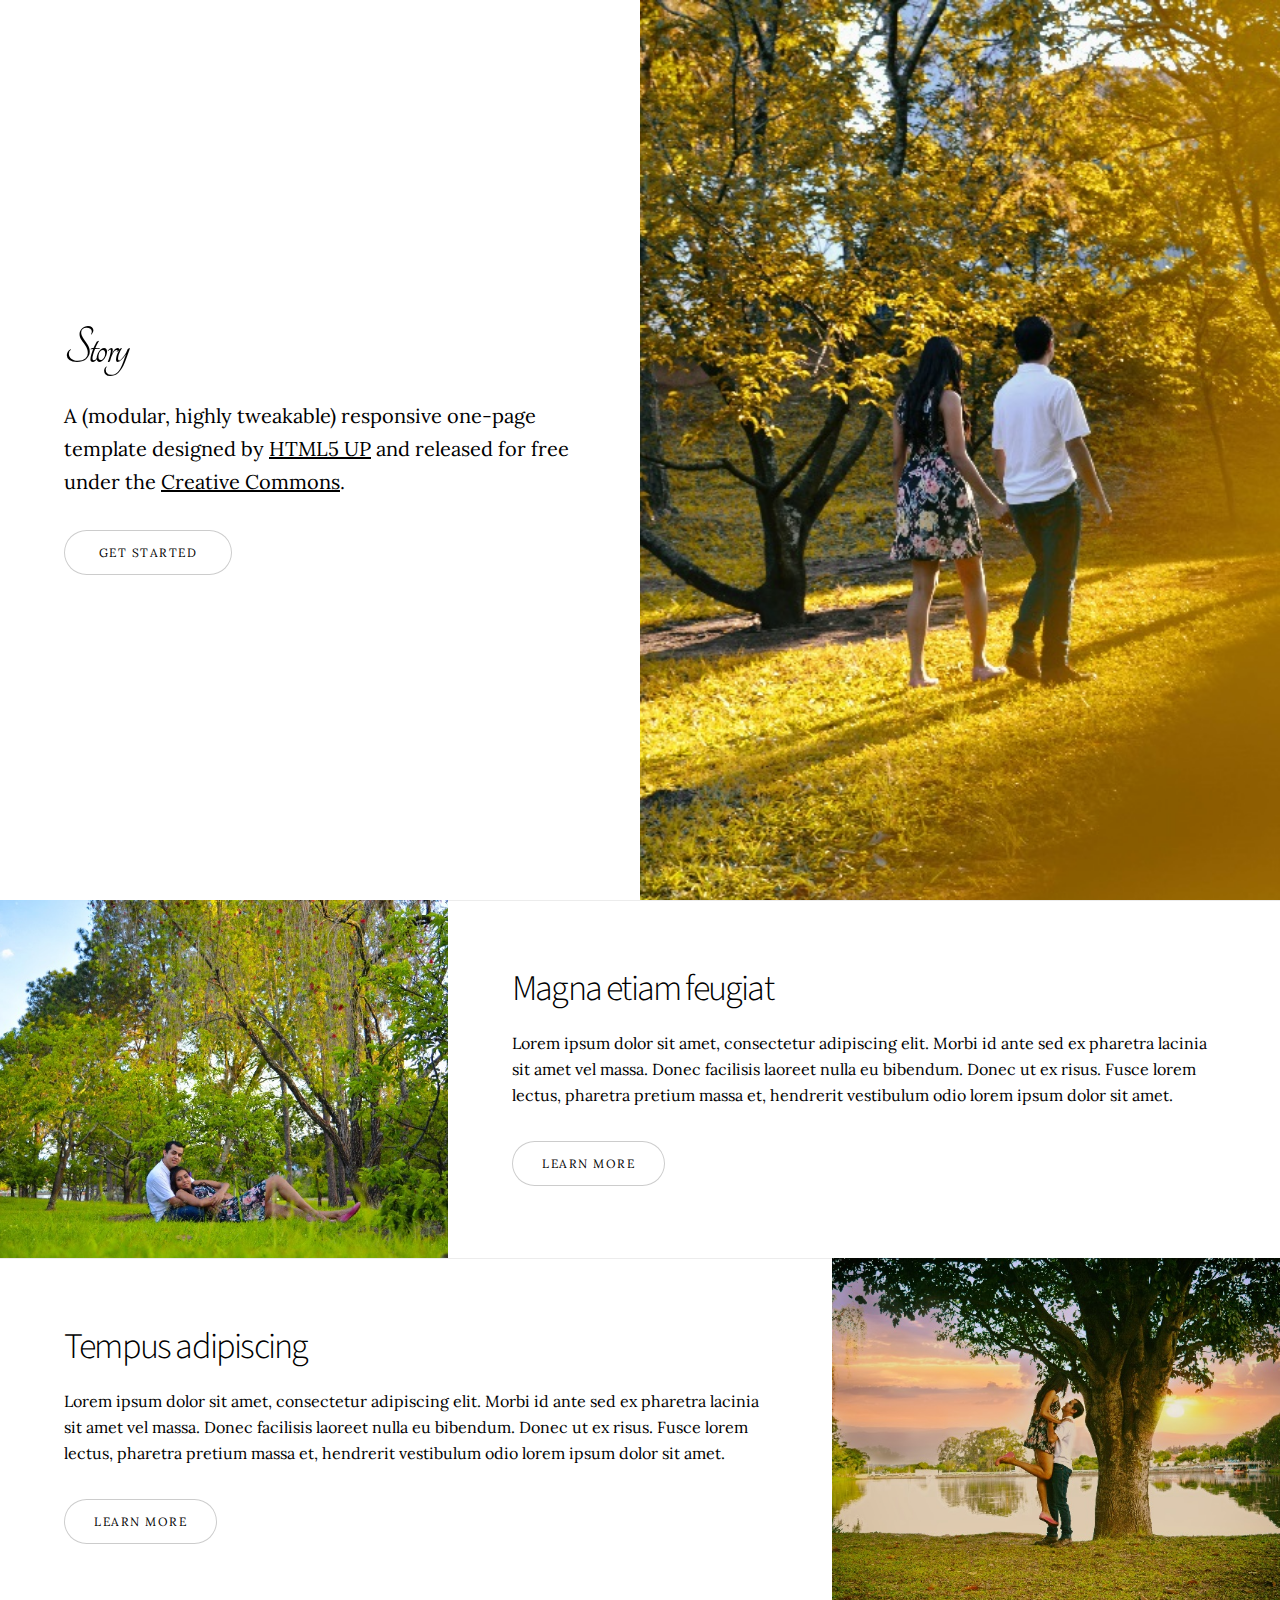
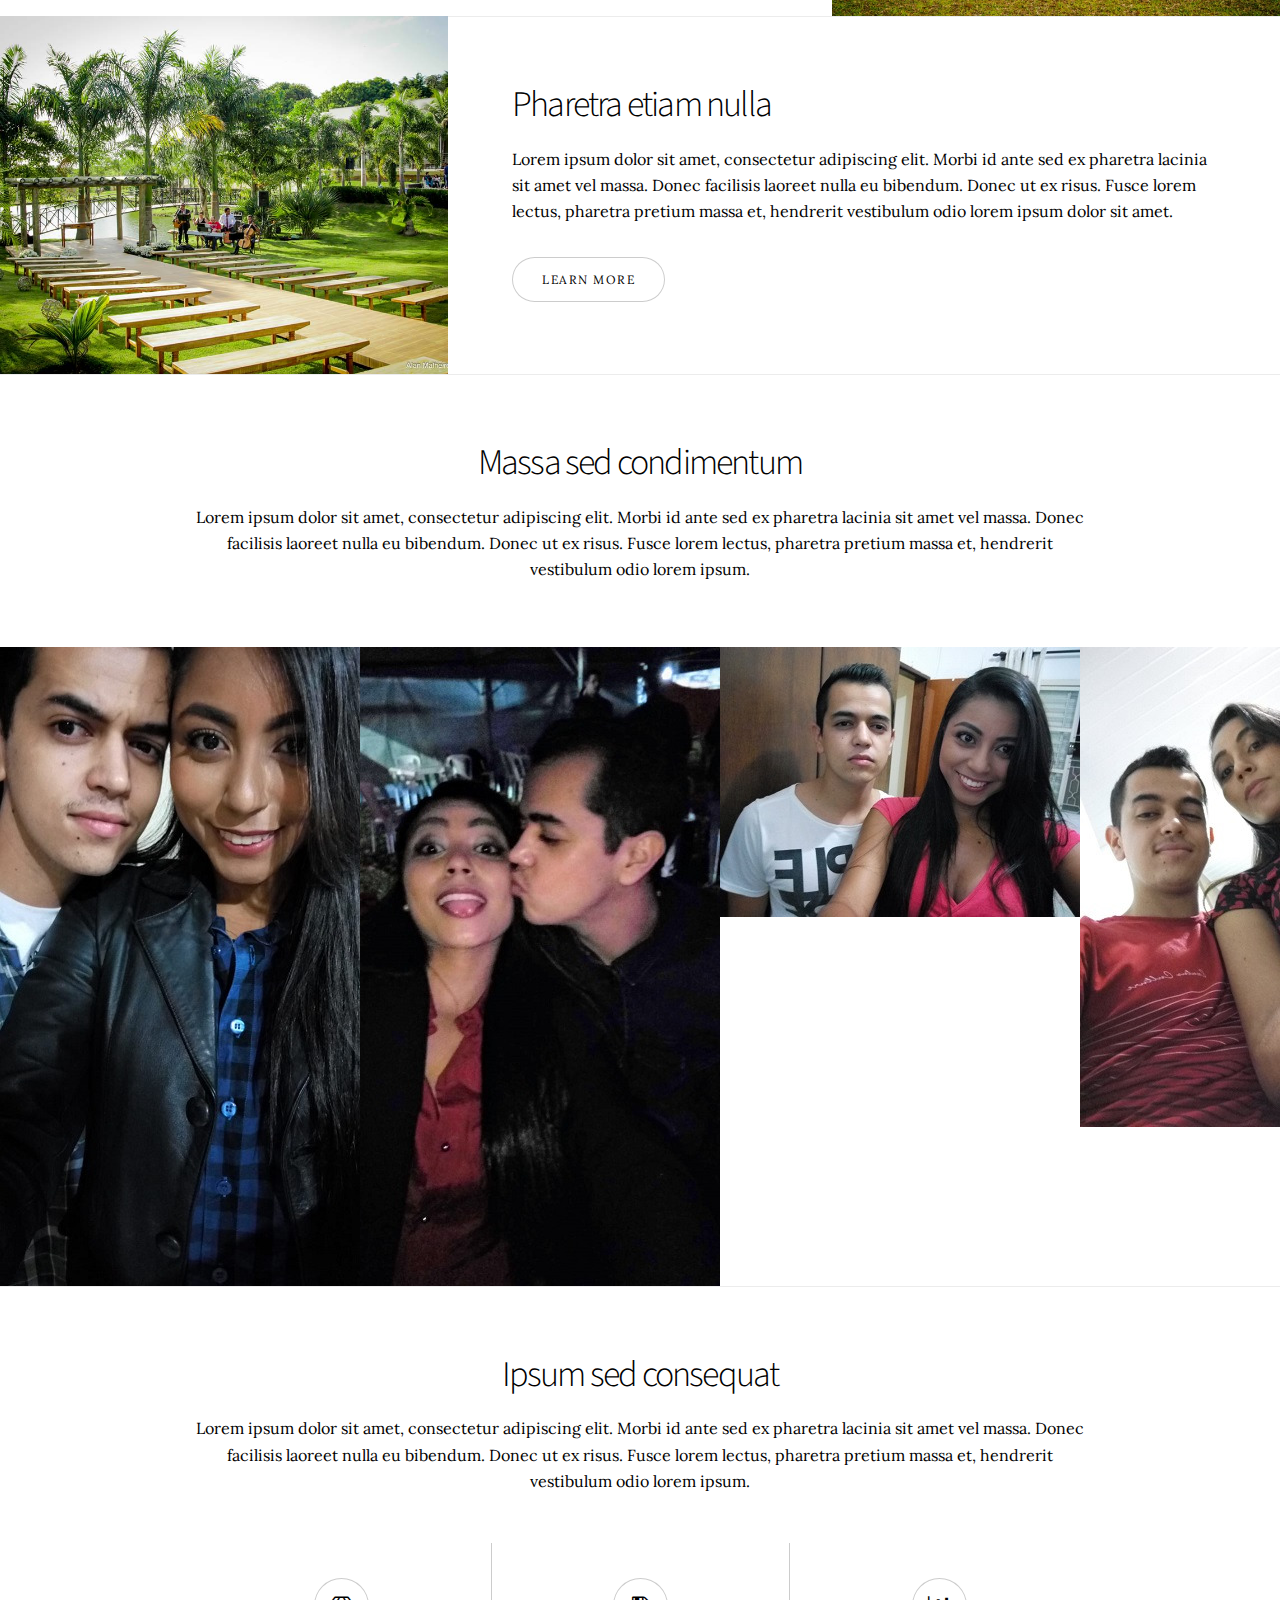
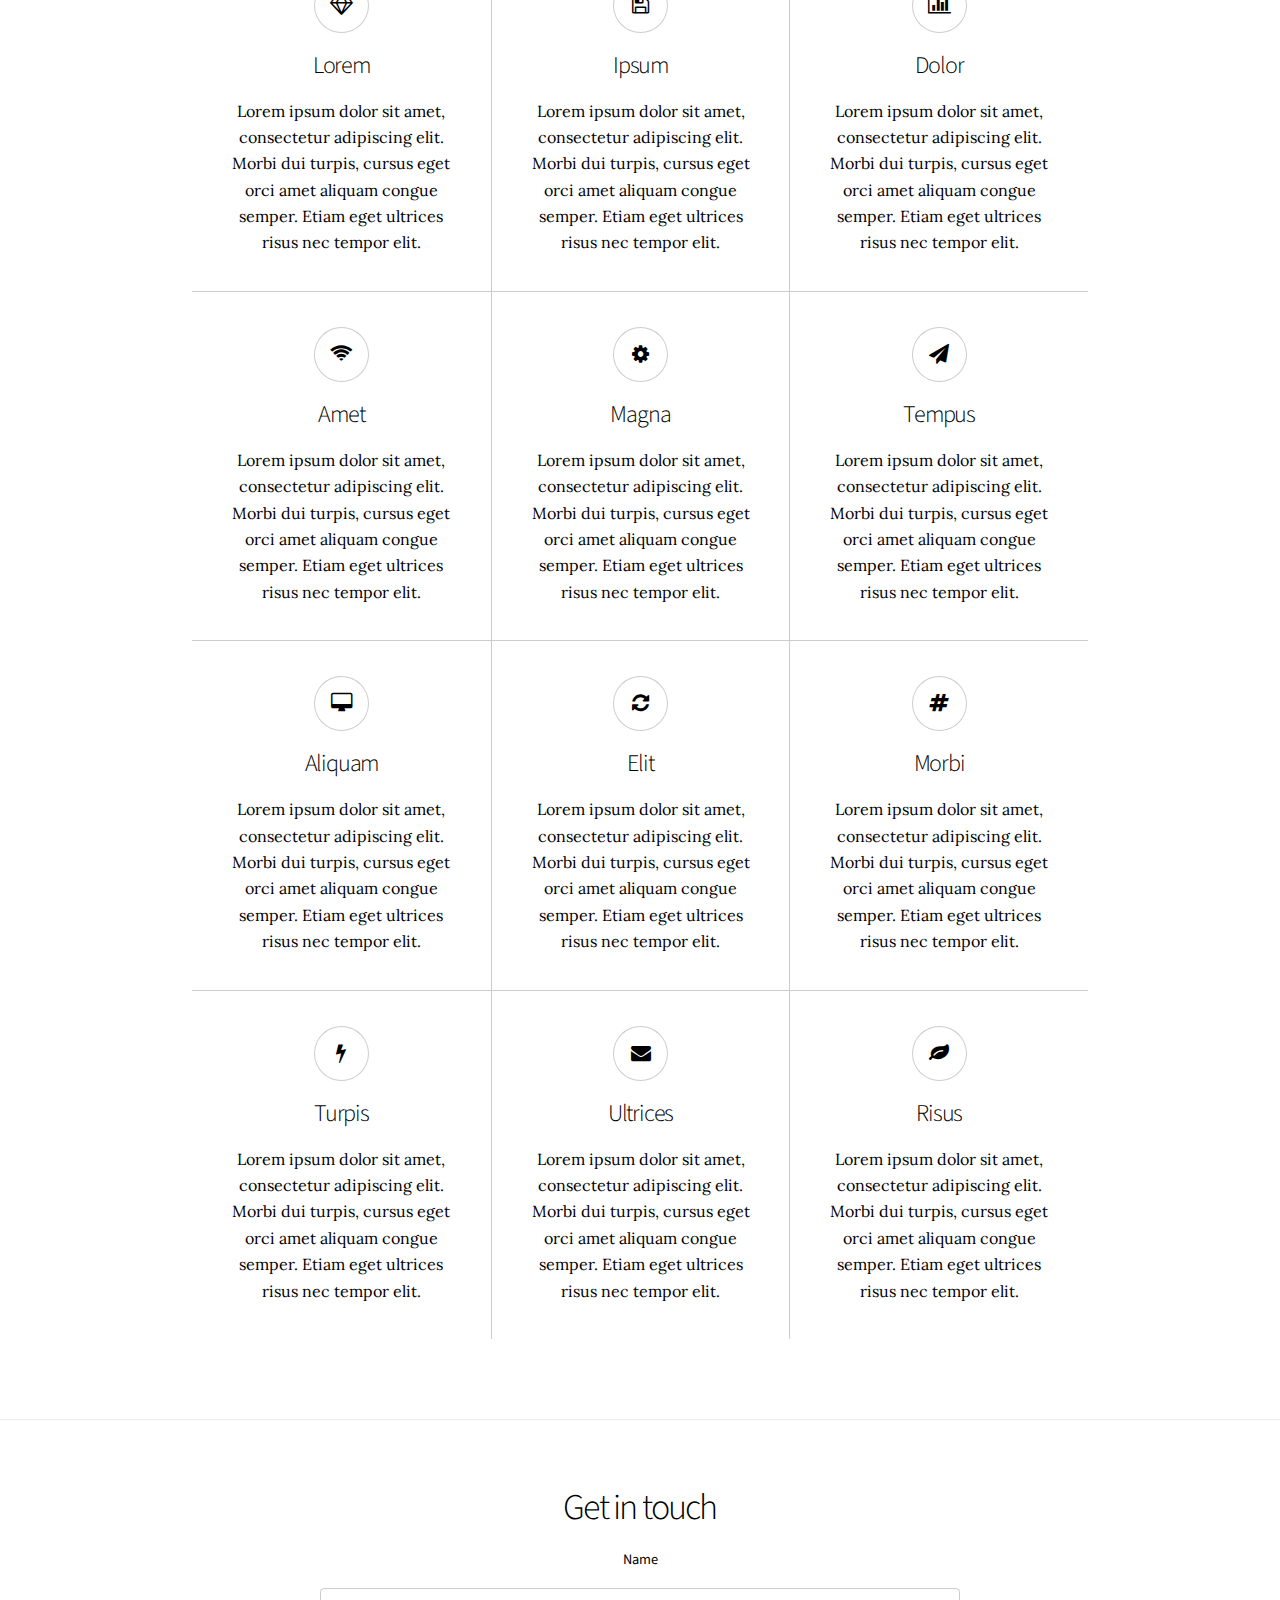
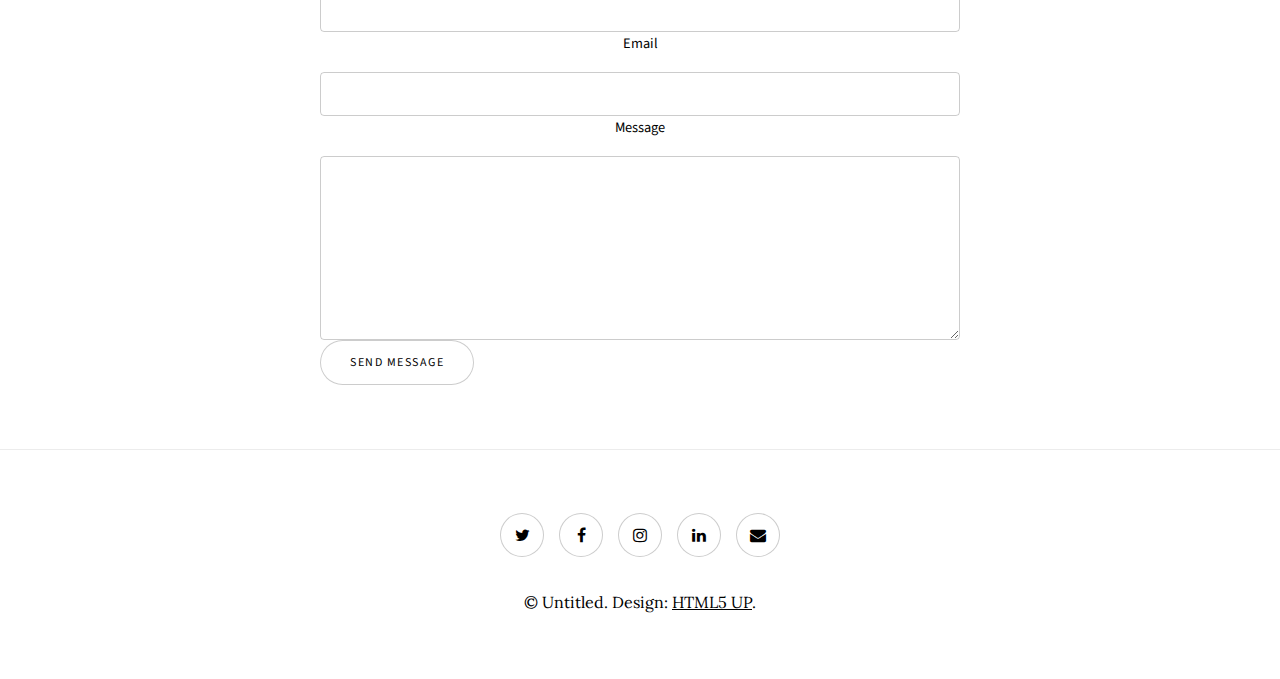
<file: index-story.html>
<html>
	<head>
		<title>Story by HTML5 UP</title>
		<meta charset="utf-8" />
		<meta name="viewport" content="width=device-width, initial-scale=1" />
		<link rel="stylesheet" href="assets/css/main.css" />
	</head>
	<body>

		<!-- Wrapper -->
			<div id="wrapper" class="divided">

				<!-- One -->
					<section class="banner style1 orient-left content-align-left image-position-right fullscreen onload-image-fade-in onload-content-fade-right">
						<div class="content">
							<h1>Story</h1>
							<p class="major">A (modular, highly tweakable) responsive one-page template designed by <a href="https://html5up.net">HTML5 UP</a> and released for free under the <a href="https://html5up.net/license">Creative Commons</a>.</p>
							<ul class="actions vertical">
								<li><a href="#first" class="button big wide smooth-scroll-middle">Get Started</a></li>
							</ul>
						</div>
						<div class="image">
							<img src="images/banner.jpg" alt="" />
						</div>
					</section>

				<!-- Two -->
					<section class="spotlight style1 orient-right content-align-left image-position-center onscroll-image-fade-in" id="first">
						<div class="content">
							<h2>Magna etiam feugiat</h2>
							<p>Lorem ipsum dolor sit amet, consectetur adipiscing elit. Morbi id ante sed ex pharetra lacinia sit amet vel massa. Donec facilisis laoreet nulla eu bibendum. Donec ut ex risus. Fusce lorem lectus, pharetra pretium massa et, hendrerit vestibulum odio lorem ipsum dolor sit amet.</p>
							<ul class="actions vertical">
								<li><a href="#" class="button">Learn More</a></li>
							</ul>
						</div>
						<div class="image">
							<img src="images/spotlight01.jpg" alt="" />
						</div>
					</section>

				<!-- Three -->
					<section class="spotlight style1 orient-left content-align-left image-position-center onscroll-image-fade-in">
						<div class="content">
							<h2>Tempus adipiscing</h2>
							<p>Lorem ipsum dolor sit amet, consectetur adipiscing elit. Morbi id ante sed ex pharetra lacinia sit amet vel massa. Donec facilisis laoreet nulla eu bibendum. Donec ut ex risus. Fusce lorem lectus, pharetra pretium massa et, hendrerit vestibulum odio lorem ipsum dolor sit amet.</p>
							<ul class="actions vertical">
								<li><a href="#" class="button">Learn More</a></li>
							</ul>
						</div>
						<div class="image">
							<img src="images/spotlight02.jpg" alt="" />
						</div>
					</section>

				<!-- Four -->
					<section class="spotlight style1 orient-right content-align-left image-position-center onscroll-image-fade-in">
						<div class="content">
							<h2>Pharetra etiam nulla</h2>
							<p>Lorem ipsum dolor sit amet, consectetur adipiscing elit. Morbi id ante sed ex pharetra lacinia sit amet vel massa. Donec facilisis laoreet nulla eu bibendum. Donec ut ex risus. Fusce lorem lectus, pharetra pretium massa et, hendrerit vestibulum odio lorem ipsum dolor sit amet.</p>
							<ul class="actions vertical">
								<li><a href="#" class="button">Learn More</a></li>
							</ul>
						</div>
						<div class="image">
							<img src="images/spotlight03.jpg" alt="" />
						</div>
					</section>

				<!-- Five -->
					<section class="wrapper style1 align-center">
						<div class="inner">
							<h2>Massa sed condimentum</h2>
							<p>Lorem ipsum dolor sit amet, consectetur adipiscing elit. Morbi id ante sed ex pharetra lacinia sit amet vel massa. Donec facilisis laoreet nulla eu bibendum. Donec ut ex risus. Fusce lorem lectus, pharetra pretium massa et, hendrerit vestibulum odio lorem ipsum.</p>
						</div>

						<!-- Gallery -->
							<div class="gallery style2 medium lightbox onscroll-fade-in">
								<article>
									<a href="images/gallery/fulls/01.jpg" class="image">
										<img src="images/gallery/thumbs/01.jpg" alt="" />
									</a>
									<div class="caption">
										<h3>Ipsum Dolor</h3>
										<p>Lorem ipsum dolor amet, consectetur magna etiam elit. Etiam sed ultrices.</p>
										<ul class="actions">
											<li><span class="button small">Details</span></li>
										</ul>
									</div>
								</article>
								<article>
									<a href="images/gallery/fulls/02.jpg" class="image">
										<img src="images/gallery/thumbs/02.jpg" alt="" />
									</a>
									<div class="caption">
										<h3>Feugiat Lorem</h3>
										<p>Lorem ipsum dolor amet, consectetur magna etiam elit. Etiam sed ultrices.</p>
										<ul class="actions">
											<li><span class="button small">Details</span></li>
										</ul>
									</div>
								</article>
								<article>
									<a href="images/gallery/fulls/03.jpg" class="image">
										<img src="images/gallery/thumbs/03.jpg" alt="" />
									</a>
									<div class="caption">
										<h3>Magna Amet</h3>
										<p>Lorem ipsum dolor amet, consectetur magna etiam elit. Etiam sed ultrices.</p>
										<ul class="actions">
											<li><span class="button small">Details</span></li>
										</ul>
									</div>
								</article>
								<article>
									<a href="images/gallery/fulls/04.jpg" class="image">
										<img src="images/gallery/thumbs/04.jpg" alt="" />
									</a>
									<div class="caption">
										<h3>Sed Tempus</h3>
										<p>Lorem ipsum dolor amet, consectetur magna etiam elit. Etiam sed ultrices.</p>
										<ul class="actions">
											<li><span class="button small">Details</span></li>
										</ul>
									</div>
								</article>
								<article>
									<a href="images/gallery/fulls/05.jpg" class="image">
										<img src="images/gallery/thumbs/05.jpg" alt="" />
									</a>
									<div class="caption">
										<h3>Ultrices Magna</h3>
										<p>Lorem ipsum dolor amet, consectetur magna etiam elit. Etiam sed ultrices.</p>
										<ul class="actions">
											<li><span class="button small">Details</span></li>
										</ul>
									</div>
								</article>
								<article>
									<a href="images/gallery/fulls/06.jpg" class="image">
										<img src="images/gallery/thumbs/06.jpg" alt="" />
									</a>
									<div class="caption">
										<h3>Sed Tempus</h3>
										<p>Lorem ipsum dolor amet, consectetur magna etiam elit. Etiam sed ultrices.</p>
										<ul class="actions">
											<li><span class="button small">Details</span></li>
										</ul>
									</div>
								</article>
								<article>
									<a href="images/gallery/fulls/07.jpg" class="image">
										<img src="images/gallery/thumbs/07.jpg" alt="" />
									</a>
									<div class="caption">
										<h3>Ipsum Lorem</h3>
										<p>Lorem ipsum dolor amet, consectetur magna etiam elit. Etiam sed ultrices.</p>
										<ul class="actions">
											<li><span class="button small">Details</span></li>
										</ul>
									</div>
								</article>
								<article>
									<a href="images/gallery/fulls/08.jpg" class="image">
										<img src="images/gallery/thumbs/08.jpg" alt="" />
									</a>
									<div class="caption">
										<h3>Magna Risus</h3>
										<p>Lorem ipsum dolor amet, consectetur magna etiam elit. Etiam sed ultrices.</p>
										<ul class="actions">
											<li><span class="button small">Details</span></li>
										</ul>
									</div>
								</article>
								<article>
									<a href="images/gallery/fulls/09.jpg" class="image">
										<img src="images/gallery/thumbs/09.jpg" alt="" />
									</a>
									<div class="caption">
										<h3>Tempus Dolor</h3>
										<p>Lorem ipsum dolor amet, consectetur magna etiam elit. Etiam sed ultrices.</p>
										<ul class="actions">
											<li><span class="button small">Details</span></li>
										</ul>
									</div>
								</article>
								<article>
									<a href="images/gallery/fulls/10.jpg" class="image">
										<img src="images/gallery/thumbs/10.jpg" alt="" />
									</a>
									<div class="caption">
										<h3>Sed Etiam</h3>
										<p>Lorem ipsum dolor amet, consectetur magna etiam elit. Etiam sed ultrices.</p>
										<ul class="actions">
											<li><span class="button small">Details</span></li>
										</ul>
									</div>
								</article>
								<article>
									<a href="images/gallery/fulls/11.jpg" class="image">
										<img src="images/gallery/thumbs/11.jpg" alt="" />
									</a>
									<div class="caption">
										<h3>Magna Lorem</h3>
										<p>Lorem ipsum dolor amet, consectetur magna etiam elit. Etiam sed ultrices.</p>
										<ul class="actions">
											<li><span class="button small">Details</span></li>
										</ul>
									</div>
								</article>
								<article>
									<a href="images/gallery/fulls/12.jpg" class="image">
										<img src="images/gallery/thumbs/12.jpg" alt="" />
									</a>
									<div class="caption">
										<h3>Ipsum Dolor</h3>
										<p>Lorem ipsum dolor amet, consectetur magna etiam elit. Etiam sed ultrices.</p>
										<ul class="actions">
											<li><span class="button small">Details</span></li>
										</ul>
									</div>
								</article>
							</div>

					</section>

				<!-- Six -->
					<section class="wrapper style1 align-center">
						<div class="inner">
							<h2>Ipsum sed consequat</h2>
							<p>Lorem ipsum dolor sit amet, consectetur adipiscing elit. Morbi id ante sed ex pharetra lacinia sit amet vel massa. Donec facilisis laoreet nulla eu bibendum. Donec ut ex risus. Fusce lorem lectus, pharetra pretium massa et, hendrerit vestibulum odio lorem ipsum.</p>
							<div class="items style1 medium onscroll-fade-in">
								<section>
									<span class="icon style2 major fa-diamond"></span>
									<h3>Lorem</h3>
									<p>Lorem ipsum dolor sit amet, consectetur adipiscing elit. Morbi dui turpis, cursus eget orci amet aliquam congue semper. Etiam eget ultrices risus nec tempor elit.</p>
								</section>
								<section>
									<span class="icon style2 major fa-save"></span>
									<h3>Ipsum</h3>
									<p>Lorem ipsum dolor sit amet, consectetur adipiscing elit. Morbi dui turpis, cursus eget orci amet aliquam congue semper. Etiam eget ultrices risus nec tempor elit.</p>
								</section>
								<section>
									<span class="icon style2 major fa-bar-chart"></span>
									<h3>Dolor</h3>
									<p>Lorem ipsum dolor sit amet, consectetur adipiscing elit. Morbi dui turpis, cursus eget orci amet aliquam congue semper. Etiam eget ultrices risus nec tempor elit.</p>
								</section>
								<section>
									<span class="icon style2 major fa-wifi"></span>
									<h3>Amet</h3>
									<p>Lorem ipsum dolor sit amet, consectetur adipiscing elit. Morbi dui turpis, cursus eget orci amet aliquam congue semper. Etiam eget ultrices risus nec tempor elit.</p>
								</section>
								<section>
									<span class="icon style2 major fa-cog"></span>
									<h3>Magna</h3>
									<p>Lorem ipsum dolor sit amet, consectetur adipiscing elit. Morbi dui turpis, cursus eget orci amet aliquam congue semper. Etiam eget ultrices risus nec tempor elit.</p>
								</section>
								<section>
									<span class="icon style2 major fa-paper-plane"></span>
									<h3>Tempus</h3>
									<p>Lorem ipsum dolor sit amet, consectetur adipiscing elit. Morbi dui turpis, cursus eget orci amet aliquam congue semper. Etiam eget ultrices risus nec tempor elit.</p>
								</section>
								<section>
									<span class="icon style2 major fa-desktop"></span>
									<h3>Aliquam</h3>
									<p>Lorem ipsum dolor sit amet, consectetur adipiscing elit. Morbi dui turpis, cursus eget orci amet aliquam congue semper. Etiam eget ultrices risus nec tempor elit.</p>
								</section>
								<section>
									<span class="icon style2 major fa-refresh"></span>
									<h3>Elit</h3>
									<p>Lorem ipsum dolor sit amet, consectetur adipiscing elit. Morbi dui turpis, cursus eget orci amet aliquam congue semper. Etiam eget ultrices risus nec tempor elit.</p>
								</section>
								<section>
									<span class="icon style2 major fa-hashtag"></span>
									<h3>Morbi</h3>
									<p>Lorem ipsum dolor sit amet, consectetur adipiscing elit. Morbi dui turpis, cursus eget orci amet aliquam congue semper. Etiam eget ultrices risus nec tempor elit.</p>
								</section>
								<section>
									<span class="icon style2 major fa-bolt"></span>
									<h3>Turpis</h3>
									<p>Lorem ipsum dolor sit amet, consectetur adipiscing elit. Morbi dui turpis, cursus eget orci amet aliquam congue semper. Etiam eget ultrices risus nec tempor elit.</p>
								</section>
								<section>
									<span class="icon style2 major fa-envelope"></span>
									<h3>Ultrices</h3>
									<p>Lorem ipsum dolor sit amet, consectetur adipiscing elit. Morbi dui turpis, cursus eget orci amet aliquam congue semper. Etiam eget ultrices risus nec tempor elit.</p>
								</section>
								<section>
									<span class="icon style2 major fa-leaf"></span>
									<h3>Risus</h3>
									<p>Lorem ipsum dolor sit amet, consectetur adipiscing elit. Morbi dui turpis, cursus eget orci amet aliquam congue semper. Etiam eget ultrices risus nec tempor elit.</p>
								</section>
							</div>
						</div>
					</section>

				<!-- Seven -->
					<section class="wrapper style1 align-center">
						<div class="inner medium">
							<h2>Get in touch</h2>
							<form method="post" action="#">
								<div class="field half first">
									<label for="name">Name</label>
									<input type="text" name="name" id="name" value="" />
								</div>
								<div class="field half">
									<label for="email">Email</label>
									<input type="email" name="email" id="email" value="" />
								</div>
								<div class="field">
									<label for="message">Message</label>
									<textarea name="message" id="message" rows="6"></textarea>
								</div>
								<ul class="actions">
									<li><input type="submit" name="submit" id="submit" value="Send Message" /></li>
								</ul>
							</form>

						</div>
					</section>

				<!-- Footer -->
					<footer class="wrapper style1 align-center">
						<div class="inner">
							<ul class="icons">
								<li><a href="#" class="icon style2 fa-twitter"><span class="label">Twitter</span></a></li>
								<li><a href="#" class="icon style2 fa-facebook"><span class="label">Facebook</span></a></li>
								<li><a href="#" class="icon style2 fa-instagram"><span class="label">Instagram</span></a></li>
								<li><a href="#" class="icon style2 fa-linkedin"><span class="label">LinkedIn</span></a></li>
								<li><a href="#" class="icon style2 fa-envelope"><span class="label">Email</span></a></li>
							</ul>
							<p>&copy; Untitled. Design: <a href="https://html5up.net">HTML5 UP</a>.</p>
						</div>
					</footer>

			</div>

		<!-- Scripts -->
			<script src="assets/js/jquery.min.js"></script>
			<script src="assets/js/jquery.scrollex.min.js"></script>
			<script src="assets/js/jquery.scrolly.min.js"></script>
			<script src="assets/js/skel.min.js"></script>
			<script src="assets/js/util.js"></script>
			<script src="assets/js/main.js"></script>

	</body>
</html>
</file>
<file: assets/css/main.css>
@import url(font-awesome.min.css);
@import url("https://fonts.googleapis.com/css?family=Source+Sans+Pro:300,300i,400,400i");
@import url('https://fonts.googleapis.com/css?family=Lora|Tangerine|Shadows+Into+Light');

/**/

html, body, div, span, applet, object,
iframe, h2, h3, h4, h5, h6, blockquote,
pre, abbr, acronym, address, big, cite,
code, del, dfn, em, ins, kbd, q, s, samp,
small, strike, strong, sub, sup, tt, var, b,
u, i, center, dl, dt, dd, ol, ul, li, fieldset,
form, label, legend, table, caption, tbody,
tfoot, thead, tr, th, td, article, aside,
canvas, details, embed, figure, figcaption,
footer, header, hgroup, menu, nav, output, ruby,
section, summary, time, mark, audio, video {
	margin: 0;
	padding: 0;
	border: 0;
	font-size: 100%;
	font: inherit;
	vertical-align: baseline;
}

img {
	margin: 0;
	padding: 0;
	border: 0;
	font-size: 100%;
	font: inherit;
	vertical-align: center;
}

p, a{
	margin: 0;
	padding: 0;
	border: 0;
	font-size: 100%;
	/*font: inherit;*/
	font-family: 'Lora', serif;
	vertical-align: baseline;
}

h1{
	margin: 0;
	padding: 0;
	border: 0;
	font-size: 100%;
	font-family: 'Tangerine', cursive;
	vertical-align: baseline;
}

article, aside, details, figcaption, figure,
footer, header, hgroup, menu, nav, section {
	display: block;}

body {
	line-height: 1;
}

ol, ul {
	list-style: none;
}

blockquote, q {
	quotes: none;
}

	blockquote:before, blockquote:after, q:before, q:after {
		content: '';
		content: none;
	}

table {
	border-collapse: collapse;
	border-spacing: 0;
}

body {
	-webkit-text-size-adjust: none;
}

mark {
	background-color: transparent;
	color: inherit;
}

input::-moz-focus-inner {
	border: 0;
	padding: 0;
}

input, select, textarea {
	-moz-appearance: none;
	-webkit-appearance: none;
	-ms-appearance: none;
	appearance: none;
}

/* Basic */

	@-ms-viewport {
		width: device-width;
	}

	body {
		-ms-overflow-style: scrollbar;
	}

	@media screen and (max-width: 480px) {

		html, body {
			min-width: 320px;
		}

	}

	html {
		box-sizing: border-box;
	}

	*, *:before, *:after {
		box-sizing: inherit;
	}

	body {
		background: #ffffff;
	}

		body.is-preload *, body.is-preload *:before, body.is-preload *:after {
			-moz-animation: none !important;
			-webkit-animation: none !important;
			-ms-animation: none !important;
			animation: none !important;
			-moz-transition: none !important;
			-webkit-transition: none !important;
			-ms-transition: none !important;
			transition: none !important;
		}

/* Type */

	html {
		font-size: 18pt;
	}

		@media screen and (max-width: 1680px) {

			html {
				font-size: 14pt;
			}

		}

		@media screen and (max-width: 1280px) {

			html {
				font-size: 12pt;
			}

		}

		@media screen and (max-width: 736px) {

			html {
				font-size: 11pt;
			}

		}

		@media screen and (max-width: 360px) {

			html {
				font-size: 10pt;
			}

		}

	body {
		background-color: #ffffff;
		color: #000000;
	}

	body, input, select, textarea {
		font-family: "Source Sans Pro", Helvetica, sans-serif;
		font-size: 1rem;
		font-weight: 300;
		line-height: 1.65;
	}

	a {
		-moz-transition: color 0.2s ease-in-out;
		-webkit-transition: color 0.2s ease-in-out;
		-ms-transition: color 0.2s ease-in-out;
		transition: color 0.2s ease-in-out;
		text-decoration: underline;
	}

		a:hover {
			text-decoration: none;
		}

	strong, b {
		font-weight: 400;
	}

	em, i {
		font-style: italic;
	}

	p {
		margin: 0 0 2rem 0;
	}

		p.major {
			font-size: 1.25rem;
		}

	h1, h2, h3, h4, h5, h6 {
		font-weight: 300;
		line-height: 1.375;
		letter-spacing: -0.05em;
		margin: 0 0 1rem 0;
	}

		h1 a, h2 a, h3 a, h4 a, h5 a, h6 a {
			color: inherit;
			text-decoration: none;
		}

	h1 {
		font-size: 3.5rem;
		line-height: 1.2;
	}

	h2 {
		font-size: 2.25rem;
	}

	h3 {
		font-size: 1.5rem;
	}

	h4 {
		font-size: 1.1rem;
	}

	h5 {
		font-size: 0.9rem;
	}

	h6 {
		font-size: 0.7rem;
	}

	sub {
		font-size: 0.8rem;
		position: relative;
		top: 0.5rem;
	}

	sup {
		font-size: 0.8rem;
		position: relative;
		top: -0.5rem;
	}

	blockquote {
		border-left: solid 4px;
		font-style: italic;
		margin: 0 0 2rem 0;
		padding: 0.5rem 0 0.5rem 2rem;
	}

	code {
		border-radius: 4px;
		font-family: "Courier New", monospace;
		font-size: 0.9em;
		margin: 0 0.25rem;
		padding: 0.25rem 0.325rem;
	}

	pre {
		-webkit-overflow-scrolling: touch;
		font-family: "Courier New", monospace;
		font-size: 0.9em;
		margin: 0 0 2rem 0;
	}

		pre code {
			display: block;
			line-height: 1.5;
			padding: 0.75rem 1rem;
			overflow-x: auto;
		}

	hr {
		border: 0;
		border-bottom: solid 1px;
		margin: 2.5rem 0;
	}

		hr.major {
			margin: 3.5rem 0;
		}

	.align-left {
		text-align: left;
	}

	.align-center {
		text-align: center;
	}

	.align-right {
		text-align: right;
	}

	@media screen and (max-width: 736px) {

		p.major {
			font-size: 1.1rem;
		}

		h1 {
			font-size: 2.5rem;
		}

		h2 {
			font-size: 2rem;
		}

		h3 {
			font-size: 1.25rem;
		}

		h4 {
			font-size: 1rem;
		}

	}

	input, select, textarea {
		color: #000000;
	}

	a {
		color: #000000;
	}

		a:hover {
			color: #47D3E5;
		}

	strong, b {
		color: #000000;
	}

	h1, h2, h3, h4, h5, h6 {
		color: #000000;
	}

	blockquote {
		border-left-color: rgba(0, 0, 0, 0.2);
	}

	code {
		background: rgba(0, 0, 0, 0.05);
		border-color: rgba(0, 0, 0, 0.2);
	}

	hr {
		border-bottom-color: rgba(0, 0, 0, 0.2);
	}

/* Row */

	.row {
		display: flex;
		flex-wrap: wrap;
		box-sizing: border-box;
		align-items: stretch;
	}

		.row > * {
			box-sizing: border-box;
		}

		.row.gtr-uniform > * > :last-child {
			margin-bottom: 0;
		}

		.row.aln-left {
			justify-content: flex-start;
		}

		.row.aln-center {
			justify-content: center;
		}

		.row.aln-right {
			justify-content: flex-end;
		}

		.row.aln-top {
			align-items: flex-start;
		}

		.row.aln-middle {
			align-items: center;
		}

		.row.aln-bottom {
			align-items: flex-end;
		}

		.row > .imp {
			order: -1;
		}

		.row > .col-1 {
			width: 8.3333333333%;
		}

		.row > .off-1 {
			margin-left: 8.3333333333%;
		}

		.row > .col-2 {
			width: 16.6666666667%;
		}

		.row > .off-2 {
			margin-left: 16.6666666667%;
		}

		.row > .col-3 {
			width: 25%;
		}

		.row > .off-3 {
			margin-left: 25%;
		}

		.row > .col-4 {
			width: 33.3333333333%;
		}

		.row > .off-4 {
			margin-left: 33.3333333333%;
		}

		.row > .col-5 {
			width: 41.6666666667%;
		}

		.row > .off-5 {
			margin-left: 41.6666666667%;
		}

		.row > .col-6 {
			width: 50%;
		}

		.row > .off-6 {
			margin-left: 50%;
		}

		.row > .col-7 {
			width: 58.3333333333%;
		}

		.row > .off-7 {
			margin-left: 58.3333333333%;
		}

		.row > .col-8 {
			width: 66.6666666667%;
		}

		.row > .off-8 {
			margin-left: 66.6666666667%;
		}

		.row > .col-9 {
			width: 75%;
		}

		.row > .off-9 {
			margin-left: 75%;
		}

		.row > .col-10 {
			width: 83.3333333333%;
		}

		.row > .off-10 {
			margin-left: 83.3333333333%;
		}

		.row > .col-11 {
			width: 91.6666666667%;
		}

		.row > .off-11 {
			margin-left: 91.6666666667%;
		}

		.row > .col-12 {
			width: 100%;
		}

		.row > .off-12 {
			margin-left: 100%;
		}

		.row.gtr-0 {
			margin-top: 0;
			margin-left: 0rem;
		}

			.row.gtr-0 > * {
				padding: 0 0 0 0rem;
			}

			.row.gtr-0.gtr-uniform {
				margin-top: 0rem;
			}

				.row.gtr-0.gtr-uniform > * {
					padding-top: 0rem;
				}

		.row.gtr-25 {
			margin-top: 0;
			margin-left: -0.5rem;
		}

			.row.gtr-25 > * {
				padding: 0 0 0 0.5rem;
			}

			.row.gtr-25.gtr-uniform {
				margin-top: -0.5rem;
			}

				.row.gtr-25.gtr-uniform > * {
					padding-top: 0.5rem;
				}

		.row.gtr-50 {
			margin-top: 0;
			margin-left: -1rem;
		}

			.row.gtr-50 > * {
				padding: 0 0 0 1rem;
			}

			.row.gtr-50.gtr-uniform {
				margin-top: -1rem;
			}

				.row.gtr-50.gtr-uniform > * {
					padding-top: 1rem;
				}

		.row {
			margin-top: 0;
			margin-left: -2rem;
		}

			.row > * {
				padding: 0 0 0 2rem;
			}

			.row.gtr-uniform {
				margin-top: -2rem;
			}

				.row.gtr-uniform > * {
					padding-top: 2rem;
				}

		.row.gtr-150 {
			margin-top: 0;
			margin-left: -3rem;
		}

			.row.gtr-150 > * {
				padding: 0 0 0 3rem;
			}

			.row.gtr-150.gtr-uniform {
				margin-top: -3rem;
			}

				.row.gtr-150.gtr-uniform > * {
					padding-top: 3rem;
				}

		.row.gtr-200 {
			margin-top: 0;
			margin-left: -4rem;
		}

			.row.gtr-200 > * {
				padding: 0 0 0 4rem;
			}

			.row.gtr-200.gtr-uniform {
				margin-top: -4rem;
			}

				.row.gtr-200.gtr-uniform > * {
					padding-top: 4rem;
				}

		@media screen and (max-width: 1680px) {

			.row {
				display: flex;
				flex-wrap: wrap;
				box-sizing: border-box;
				align-items: stretch;
			}

				.row > * {
					box-sizing: border-box;
				}

				.row.gtr-uniform > * > :last-child {
					margin-bottom: 0;
				}

				.row.aln-left {
					justify-content: flex-start;
				}

				.row.aln-center {
					justify-content: center;
				}

				.row.aln-right {
					justify-content: flex-end;
				}

				.row.aln-top {
					align-items: flex-start;
				}

				.row.aln-middle {
					align-items: center;
				}

				.row.aln-bottom {
					align-items: flex-end;
				}

				.row > .imp-xlarge {
					order: -1;
				}

				.row > .col-1-xlarge {
					width: 8.3333333333%;
				}

				.row > .off-1-xlarge {
					margin-left: 8.3333333333%;
				}

				.row > .col-2-xlarge {
					width: 16.6666666667%;
				}

				.row > .off-2-xlarge {
					margin-left: 16.6666666667%;
				}

				.row > .col-3-xlarge {
					width: 25%;
				}

				.row > .off-3-xlarge {
					margin-left: 25%;
				}

				.row > .col-4-xlarge {
					width: 33.3333333333%;
				}

				.row > .off-4-xlarge {
					margin-left: 33.3333333333%;
				}

				.row > .col-5-xlarge {
					width: 41.6666666667%;
				}

				.row > .off-5-xlarge {
					margin-left: 41.6666666667%;
				}

				.row > .col-6-xlarge {
					width: 50%;
				}

				.row > .off-6-xlarge {
					margin-left: 50%;
				}

				.row > .col-7-xlarge {
					width: 58.3333333333%;
				}

				.row > .off-7-xlarge {
					margin-left: 58.3333333333%;
				}

				.row > .col-8-xlarge {
					width: 66.6666666667%;
				}

				.row > .off-8-xlarge {
					margin-left: 66.6666666667%;
				}

				.row > .col-9-xlarge {
					width: 75%;
				}

				.row > .off-9-xlarge {
					margin-left: 75%;
				}

				.row > .col-10-xlarge {
					width: 83.3333333333%;
				}

				.row > .off-10-xlarge {
					margin-left: 83.3333333333%;
				}

				.row > .col-11-xlarge {
					width: 91.6666666667%;
				}

				.row > .off-11-xlarge {
					margin-left: 91.6666666667%;
				}

				.row > .col-12-xlarge {
					width: 100%;
				}

				.row > .off-12-xlarge {
					margin-left: 100%;
				}

				.row.gtr-0 {
					margin-top: 0;
					margin-left: 0rem;
				}

					.row.gtr-0 > * {
						padding: 0 0 0 0rem;
					}

					.row.gtr-0.gtr-uniform {
						margin-top: 0rem;
					}

						.row.gtr-0.gtr-uniform > * {
							padding-top: 0rem;
						}

				.row.gtr-25 {
					margin-top: 0;
					margin-left: -0.5rem;
				}

					.row.gtr-25 > * {
						padding: 0 0 0 0.5rem;
					}

					.row.gtr-25.gtr-uniform {
						margin-top: -0.5rem;
					}

						.row.gtr-25.gtr-uniform > * {
							padding-top: 0.5rem;
						}

				.row.gtr-50 {
					margin-top: 0;
					margin-left: -1rem;
				}

					.row.gtr-50 > * {
						padding: 0 0 0 1rem;
					}

					.row.gtr-50.gtr-uniform {
						margin-top: -1rem;
					}

						.row.gtr-50.gtr-uniform > * {
							padding-top: 1rem;
						}

				.row {
					margin-top: 0;
					margin-left: -2rem;
				}

					.row > * {
						padding: 0 0 0 2rem;
					}

					.row.gtr-uniform {
						margin-top: -2rem;
					}

						.row.gtr-uniform > * {
							padding-top: 2rem;
						}

				.row.gtr-150 {
					margin-top: 0;
					margin-left: -3rem;
				}

					.row.gtr-150 > * {
						padding: 0 0 0 3rem;
					}

					.row.gtr-150.gtr-uniform {
						margin-top: -3rem;
					}

						.row.gtr-150.gtr-uniform > * {
							padding-top: 3rem;
						}

				.row.gtr-200 {
					margin-top: 0;
					margin-left: -4rem;
				}

					.row.gtr-200 > * {
						padding: 0 0 0 4rem;
					}

					.row.gtr-200.gtr-uniform {
						margin-top: -4rem;
					}

						.row.gtr-200.gtr-uniform > * {
							padding-top: 4rem;
						}

		}

		@media screen and (max-width: 1280px) {

			.row {
				display: flex;
				flex-wrap: wrap;
				box-sizing: border-box;
				align-items: stretch;
			}

				.row > * {
					box-sizing: border-box;
				}

				.row.gtr-uniform > * > :last-child {
					margin-bottom: 0;
				}

				.row.aln-left {
					justify-content: flex-start;
				}

				.row.aln-center {
					justify-content: center;
				}

				.row.aln-right {
					justify-content: flex-end;
				}

				.row.aln-top {
					align-items: flex-start;
				}

				.row.aln-middle {
					align-items: center;
				}

				.row.aln-bottom {
					align-items: flex-end;
				}

				.row > .imp-large {
					order: -1;
				}

				.row > .col-1-large {
					width: 8.3333333333%;
				}

				.row > .off-1-large {
					margin-left: 8.3333333333%;
				}

				.row > .col-2-large {
					width: 16.6666666667%;
				}

				.row > .off-2-large {
					margin-left: 16.6666666667%;
				}

				.row > .col-3-large {
					width: 25%;
				}

				.row > .off-3-large {
					margin-left: 25%;
				}

				.row > .col-4-large {
					width: 33.3333333333%;
				}

				.row > .off-4-large {
					margin-left: 33.3333333333%;
				}

				.row > .col-5-large {
					width: 41.6666666667%;
				}

				.row > .off-5-large {
					margin-left: 41.6666666667%;
				}

				.row > .col-6-large {
					width: 50%;
				}

				.row > .off-6-large {
					margin-left: 50%;
				}

				.row > .col-7-large {
					width: 58.3333333333%;
				}

				.row > .off-7-large {
					margin-left: 58.3333333333%;
				}

				.row > .col-8-large {
					width: 66.6666666667%;
				}

				.row > .off-8-large {
					margin-left: 66.6666666667%;
				}

				.row > .col-9-large {
					width: 75%;
				}

				.row > .off-9-large {
					margin-left: 75%;
				}

				.row > .col-10-large {
					width: 83.3333333333%;
				}

				.row > .off-10-large {
					margin-left: 83.3333333333%;
				}

				.row > .col-11-large {
					width: 91.6666666667%;
				}

				.row > .off-11-large {
					margin-left: 91.6666666667%;
				}

				.row > .col-12-large {
					width: 100%;
				}

				.row > .off-12-large {
					margin-left: 100%;
				}

				.row.gtr-0 {
					margin-top: 0;
					margin-left: 0rem;
				}

					.row.gtr-0 > * {
						padding: 0 0 0 0rem;
					}

					.row.gtr-0.gtr-uniform {
						margin-top: 0rem;
					}

						.row.gtr-0.gtr-uniform > * {
							padding-top: 0rem;
						}

				.row.gtr-25 {
					margin-top: 0;
					margin-left: -0.5rem;
				}

					.row.gtr-25 > * {
						padding: 0 0 0 0.5rem;
					}

					.row.gtr-25.gtr-uniform {
						margin-top: -0.5rem;
					}

						.row.gtr-25.gtr-uniform > * {
							padding-top: 0.5rem;
						}

				.row.gtr-50 {
					margin-top: 0;
					margin-left: -1rem;
				}

					.row.gtr-50 > * {
						padding: 0 0 0 1rem;
					}

					.row.gtr-50.gtr-uniform {
						margin-top: -1rem;
					}

						.row.gtr-50.gtr-uniform > * {
							padding-top: 1rem;
						}

				.row {
					margin-top: 0;
					margin-left: -2rem;
				}

					.row > * {
						padding: 0 0 0 2rem;
					}

					.row.gtr-uniform {
						margin-top: -2rem;
					}

						.row.gtr-uniform > * {
							padding-top: 2rem;
						}

				.row.gtr-150 {
					margin-top: 0;
					margin-left: -3rem;
				}

					.row.gtr-150 > * {
						padding: 0 0 0 3rem;
					}

					.row.gtr-150.gtr-uniform {
						margin-top: -3rem;
					}

						.row.gtr-150.gtr-uniform > * {
							padding-top: 3rem;
						}

				.row.gtr-200 {
					margin-top: 0;
					margin-left: -4rem;
				}

					.row.gtr-200 > * {
						padding: 0 0 0 4rem;
					}

					.row.gtr-200.gtr-uniform {
						margin-top: -4rem;
					}

						.row.gtr-200.gtr-uniform > * {
							padding-top: 4rem;
						}

		}

		@media screen and (max-width: 980px) {

			.row {
				display: flex;
				flex-wrap: wrap;
				box-sizing: border-box;
				align-items: stretch;
			}

				.row > * {
					box-sizing: border-box;
				}

				.row.gtr-uniform > * > :last-child {
					margin-bottom: 0;
				}

				.row.aln-left {
					justify-content: flex-start;
				}

				.row.aln-center {
					justify-content: center;
				}

				.row.aln-right {
					justify-content: flex-end;
				}

				.row.aln-top {
					align-items: flex-start;
				}

				.row.aln-middle {
					align-items: center;
				}

				.row.aln-bottom {
					align-items: flex-end;
				}

				.row > .imp-medium {
					order: -1;
				}

				.row > .col-1-medium {
					width: 8.3333333333%;
				}

				.row > .off-1-medium {
					margin-left: 8.3333333333%;
				}

				.row > .col-2-medium {
					width: 16.6666666667%;
				}

				.row > .off-2-medium {
					margin-left: 16.6666666667%;
				}

				.row > .col-3-medium {
					width: 25%;
				}

				.row > .off-3-medium {
					margin-left: 25%;
				}

				.row > .col-4-medium {
					width: 33.3333333333%;
				}

				.row > .off-4-medium {
					margin-left: 33.3333333333%;
				}

				.row > .col-5-medium {
					width: 41.6666666667%;
				}

				.row > .off-5-medium {
					margin-left: 41.6666666667%;
				}

				.row > .col-6-medium {
					width: 50%;
				}

				.row > .off-6-medium {
					margin-left: 50%;
				}

				.row > .col-7-medium {
					width: 58.3333333333%;
				}

				.row > .off-7-medium {
					margin-left: 58.3333333333%;
				}

				.row > .col-8-medium {
					width: 66.6666666667%;
				}

				.row > .off-8-medium {
					margin-left: 66.6666666667%;
				}

				.row > .col-9-medium {
					width: 75%;
				}

				.row > .off-9-medium {
					margin-left: 75%;
				}

				.row > .col-10-medium {
					width: 83.3333333333%;
				}

				.row > .off-10-medium {
					margin-left: 83.3333333333%;
				}

				.row > .col-11-medium {
					width: 91.6666666667%;
				}

				.row > .off-11-medium {
					margin-left: 91.6666666667%;
				}

				.row > .col-12-medium {
					width: 100%;
				}

				.row > .off-12-medium {
					margin-left: 100%;
				}

				.row.gtr-0 {
					margin-top: 0;
					margin-left: 0rem;
				}

					.row.gtr-0 > * {
						padding: 0 0 0 0rem;
					}

					.row.gtr-0.gtr-uniform {
						margin-top: 0rem;
					}

						.row.gtr-0.gtr-uniform > * {
							padding-top: 0rem;
						}

				.row.gtr-25 {
					margin-top: 0;
					margin-left: -0.5rem;
				}

					.row.gtr-25 > * {
						padding: 0 0 0 0.5rem;
					}

					.row.gtr-25.gtr-uniform {
						margin-top: -0.5rem;
					}

						.row.gtr-25.gtr-uniform > * {
							padding-top: 0.5rem;
						}

				.row.gtr-50 {
					margin-top: 0;
					margin-left: -1rem;
				}

					.row.gtr-50 > * {
						padding: 0 0 0 1rem;
					}

					.row.gtr-50.gtr-uniform {
						margin-top: -1rem;
					}

						.row.gtr-50.gtr-uniform > * {
							padding-top: 1rem;
						}

				.row {
					margin-top: 0;
					margin-left: -2rem;
				}

					.row > * {
						padding: 0 0 0 2rem;
					}

					.row.gtr-uniform {
						margin-top: -2rem;
					}

						.row.gtr-uniform > * {
							padding-top: 2rem;
						}

				.row.gtr-150 {
					margin-top: 0;
					margin-left: -3rem;
				}

					.row.gtr-150 > * {
						padding: 0 0 0 3rem;
					}

					.row.gtr-150.gtr-uniform {
						margin-top: -3rem;
					}

						.row.gtr-150.gtr-uniform > * {
							padding-top: 3rem;
						}

				.row.gtr-200 {
					margin-top: 0;
					margin-left: -4rem;
				}

					.row.gtr-200 > * {
						padding: 0 0 0 4rem;
					}

					.row.gtr-200.gtr-uniform {
						margin-top: -4rem;
					}

						.row.gtr-200.gtr-uniform > * {
							padding-top: 4rem;
						}

		}

		@media screen and (max-width: 736px) {

			.row {
				display: flex;
				flex-wrap: wrap;
				box-sizing: border-box;
				align-items: stretch;
			}

				.row > * {
					box-sizing: border-box;
				}

				.row.gtr-uniform > * > :last-child {
					margin-bottom: 0;
				}

				.row.aln-left {
					justify-content: flex-start;
				}

				.row.aln-center {
					justify-content: center;
				}

				.row.aln-right {
					justify-content: flex-end;
				}

				.row.aln-top {
					align-items: flex-start;
				}

				.row.aln-middle {
					align-items: center;
				}

				.row.aln-bottom {
					align-items: flex-end;
				}

				.row > .imp-small {
					order: -1;
				}

				.row > .col-1-small {
					width: 8.3333333333%;
				}

				.row > .off-1-small {
					margin-left: 8.3333333333%;
				}

				.row > .col-2-small {
					width: 16.6666666667%;
				}

				.row > .off-2-small {
					margin-left: 16.6666666667%;
				}

				.row > .col-3-small {
					width: 25%;
				}

				.row > .off-3-small {
					margin-left: 25%;
				}

				.row > .col-4-small {
					width: 33.3333333333%;
				}

				.row > .off-4-small {
					margin-left: 33.3333333333%;
				}

				.row > .col-5-small {
					width: 41.6666666667%;
				}

				.row > .off-5-small {
					margin-left: 41.6666666667%;
				}

				.row > .col-6-small {
					width: 50%;
				}

				.row > .off-6-small {
					margin-left: 50%;
				}

				.row > .col-7-small {
					width: 58.3333333333%;
				}

				.row > .off-7-small {
					margin-left: 58.3333333333%;
				}

				.row > .col-8-small {
					width: 66.6666666667%;
				}

				.row > .off-8-small {
					margin-left: 66.6666666667%;
				}

				.row > .col-9-small {
					width: 75%;
				}

				.row > .off-9-small {
					margin-left: 75%;
				}

				.row > .col-10-small {
					width: 83.3333333333%;
				}

				.row > .off-10-small {
					margin-left: 83.3333333333%;
				}

				.row > .col-11-small {
					width: 91.6666666667%;
				}

				.row > .off-11-small {
					margin-left: 91.6666666667%;
				}

				.row > .col-12-small {
					width: 100%;
				}

				.row > .off-12-small {
					margin-left: 100%;
				}

				.row.gtr-0 {
					margin-top: 0;
					margin-left: 0rem;
				}

					.row.gtr-0 > * {
						padding: 0 0 0 0rem;
					}

					.row.gtr-0.gtr-uniform {
						margin-top: 0rem;
					}

						.row.gtr-0.gtr-uniform > * {
							padding-top: 0rem;
						}

				.row.gtr-25 {
					margin-top: 0;
					margin-left: -0.5rem;
				}

					.row.gtr-25 > * {
						padding: 0 0 0 0.5rem;
					}

					.row.gtr-25.gtr-uniform {
						margin-top: -0.5rem;
					}

						.row.gtr-25.gtr-uniform > * {
							padding-top: 0.5rem;
						}

				.row.gtr-50 {
					margin-top: 0;
					margin-left: -1rem;
				}

					.row.gtr-50 > * {
						padding: 0 0 0 1rem;
					}

					.row.gtr-50.gtr-uniform {
						margin-top: -1rem;
					}

						.row.gtr-50.gtr-uniform > * {
							padding-top: 1rem;
						}

				.row {
					margin-top: 0;
					margin-left: -2rem;
				}

					.row > * {
						padding: 0 0 0 2rem;
					}

					.row.gtr-uniform {
						margin-top: -2rem;
					}

						.row.gtr-uniform > * {
							padding-top: 2rem;
						}

				.row.gtr-150 {
					margin-top: 0;
					margin-left: -3rem;
				}

					.row.gtr-150 > * {
						padding: 0 0 0 3rem;
					}

					.row.gtr-150.gtr-uniform {
						margin-top: -3rem;
					}

						.row.gtr-150.gtr-uniform > * {
							padding-top: 3rem;
						}

				.row.gtr-200 {
					margin-top: 0;
					margin-left: -4rem;
				}

					.row.gtr-200 > * {
						padding: 0 0 0 4rem;
					}

					.row.gtr-200.gtr-uniform {
						margin-top: -4rem;
					}

						.row.gtr-200.gtr-uniform > * {
							padding-top: 4rem;
						}

		}

		@media screen and (max-width: 480px) {

			.row {
				display: flex;
				flex-wrap: wrap;
				box-sizing: border-box;
				align-items: stretch;
			}

				.row > * {
					box-sizing: border-box;
				}

				.row.gtr-uniform > * > :last-child {
					margin-bottom: 0;
				}

				.row.aln-left {
					justify-content: flex-start;
				}

				.row.aln-center {
					justify-content: center;
				}

				.row.aln-right {
					justify-content: flex-end;
				}

				.row.aln-top {
					align-items: flex-start;
				}

				.row.aln-middle {
					align-items: center;
				}

				.row.aln-bottom {
					align-items: flex-end;
				}

				.row > .imp-xsmall {
					order: -1;
				}

				.row > .col-1-xsmall {
					width: 8.3333333333%;
				}

				.row > .off-1-xsmall {
					margin-left: 8.3333333333%;
				}

				.row > .col-2-xsmall {
					width: 16.6666666667%;
				}

				.row > .off-2-xsmall {
					margin-left: 16.6666666667%;
				}

				.row > .col-3-xsmall {
					width: 25%;
				}

				.row > .off-3-xsmall {
					margin-left: 25%;
				}

				.row > .col-4-xsmall {
					width: 33.3333333333%;
				}

				.row > .off-4-xsmall {
					margin-left: 33.3333333333%;
				}

				.row > .col-5-xsmall {
					width: 41.6666666667%;
				}

				.row > .off-5-xsmall {
					margin-left: 41.6666666667%;
				}

				.row > .col-6-xsmall {
					width: 50%;
				}

				.row > .off-6-xsmall {
					margin-left: 50%;
				}

				.row > .col-7-xsmall {
					width: 58.3333333333%;
				}

				.row > .off-7-xsmall {
					margin-left: 58.3333333333%;
				}

				.row > .col-8-xsmall {
					width: 66.6666666667%;
				}

				.row > .off-8-xsmall {
					margin-left: 66.6666666667%;
				}

				.row > .col-9-xsmall {
					width: 75%;
				}

				.row > .off-9-xsmall {
					margin-left: 75%;
				}

				.row > .col-10-xsmall {
					width: 83.3333333333%;
				}

				.row > .off-10-xsmall {
					margin-left: 83.3333333333%;
				}

				.row > .col-11-xsmall {
					width: 91.6666666667%;
				}

				.row > .off-11-xsmall {
					margin-left: 91.6666666667%;
				}

				.row > .col-12-xsmall {
					width: 100%;
				}

				.row > .off-12-xsmall {
					margin-left: 100%;
				}

				.row.gtr-0 {
					margin-top: 0;
					margin-left: 0rem;
				}

					.row.gtr-0 > * {
						padding: 0 0 0 0rem;
					}

					.row.gtr-0.gtr-uniform {
						margin-top: 0rem;
					}

						.row.gtr-0.gtr-uniform > * {
							padding-top: 0rem;
						}

				.row.gtr-25 {
					margin-top: 0;
					margin-left: -0.5rem;
				}

					.row.gtr-25 > * {
						padding: 0 0 0 0.5rem;
					}

					.row.gtr-25.gtr-uniform {
						margin-top: -0.5rem;
					}

						.row.gtr-25.gtr-uniform > * {
							padding-top: 0.5rem;
						}

				.row.gtr-50 {
					margin-top: 0;
					margin-left: -1rem;
				}

					.row.gtr-50 > * {
						padding: 0 0 0 1rem;
					}

					.row.gtr-50.gtr-uniform {
						margin-top: -1rem;
					}

						.row.gtr-50.gtr-uniform > * {
							padding-top: 1rem;
						}

				.row {
					margin-top: 0;
					margin-left: -2rem;
				}

					.row > * {
						padding: 0 0 0 2rem;
					}

					.row.gtr-uniform {
						margin-top: -2rem;
					}

						.row.gtr-uniform > * {
							padding-top: 2rem;
						}

				.row.gtr-150 {
					margin-top: 0;
					margin-left: -3rem;
				}

					.row.gtr-150 > * {
						padding: 0 0 0 3rem;
					}

					.row.gtr-150.gtr-uniform {
						margin-top: -3rem;
					}

						.row.gtr-150.gtr-uniform > * {
							padding-top: 3rem;
						}

				.row.gtr-200 {
					margin-top: 0;
					margin-left: -4rem;
				}

					.row.gtr-200 > * {
						padding: 0 0 0 4rem;
					}

					.row.gtr-200.gtr-uniform {
						margin-top: -4rem;
					}

						.row.gtr-200.gtr-uniform > * {
							padding-top: 4rem;
						}

		}

		@media screen and (max-width: 360px) {

			.row {
				display: flex;
				flex-wrap: wrap;
				box-sizing: border-box;
				align-items: stretch;
			}

				.row > * {
					box-sizing: border-box;
				}

				.row.gtr-uniform > * > :last-child {
					margin-bottom: 0;
				}

				.row.aln-left {
					justify-content: flex-start;
				}

				.row.aln-center {
					justify-content: center;
				}

				.row.aln-right {
					justify-content: flex-end;
				}

				.row.aln-top {
					align-items: flex-start;
				}

				.row.aln-middle {
					align-items: center;
				}

				.row.aln-bottom {
					align-items: flex-end;
				}

				.row > .imp-xxsmall {
					order: -1;
				}

				.row > .col-1-xxsmall {
					width: 8.3333333333%;
				}

				.row > .off-1-xxsmall {
					margin-left: 8.3333333333%;
				}

				.row > .col-2-xxsmall {
					width: 16.6666666667%;
				}

				.row > .off-2-xxsmall {
					margin-left: 16.6666666667%;
				}

				.row > .col-3-xxsmall {
					width: 25%;
				}

				.row > .off-3-xxsmall {
					margin-left: 25%;
				}

				.row > .col-4-xxsmall {
					width: 33.3333333333%;
				}

				.row > .off-4-xxsmall {
					margin-left: 33.3333333333%;
				}

				.row > .col-5-xxsmall {
					width: 41.6666666667%;
				}

				.row > .off-5-xxsmall {
					margin-left: 41.6666666667%;
				}

				.row > .col-6-xxsmall {
					width: 50%;
				}

				.row > .off-6-xxsmall {
					margin-left: 50%;
				}

				.row > .col-7-xxsmall {
					width: 58.3333333333%;
				}

				.row > .off-7-xxsmall {
					margin-left: 58.3333333333%;
				}

				.row > .col-8-xxsmall {
					width: 66.6666666667%;
				}

				.row > .off-8-xxsmall {
					margin-left: 66.6666666667%;
				}

				.row > .col-9-xxsmall {
					width: 75%;
				}

				.row > .off-9-xxsmall {
					margin-left: 75%;
				}

				.row > .col-10-xxsmall {
					width: 83.3333333333%;
				}

				.row > .off-10-xxsmall {
					margin-left: 83.3333333333%;
				}

				.row > .col-11-xxsmall {
					width: 91.6666666667%;
				}

				.row > .off-11-xxsmall {
					margin-left: 91.6666666667%;
				}

				.row > .col-12-xxsmall {
					width: 100%;
				}

				.row > .off-12-xxsmall {
					margin-left: 100%;
				}

				.row.gtr-0 {
					margin-top: 0;
					margin-left: 0rem;
				}

					.row.gtr-0 > * {
						padding: 0 0 0 0rem;
					}

					.row.gtr-0.gtr-uniform {
						margin-top: 0rem;
					}

						.row.gtr-0.gtr-uniform > * {
							padding-top: 0rem;
						}

				.row.gtr-25 {
					margin-top: 0;
					margin-left: -0.5rem;
				}

					.row.gtr-25 > * {
						padding: 0 0 0 0.5rem;
					}

					.row.gtr-25.gtr-uniform {
						margin-top: -0.5rem;
					}

						.row.gtr-25.gtr-uniform > * {
							padding-top: 0.5rem;
						}

				.row.gtr-50 {
					margin-top: 0;
					margin-left: -1rem;
				}

					.row.gtr-50 > * {
						padding: 0 0 0 1rem;
					}

					.row.gtr-50.gtr-uniform {
						margin-top: -1rem;
					}

						.row.gtr-50.gtr-uniform > * {
							padding-top: 1rem;
						}

				.row {
					margin-top: 0;
					margin-left: -2rem;
				}

					.row > * {
						padding: 0 0 0 2rem;
					}

					.row.gtr-uniform {
						margin-top: -2rem;
					}

						.row.gtr-uniform > * {
							padding-top: 2rem;
						}

				.row.gtr-150 {
					margin-top: 0;
					margin-left: -3rem;
				}

					.row.gtr-150 > * {
						padding: 0 0 0 3rem;
					}

					.row.gtr-150.gtr-uniform {
						margin-top: -3rem;
					}

						.row.gtr-150.gtr-uniform > * {
							padding-top: 3rem;
						}

				.row.gtr-200 {
					margin-top: 0;
					margin-left: -4rem;
				}

					.row.gtr-200 > * {
						padding: 0 0 0 4rem;
					}

					.row.gtr-200.gtr-uniform {
						margin-top: -4rem;
					}

						.row.gtr-200.gtr-uniform > * {
							padding-top: 4rem;
						}

		}

/* Box */

	.box {
		border-radius: 4px;
		border: solid 1px;
		margin-bottom: 2rem;
		padding: 1.5rem;
	}

		.box > :last-child,
		.box > :last-child > :last-child,
		.box > :last-child > :last-child > :last-child {
			margin-bottom: 0;
		}

		.box.alt {
			border: 0;
			border-radius: 0;
			padding: 0;
		}

	.box {
		border-color: rgba(0, 0, 0, 0.2);
	}

/* Button */

	input[type="submit"],
	input[type="reset"],
	input[type="button"],
	button,
	.button {
		-moz-appearance: none;
		-webkit-appearance: none;
		-ms-appearance: none;
		appearance: none;
		-moz-transition: background-color 0.2s ease-in-out, box-shadow 0.2s ease-in-out, color 0.2s ease-in-out;
		-webkit-transition: background-color 0.2s ease-in-out, box-shadow 0.2s ease-in-out, color 0.2s ease-in-out;
		-ms-transition: background-color 0.2s ease-in-out, box-shadow 0.2s ease-in-out, color 0.2s ease-in-out;
		transition: background-color 0.2s ease-in-out, box-shadow 0.2s ease-in-out, color 0.2s ease-in-out;
		border: 0;
		cursor: pointer;
		display: inline-block;
		font-weight: 400;
		letter-spacing: 0.125em;
		text-align: center;
		text-decoration: none;
		text-transform: uppercase;
		white-space: nowrap;
		font-size: 0.75rem;
		max-width: 20rem;
		height: 3.75em;
		line-height: 3.75em;
		border-radius: 3.75em;
		padding: 0 2.5em;
		text-overflow: ellipsis;
		overflow: hidden;
	}

		input[type="submit"].icon:before,
		input[type="reset"].icon:before,
		input[type="button"].icon:before,
		button.icon:before,
		.button.icon:before {
			margin-right: 0.5rem;
		}

		input[type="submit"].fit,
		input[type="reset"].fit,
		input[type="button"].fit,
		button.fit,
		.button.fit {
			width: 100%;
		}

		input[type="submit"].small,
		input[type="reset"].small,
		input[type="button"].small,
		button.small,
		.button.small {
			font-size: 0.6rem;
			height: 3.325em;
			line-height: 3.325em;
			border-radius: 3.325em;
			padding: 0 2em;
		}

		input[type="submit"].large,
		input[type="reset"].large,
		input[type="button"].large,
		button.large,
		.button.large {
			font-size: 0.8rem;
			height: 4em;
			line-height: 4em;
			border-radius: 4em;
			padding: 0 3em;
		}

		input[type="submit"].wide,
		input[type="reset"].wide,
		input[type="button"].wide,
		button.wide,
		.button.wide {
			min-width: 14em;
		}

		input[type="submit"].disabled, input[type="submit"]:disabled,
		input[type="reset"].disabled,
		input[type="reset"]:disabled,
		input[type="button"].disabled,
		input[type="button"]:disabled,
		button.disabled,
		button:disabled,
		.button.disabled,
		.button:disabled {
			pointer-events: none;
			opacity: 0.25;
		}

	input[type="submit"],
	input[type="reset"],
	input[type="button"],
	button,
	.button {
		background-color: transparent;
		box-shadow: inset 0 0 0 1px rgba(0, 0, 0, 0.2);
		color: #000000 !important;
	}

		input[type="submit"]:hover,
		input[type="reset"]:hover,
		input[type="button"]:hover,
		button:hover,
		.button:hover {
			box-shadow: inset 0 0 0 1px #47D3E5;
			color: #47D3E5 !important;
		}

		input[type="submit"]:active,
		input[type="reset"]:active,
		input[type="button"]:active,
		button:active,
		.button:active {
			background-color: rgba(71, 211, 229, 0.2);
			box-shadow: inset 0 0 0 1px #47D3E5;
			color: #47D3E5 !important;
		}

		input[type="submit"].primary,
		input[type="reset"].primary,
		input[type="button"].primary,
		button.primary,
		.button.primary {
			background-color: #000000;
			box-shadow: none;
			color: #ffffff !important;
		}

			input[type="submit"].primary:hover,
			input[type="reset"].primary:hover,
			input[type="button"].primary:hover,
			button.primary:hover,
			.button.primary:hover {
				background-color: #47D3E5;
			}

			input[type="submit"].primary:active,
			input[type="reset"].primary:active,
			input[type="button"].primary:active,
			button.primary:active,
			.button.primary:active {
				background-color: #1ebdd1;
			}

/* Form */

	form {
		margin: 0 0 2rem 0;
	}

		form > :last-child {
			margin-bottom: 0;
		}

		form > .fields {
			display: -moz-flex;
			display: -webkit-flex;
			display: -ms-flex;
			display: flex;
			-moz-flex-wrap: wrap;
			-webkit-flex-wrap: wrap;
			-ms-flex-wrap: wrap;
			flex-wrap: wrap;
			width: calc(100% + 3rem);
			margin: -1.5rem 0 2rem -1.5rem;
		}

			form > .fields > .field {
				-moz-flex-grow: 0;
				-webkit-flex-grow: 0;
				-ms-flex-grow: 0;
				flex-grow: 0;
				-moz-flex-shrink: 0;
				-webkit-flex-shrink: 0;
				-ms-flex-shrink: 0;
				flex-shrink: 0;
				padding: 1.5rem 0 0 1.5rem;
				width: calc(100% - 1.5rem);
			}

				form > .fields > .field.half {
					width: calc(50% - 0.75rem);
				}

				form > .fields > .field.third {
					width: calc(100%/3 - 0.5rem);
				}

				form > .fields > .field.quarter {
					width: calc(25% - 0.375rem);
				}

		@media screen and (max-width: 480px) {

			form > .fields {
				width: calc(100% + 3rem);
				margin: -1.5rem 0 2rem -1.5rem;
			}

				form > .fields > .field {
					padding: 1.5rem 0 0 1.5rem;
					width: calc(100% - 1.5rem);
				}

					form > .fields > .field.half {
						width: calc(100% - 1.5rem);
					}

					form > .fields > .field.third {
						width: calc(100% - 1.5rem);
					}

					form > .fields > .field.quarter {
						width: calc(100% - 1.5rem);
					}

		}

	label {
		display: block;
		font-size: 0.9rem;
		font-weight: 400;
		margin: 0 0 1rem 0;
	}

	input[type="text"],
	input[type="password"],
	input[type="email"],
	input[type="tel"],
	input[type="search"],
	input[type="url"],
	select,
	textarea {
		-moz-appearance: none;
		-webkit-appearance: none;
		-ms-appearance: none;
		appearance: none;
		background-color: transparent;
		border-radius: 4px;
		border: none;
		border: solid 1px;
		color: inherit;
		display: block;
		outline: 0;
		padding: 0 0.825rem;
		text-decoration: none;
		width: 100%;
	}

		input[type="text"]:invalid,
		input[type="password"]:invalid,
		input[type="email"]:invalid,
		input[type="tel"]:invalid,
		input[type="search"]:invalid,
		input[type="url"]:invalid,
		select:invalid,
		textarea:invalid {
			box-shadow: none;
		}

	select {
		background-size: 1.25rem;
		background-repeat: no-repeat;
		background-position: calc(100% - 1rem) center;
		height: 2.75rem;
		padding-right: 2.75rem;
		text-overflow: ellipsis;
	}

		select:focus::-ms-value {
			background-color: transparent;
		}

		select::-ms-expand {
			display: none;
		}

	input[type="text"],
	input[type="password"],
	input[type="email"],
	input[type="tel"],
	input[type="search"],
	input[type="url"],
	select {
		height: 2.75rem;
	}

	textarea {
		padding: 0.75rem 1rem;
	}

	input[type="checkbox"],
	input[type="radio"] {
		-moz-appearance: none;
		-webkit-appearance: none;
		-ms-appearance: none;
		appearance: none;
		display: block;
		float: left;
		margin-right: -2rem;
		opacity: 0;
		width: 1rem;
		z-index: -1;
	}

		input[type="checkbox"] + label,
		input[type="radio"] + label {
			text-decoration: none;
			-moz-user-select: none;
			-webkit-user-select: none;
			-ms-user-select: none;
			user-select: none;
			cursor: pointer;
			display: inline-block;
			font-size: 1rem;
			font-weight: 300;
			padding-left: 2.4rem;
			padding-right: 0.75rem;
			position: relative;
			margin-bottom: 0;
		}

			input[type="checkbox"] + label:before,
			input[type="radio"] + label:before {
				-moz-osx-font-smoothing: grayscale;
				-webkit-font-smoothing: antialiased;
				font-family: FontAwesome;
				font-style: normal;
				font-weight: normal;
				text-transform: none !important;
			}

			input[type="checkbox"] + label:before,
			input[type="radio"] + label:before {
				border-radius: 4px;
				border: solid 1px;
				content: '';
				display: inline-block;
				height: 1.65rem;
				left: 0;
				line-height: 1.58125rem;
				position: absolute;
				text-align: center;
				top: 0;
				width: 1.65rem;
			}

		input[type="checkbox"]:checked + label:before,
		input[type="radio"]:checked + label:before {
			content: '\f00c';
		}

	input[type="checkbox"] + label:before {
		border-radius: 4px;
	}

	input[type="radio"] + label:before {
		border-radius: 100%;
	}

	::-webkit-input-placeholder {
		opacity: 1.0;
	}

	:-moz-placeholder {
		opacity: 1.0;
	}

	::-moz-placeholder {
		opacity: 1.0;
	}

	:-ms-input-placeholder {
		opacity: 1.0;
	}

	label {
		color: #000000;
	}

	input[type="text"],
	input[type="password"],
	input[type="email"],
	input[type="tel"],
	input[type="search"],
	input[type="url"],
	select,
	textarea {
		border-color: rgba(0, 0, 0, 0.2);
	}

		input[type="text"]:focus,
		input[type="password"]:focus,
		input[type="email"]:focus,
		input[type="tel"]:focus,
		input[type="search"]:focus,
		input[type="url"]:focus,
		select:focus,
		textarea:focus {
			border-color: #47D3E5;
			box-shadow: 0 0 0 1px #47D3E5;
		}

	select {
		background-image: url("data:image/svg+xml;charset=utf8,%3Csvg xmlns='http://www.w3.org/2000/svg' width='40' height='40' preserveAspectRatio='none' viewBox='0 0 40 40'%3E%3Cpath d='M9.4,12.3l10.4,10.4l10.4-10.4c0.2-0.2,0.5-0.4,0.9-0.4c0.3,0,0.6,0.1,0.9,0.4l3.3,3.3c0.2,0.2,0.4,0.5,0.4,0.9 c0,0.4-0.1,0.6-0.4,0.9L20.7,31.9c-0.2,0.2-0.5,0.4-0.9,0.4c-0.3,0-0.6-0.1-0.9-0.4L4.3,17.3c-0.2-0.2-0.4-0.5-0.4-0.9 c0-0.4,0.1-0.6,0.4-0.9l3.3-3.3c0.2-0.2,0.5-0.4,0.9-0.4S9.1,12.1,9.4,12.3z' fill='rgba(0, 0, 0, 0.2)' /%3E%3C/svg%3E");
	}

		select option {
			color: #000000;
			background: #ffffff;
		}

	input[type="checkbox"] + label,
	input[type="radio"] + label {
		color: #000000;
	}

		input[type="checkbox"] + label:before,
		input[type="radio"] + label:before {
			border-color: rgba(0, 0, 0, 0.2);
		}

	input[type="checkbox"]:checked + label:before,
	input[type="radio"]:checked + label:before {
		background-color: #000000;
		border-color: #000000;
		color: #ffffff;
	}

	input[type="checkbox"]:focus + label:before,
	input[type="radio"]:focus + label:before {
		border-color: #47D3E5;
		box-shadow: 0 0 0 1px #47D3E5;
	}

	::-webkit-input-placeholder {
		color: rgba(0, 0, 0, 0.75) !important;
	}

	:-moz-placeholder {
		color: rgba(0, 0, 0, 0.75) !important;
	}

	::-moz-placeholder {
		color: rgba(0, 0, 0, 0.75) !important;
	}

	:-ms-input-placeholder {
		color: rgba(0, 0, 0, 0.75) !important;
	}

/* Icon */

	.icon {
		text-decoration: none;
		border-bottom: none;
		position: relative;
		text-align: center;
	}

		.icon:before {
			-moz-osx-font-smoothing: grayscale;
			-webkit-font-smoothing: antialiased;
			font-family: FontAwesome;
			font-style: normal;
			font-weight: normal;
			text-transform: none !important;
		}

		.icon > .label {
			display: none;
		}

		.icon.style2:before {
			border-radius: 2.75em;
			display: inline-block;
			height: 2.75em;
			line-height: 2.75em;
			width: 2.75em;
		}

		.icon.major {
			display: block;
			margin: 0 0 1rem 0;
		}

			.icon.major:before {
				font-size: 1.25rem;
			}

	a.icon.style2:before {
		-moz-transition: background-color 0.2s ease-in-out, box-shadow 0.2s ease-in-out, color 0.2s ease-in-out;
		-webkit-transition: background-color 0.2s ease-in-out, box-shadow 0.2s ease-in-out, color 0.2s ease-in-out;
		-ms-transition: background-color 0.2s ease-in-out, box-shadow 0.2s ease-in-out, color 0.2s ease-in-out;
		transition: background-color 0.2s ease-in-out, box-shadow 0.2s ease-in-out, color 0.2s ease-in-out;
	}

	.icon.style2:before {
		box-shadow: inset 0 0 0 1px rgba(0, 0, 0, 0.2);
	}

	a.icon.style2:hover:before {
		box-shadow: inset 0 0 0 1px #47D3E5;
		color: #47D3E5;
	}

	a.icon.style2:active:before {
		background-color: rgba(71, 211, 229, 0.1);
		box-shadow: inset 0 0 0 1px #47D3E5;
		color: #47D3E5;
	}

/* Image */

	.image {
		border: 0;
		border-radius: 4px;
		display: inline-block;
		position: relative;
	}

		.image img {
			display: block;
			border-radius: 4px;
		}

		.image.left, .image.right {
			width: 40%;
			max-width: 10rem;
		}

			.image.left img, .image.right img {
				width: 100%;
			}

		.image.left {
			float: left;
			margin: 0 1.5rem 1rem 0;
			top: 0.25rem;
		}

		.image.right {
			float: right;
			margin: 0 0 1rem 1.5rem;
			top: 0.25rem;
		}

		.image.fit {
			display: block;
			margin: 0 0 2rem 0;
			width: 100%;
		}

			.image.fit img {
				width: 100%;
			}

		.image.main {
			display: block;
			margin: 0 0 3rem 0;
			width: 100%;
		}

			.image.main img {
				width: 100%;
			}

/* List */

	ol {
		list-style: decimal;
		margin: 0 0 2rem 0;
		padding-left: 1.25rem;
	}

		ol li {
			padding-left: 0.25rem;
		}

	ul {
		list-style: disc;
		margin: 0 0 2rem 0;
		padding-left: 1rem;
	}

		ul li {
			padding-left: 0.5rem;
		}

		ul.alt {
			list-style: none;
			padding-left: 0;
		}

			ul.alt li {
				border-top: solid 1px;
				padding: 0.5rem 0;
			}

				ul.alt li:first-child {
					border-top: 0;
					padding-top: 0;
				}

	dl {
		margin: 0 0 2rem 0;
	}

		dl dt {
			display: block;
			font-weight: 400;
			margin: 0 0 1rem 0;
		}

		dl dd {
			margin-left: 2rem;
		}

		dl.style2 dt {
			width: 25%;
			float: left;
		}

		dl.style2 dd {
			width: 70%;
			float: left;
		}

		dl.style2:after {
			content: '';
			display: block;
			clear: both;
		}

	ul.alt li {
		border-top-color: rgba(0, 0, 0, 0.2);
	}

/* Actions */

	ul.actions {
		display: -moz-flex;
		display: -webkit-flex;
		display: -ms-flex;
		display: flex;
		cursor: default;
		list-style: none;
		margin-left: -1rem;
		padding-left: 0;
	}

		ul.actions li {
			padding: 0 0 0 1rem;
			vertical-align: middle;
		}

		ul.actions.special {
			-moz-justify-content: center;
			-webkit-justify-content: center;
			-ms-justify-content: center;
			justify-content: center;
			width: 100%;
			margin-left: 0;
		}

			ul.actions.special li:first-child {
				padding-left: 0;
			}

		ul.actions.stacked {
			-moz-flex-direction: column;
			-webkit-flex-direction: column;
			-ms-flex-direction: column;
			flex-direction: column;
			margin-left: 0;
		}

			ul.actions.stacked li {
				padding: 1.3rem 0 0 0;
			}

				ul.actions.stacked li:first-child {
					padding-top: 0;
				}

		ul.actions.fit {
			width: calc(100% + 1rem);
		}

			ul.actions.fit li {
				-moz-flex-grow: 1;
				-webkit-flex-grow: 1;
				-ms-flex-grow: 1;
				flex-grow: 1;
				-moz-flex-shrink: 1;
				-webkit-flex-shrink: 1;
				-ms-flex-shrink: 1;
				flex-shrink: 1;
				width: 100%;
			}

				ul.actions.fit li > * {
					width: 100%;
				}

			ul.actions.fit.stacked {
				width: 100%;
			}

		@media screen and (max-width: 480px) {

			ul.actions:not(.fixed) {
				-moz-flex-direction: column;
				-webkit-flex-direction: column;
				-ms-flex-direction: column;
				flex-direction: column;
				margin-left: 0;
				width: 100% !important;
			}

				ul.actions:not(.fixed) li {
					-moz-flex-grow: 1;
					-webkit-flex-grow: 1;
					-ms-flex-grow: 1;
					flex-grow: 1;
					-moz-flex-shrink: 1;
					-webkit-flex-shrink: 1;
					-ms-flex-shrink: 1;
					flex-shrink: 1;
					padding: 1rem 0 0 0;
					text-align: center;
					width: 100%;
				}

					ul.actions:not(.fixed) li > * {
						width: 100%;
					}

					ul.actions:not(.fixed) li:first-child {
						padding-top: 0;
					}

					ul.actions:not(.fixed) li input[type="submit"],
					ul.actions:not(.fixed) li input[type="reset"],
					ul.actions:not(.fixed) li input[type="button"],
					ul.actions:not(.fixed) li button,
					ul.actions:not(.fixed) li .button {
						width: 100%;
					}

						ul.actions:not(.fixed) li input[type="submit"].icon:before,
						ul.actions:not(.fixed) li input[type="reset"].icon:before,
						ul.actions:not(.fixed) li input[type="button"].icon:before,
						ul.actions:not(.fixed) li button.icon:before,
						ul.actions:not(.fixed) li .button.icon:before {
							margin-left: -0.5rem;
						}

		}

/* Icons */

	ul.icons {
		cursor: default;
		list-style: none;
		padding-left: 0;
	}

		ul.icons li {
			display: inline-block;
			padding: 0 0.75rem 0 0;
		}

			ul.icons li:last-child {
				padding-right: 0;
			}

/* Section/Article */

	section.special, article.special {
		text-align: center;
	}

	header p {
		position: relative;
		margin: -0.65rem 0 1.5rem 0;
		font-style: italic;
	}

	header h1 + p {
		font-size: 1.375rem;
	}

	header h2 + p {
		font-size: 1.25rem;
	}

	header h3 + p {
		font-size: 1.1rem;
	}

	header h4 + p,
	header h5 + p,
	header h6 + p {
		font-size: 0.9rem;
	}

	header p {
		color: rgba(0, 0, 0, 0.75);
	}

/* Table */

	.table-wrapper {
		-webkit-overflow-scrolling: touch;
		margin: 0 0 2rem 0;
		overflow-x: auto;
	}

		.table-wrapper > table {
			margin-bottom: 0;
		}

	table {
		margin: 0 0 2rem 0;
		width: 100%;
	}

		table tbody tr {
			border: solid 1px;
			border-left: 0;
			border-right: 0;
		}

		table td {
			padding: 0.75rem 0.75rem;
		}

		table th {
			font-size: 0.9rem;
			font-weight: 400;
			padding: 0 0.75rem 0.75rem 0.75rem;
			text-align: left;
		}

		table thead {
			border-bottom: solid 2px;
		}

		table tfoot {
			border-top: solid 2px;
		}

		table.alt {
			border-collapse: separate;
		}

			table.alt tbody tr td {
				border: solid 1px;
				border-left-width: 0;
				border-top-width: 0;
			}

				table.alt tbody tr td:first-child {
					border-left-width: 1px;
				}

			table.alt tbody tr:first-child td {
				border-top-width: 1px;
			}

			table.alt thead {
				border-bottom: 0;
			}

			table.alt tfoot {
				border-top: 0;
			}

		table.fixed {
			table-layout: fixed;
		}

	table tbody tr {
		border-color: rgba(0, 0, 0, 0.2);
	}

		table tbody tr:nth-child(2n + 1) {
			background-color: rgba(0, 0, 0, 0.05);
		}

		table tbody tr.alt {
			background-color: rgba(0, 0, 0, 0.05) !important;
		}

	table th {
		color: #000000;
	}

	table thead {
		border-bottom-color: rgba(0, 0, 0, 0.2);
	}

	table tfoot {
		border-top-color: rgba(0, 0, 0, 0.2);
	}

	table.alt tbody tr td {
		border-color: rgba(0, 0, 0, 0.2);
	}

	table.uniform tbody tr:nth-child(2n + 1) {
		background-color: transparent;
	}

/* Banner (transitions) */

	.banner.onload-content-fade-up .content {
		-moz-transition: opacity 0.75s ease-in-out, -moz-transform 0.75s ease-in-out;
		-webkit-transition: opacity 0.75s ease-in-out, -webkit-transform 0.75s ease-in-out;
		-ms-transition: opacity 0.75s ease-in-out, -ms-transform 0.75s ease-in-out;
		transition: opacity 0.75s ease-in-out, transform 0.75s ease-in-out;
	}

	body.is-preload .banner.onload-content-fade-up .content {
		-moz-transform: translateY(1rem);
		-webkit-transform: translateY(1rem);
		-ms-transform: translateY(1rem);
		transform: translateY(1rem);
		opacity: 0;
	}

	.banner.onload-content-fade-down .content {
		-moz-transition: opacity 0.75s ease-in-out, -moz-transform 0.75s ease-in-out;
		-webkit-transition: opacity 0.75s ease-in-out, -webkit-transform 0.75s ease-in-out;
		-ms-transition: opacity 0.75s ease-in-out, -ms-transform 0.75s ease-in-out;
		transition: opacity 0.75s ease-in-out, transform 0.75s ease-in-out;
	}

	body.is-preload .banner.onload-content-fade-down .content {
		-moz-transform: translateY(-1rem);
		-webkit-transform: translateY(-1rem);
		-ms-transform: translateY(-1rem);
		transform: translateY(-1rem);
		opacity: 0;
	}

	.banner.onload-content-fade-left .content {
		-moz-transition: opacity 0.75s ease-in-out, -moz-transform 0.75s ease-in-out;
		-webkit-transition: opacity 0.75s ease-in-out, -webkit-transform 0.75s ease-in-out;
		-ms-transition: opacity 0.75s ease-in-out, -ms-transform 0.75s ease-in-out;
		transition: opacity 0.75s ease-in-out, transform 0.75s ease-in-out;
	}

	body.is-preload .banner.onload-content-fade-left .content {
		-moz-transform: translateX(1rem);
		-webkit-transform: translateX(1rem);
		-ms-transform: translateX(1rem);
		transform: translateX(1rem);
		opacity: 0;
	}

	.banner.onload-content-fade-right .content {
		-moz-transition: opacity 0.75s ease-in-out, -moz-transform 0.75s ease-in-out;
		-webkit-transition: opacity 0.75s ease-in-out, -webkit-transform 0.75s ease-in-out;
		-ms-transition: opacity 0.75s ease-in-out, -ms-transform 0.75s ease-in-out;
		transition: opacity 0.75s ease-in-out, transform 0.75s ease-in-out;
	}

	body.is-preload .banner.onload-content-fade-right .content {
		-moz-transform: translateX(-1rem);
		-webkit-transform: translateX(-1rem);
		-ms-transform: translateX(-1rem);
		transform: translateX(-1rem);
		opacity: 0;
	}

	.banner.onload-content-fade-in .content {
		-moz-transition: opacity 0.75s ease-in-out;
		-webkit-transition: opacity 0.75s ease-in-out;
		-ms-transition: opacity 0.75s ease-in-out;
		transition: opacity 0.75s ease-in-out;
	}

	body.is-preload .banner.onload-content-fade-in .content {
		opacity: 0;
	}

	.banner.onload-image-fade-up .image {
		-moz-transition: opacity 0.75s ease-in-out, -moz-transform 0.75s ease-in-out;
		-webkit-transition: opacity 0.75s ease-in-out, -webkit-transform 0.75s ease-in-out;
		-ms-transition: opacity 0.75s ease-in-out, -ms-transform 0.75s ease-in-out;
		transition: opacity 0.75s ease-in-out, transform 0.75s ease-in-out;
	}

		.banner.onload-image-fade-up .image img {
			-moz-transition: opacity 0.75s ease-in-out;
			-webkit-transition: opacity 0.75s ease-in-out;
			-ms-transition: opacity 0.75s ease-in-out;
			transition: opacity 0.75s ease-in-out;
			-moz-transition-delay: 0.5625s;
			-webkit-transition-delay: 0.5625s;
			-ms-transition-delay: 0.5625s;
			transition-delay: 0.5625s;
		}

	body.is-preload .banner.onload-image-fade-up .image {
		-moz-transform: translateY(1rem);
		-webkit-transform: translateY(1rem);
		-ms-transform: translateY(1rem);
		transform: translateY(1rem);
		opacity: 0;
	}

		body.is-preload .banner.onload-image-fade-up .image img {
			opacity: 0;
		}

	.banner.onload-image-fade-down .image {
		-moz-transition: opacity 0.75s ease-in-out, -moz-transform 0.75s ease-in-out;
		-webkit-transition: opacity 0.75s ease-in-out, -webkit-transform 0.75s ease-in-out;
		-ms-transition: opacity 0.75s ease-in-out, -ms-transform 0.75s ease-in-out;
		transition: opacity 0.75s ease-in-out, transform 0.75s ease-in-out;
	}

		.banner.onload-image-fade-down .image img {
			-moz-transition: opacity 0.75s ease-in-out;
			-webkit-transition: opacity 0.75s ease-in-out;
			-ms-transition: opacity 0.75s ease-in-out;
			transition: opacity 0.75s ease-in-out;
			-moz-transition-delay: 0.5625s;
			-webkit-transition-delay: 0.5625s;
			-ms-transition-delay: 0.5625s;
			transition-delay: 0.5625s;
		}

	body.is-preload .banner.onload-image-fade-down .image {
		-moz-transform: translateY(-1rem);
		-webkit-transform: translateY(-1rem);
		-ms-transform: translateY(-1rem);
		transform: translateY(-1rem);
		opacity: 0;
	}

		body.is-preload .banner.onload-image-fade-down .image img {
			opacity: 0;
		}

	.banner.onload-image-fade-left .image {
		-moz-transition: opacity 0.75s ease-in-out, -moz-transform 0.75s ease-in-out;
		-webkit-transition: opacity 0.75s ease-in-out, -webkit-transform 0.75s ease-in-out;
		-ms-transition: opacity 0.75s ease-in-out, -ms-transform 0.75s ease-in-out;
		transition: opacity 0.75s ease-in-out, transform 0.75s ease-in-out;
	}

		.banner.onload-image-fade-left .image img {
			-moz-transition: opacity 0.75s ease-in-out;
			-webkit-transition: opacity 0.75s ease-in-out;
			-ms-transition: opacity 0.75s ease-in-out;
			transition: opacity 0.75s ease-in-out;
			-moz-transition-delay: 0.5625s;
			-webkit-transition-delay: 0.5625s;
			-ms-transition-delay: 0.5625s;
			transition-delay: 0.5625s;
		}

	body.is-preload .banner.onload-image-fade-left .image {
		-moz-transform: translateX(1rem);
		-webkit-transform: translateX(1rem);
		-ms-transform: translateX(1rem);
		transform: translateX(1rem);
		opacity: 0;
	}

		body.is-preload .banner.onload-image-fade-left .image img {
			opacity: 0;
		}

	.banner.onload-image-fade-right .image {
		-moz-transition: opacity 0.75s ease-in-out, -moz-transform 0.75s ease-in-out;
		-webkit-transition: opacity 0.75s ease-in-out, -webkit-transform 0.75s ease-in-out;
		-ms-transition: opacity 0.75s ease-in-out, -ms-transform 0.75s ease-in-out;
		transition: opacity 0.75s ease-in-out, transform 0.75s ease-in-out;
	}

		.banner.onload-image-fade-right .image img {
			-moz-transition: opacity 0.75s ease-in-out;
			-webkit-transition: opacity 0.75s ease-in-out;
			-ms-transition: opacity 0.75s ease-in-out;
			transition: opacity 0.75s ease-in-out;
			-moz-transition-delay: 0.5625s;
			-webkit-transition-delay: 0.5625s;
			-ms-transition-delay: 0.5625s;
			transition-delay: 0.5625s;
		}

	body.is-preload .banner.onload-image-fade-right .image {
		-moz-transform: translateX(-1rem);
		-webkit-transform: translateX(-1rem);
		-ms-transform: translateX(-1rem);
		transform: translateX(-1rem);
		opacity: 0;
	}

		body.is-preload .banner.onload-image-fade-right .image img {
			opacity: 0;
		}

	.banner.onload-image-fade-in .image img {
		-moz-transition: opacity 0.75s ease-in-out;
		-webkit-transition: opacity 0.75s ease-in-out;
		-ms-transition: opacity 0.75s ease-in-out;
		transition: opacity 0.75s ease-in-out;
	}

	body.is-preload .banner.onload-image-fade-in .image img {
		opacity: 0;
	}

	.banner.onscroll-content-fade-up .content {
		-moz-transition: opacity 0.75s ease-in-out, -moz-transform 0.75s ease-in-out;
		-webkit-transition: opacity 0.75s ease-in-out, -webkit-transform 0.75s ease-in-out;
		-ms-transition: opacity 0.75s ease-in-out, -ms-transform 0.75s ease-in-out;
		transition: opacity 0.75s ease-in-out, transform 0.75s ease-in-out;
	}

	.banner.onscroll-content-fade-up.is-inactive .content {
		-moz-transform: translateY(1rem);
		-webkit-transform: translateY(1rem);
		-ms-transform: translateY(1rem);
		transform: translateY(1rem);
		opacity: 0;
	}

	.banner.onscroll-content-fade-down .content {
		-moz-transition: opacity 0.75s ease-in-out, -moz-transform 0.75s ease-in-out;
		-webkit-transition: opacity 0.75s ease-in-out, -webkit-transform 0.75s ease-in-out;
		-ms-transition: opacity 0.75s ease-in-out, -ms-transform 0.75s ease-in-out;
		transition: opacity 0.75s ease-in-out, transform 0.75s ease-in-out;
	}

	.banner.onscroll-content-fade-down.is-inactive .content {
		-moz-transform: translateY(-1rem);
		-webkit-transform: translateY(-1rem);
		-ms-transform: translateY(-1rem);
		transform: translateY(-1rem);
		opacity: 0;
	}

	.banner.onscroll-content-fade-left .content {
		-moz-transition: opacity 0.75s ease-in-out, -moz-transform 0.75s ease-in-out;
		-webkit-transition: opacity 0.75s ease-in-out, -webkit-transform 0.75s ease-in-out;
		-ms-transition: opacity 0.75s ease-in-out, -ms-transform 0.75s ease-in-out;
		transition: opacity 0.75s ease-in-out, transform 0.75s ease-in-out;
	}

	.banner.onscroll-content-fade-left.is-inactive .content {
		-moz-transform: translateX(1rem);
		-webkit-transform: translateX(1rem);
		-ms-transform: translateX(1rem);
		transform: translateX(1rem);
		opacity: 0;
	}

	.banner.onscroll-content-fade-right .content {
		-moz-transition: opacity 0.75s ease-in-out, -moz-transform 0.75s ease-in-out;
		-webkit-transition: opacity 0.75s ease-in-out, -webkit-transform 0.75s ease-in-out;
		-ms-transition: opacity 0.75s ease-in-out, -ms-transform 0.75s ease-in-out;
		transition: opacity 0.75s ease-in-out, transform 0.75s ease-in-out;
	}

	.banner.onscroll-content-fade-right.is-inactive .content {
		-moz-transform: translateX(-1rem);
		-webkit-transform: translateX(-1rem);
		-ms-transform: translateX(-1rem);
		transform: translateX(-1rem);
		opacity: 0;
	}

	.banner.onscroll-content-fade-in .content {
		-moz-transition: opacity 0.75s ease-in-out;
		-webkit-transition: opacity 0.75s ease-in-out;
		-ms-transition: opacity 0.75s ease-in-out;
		transition: opacity 0.75s ease-in-out;
	}

	.banner.onscroll-content-fade-in.is-inactive .content {
		opacity: 0;
	}

	.banner.onscroll-image-fade-up .image {
		-moz-transition: opacity 0.75s ease-in-out, -moz-transform 0.75s ease-in-out;
		-webkit-transition: opacity 0.75s ease-in-out, -webkit-transform 0.75s ease-in-out;
		-ms-transition: opacity 0.75s ease-in-out, -ms-transform 0.75s ease-in-out;
		transition: opacity 0.75s ease-in-out, transform 0.75s ease-in-out;
	}

		.banner.onscroll-image-fade-up .image img {
			-moz-transition: opacity 0.75s ease-in-out;
			-webkit-transition: opacity 0.75s ease-in-out;
			-ms-transition: opacity 0.75s ease-in-out;
			transition: opacity 0.75s ease-in-out;
			-moz-transition-delay: 0.5625s;
			-webkit-transition-delay: 0.5625s;
			-ms-transition-delay: 0.5625s;
			transition-delay: 0.5625s;
		}

	.banner.onscroll-image-fade-up.is-inactive .image {
		-moz-transform: translateY(1rem);
		-webkit-transform: translateY(1rem);
		-ms-transform: translateY(1rem);
		transform: translateY(1rem);
		opacity: 0;
	}

		.banner.onscroll-image-fade-up.is-inactive .image img {
			opacity: 0;
		}

	.banner.onscroll-image-fade-down .image {
		-moz-transition: opacity 0.75s ease-in-out, -moz-transform 0.75s ease-in-out;
		-webkit-transition: opacity 0.75s ease-in-out, -webkit-transform 0.75s ease-in-out;
		-ms-transition: opacity 0.75s ease-in-out, -ms-transform 0.75s ease-in-out;
		transition: opacity 0.75s ease-in-out, transform 0.75s ease-in-out;
	}

		.banner.onscroll-image-fade-down .image img {
			-moz-transition: opacity 0.75s ease-in-out;
			-webkit-transition: opacity 0.75s ease-in-out;
			-ms-transition: opacity 0.75s ease-in-out;
			transition: opacity 0.75s ease-in-out;
			-moz-transition-delay: 0.5625s;
			-webkit-transition-delay: 0.5625s;
			-ms-transition-delay: 0.5625s;
			transition-delay: 0.5625s;
		}

	.banner.onscroll-image-fade-down.is-inactive .image {
		-moz-transform: translateY(-1rem);
		-webkit-transform: translateY(-1rem);
		-ms-transform: translateY(-1rem);
		transform: translateY(-1rem);
		opacity: 0;
	}

		.banner.onscroll-image-fade-down.is-inactive .image img {
			opacity: 0;
		}

	.banner.onscroll-image-fade-left .image {
		-moz-transition: opacity 0.75s ease-in-out, -moz-transform 0.75s ease-in-out;
		-webkit-transition: opacity 0.75s ease-in-out, -webkit-transform 0.75s ease-in-out;
		-ms-transition: opacity 0.75s ease-in-out, -ms-transform 0.75s ease-in-out;
		transition: opacity 0.75s ease-in-out, transform 0.75s ease-in-out;
	}

		.banner.onscroll-image-fade-left .image img {
			-moz-transition: opacity 0.75s ease-in-out;
			-webkit-transition: opacity 0.75s ease-in-out;
			-ms-transition: opacity 0.75s ease-in-out;
			transition: opacity 0.75s ease-in-out;
			-moz-transition-delay: 0.5625s;
			-webkit-transition-delay: 0.5625s;
			-ms-transition-delay: 0.5625s;
			transition-delay: 0.5625s;
		}

	.banner.onscroll-image-fade-left.is-inactive .image {
		-moz-transform: translateX(1rem);
		-webkit-transform: translateX(1rem);
		-ms-transform: translateX(1rem);
		transform: translateX(1rem);
		opacity: 0;
	}

		.banner.onscroll-image-fade-left.is-inactive .image img {
			opacity: 0;
		}

	.banner.onscroll-image-fade-right .image {
		-moz-transition: opacity 0.75s ease-in-out, -moz-transform 0.75s ease-in-out;
		-webkit-transition: opacity 0.75s ease-in-out, -webkit-transform 0.75s ease-in-out;
		-ms-transition: opacity 0.75s ease-in-out, -ms-transform 0.75s ease-in-out;
		transition: opacity 0.75s ease-in-out, transform 0.75s ease-in-out;
	}

		.banner.onscroll-image-fade-right .image img {
			-moz-transition: opacity 0.75s ease-in-out;
			-webkit-transition: opacity 0.75s ease-in-out;
			-ms-transition: opacity 0.75s ease-in-out;
			transition: opacity 0.75s ease-in-out;
			-moz-transition-delay: 0.5625s;
			-webkit-transition-delay: 0.5625s;
			-ms-transition-delay: 0.5625s;
			transition-delay: 0.5625s;
		}

	.banner.onscroll-image-fade-right.is-inactive .image {
		-moz-transform: translateX(-1rem);
		-webkit-transform: translateX(-1rem);
		-ms-transform: translateX(-1rem);
		transform: translateX(-1rem);
		opacity: 0;
	}

		.banner.onscroll-image-fade-right.is-inactive .image img {
			opacity: 0;
		}

	.banner.onscroll-image-fade-in .image img {
		-moz-transition: opacity 0.75s ease-in-out;
		-webkit-transition: opacity 0.75s ease-in-out;
		-ms-transition: opacity 0.75s ease-in-out;
		transition: opacity 0.75s ease-in-out;
	}

	.banner.onscroll-image-fade-in.is-inactive .image img {
		opacity: 0;
	}

/* Banner (style1) */

	.banner.style1 {
		-moz-align-items: -moz-stretch;
		-webkit-align-items: -webkit-stretch;
		-ms-align-items: -ms-stretch;
		align-items: stretch;
		display: -moz-flex;
		display: -webkit-flex;
		display: -ms-flex;
		display: flex;
		-moz-flex-direction: row;
		-webkit-flex-direction: row;
		-ms-flex-direction: row;
		flex-direction: row;
		-moz-justify-content: -moz-flex-end;
		-webkit-justify-content: -webkit-flex-end;
		-ms-justify-content: -ms-flex-end;
		justify-content: flex-end;
		position: relative;
		text-align: left;
		overflow-x: hidden;
	}

		.banner.style1 .content {
			padding: 7rem 7rem 5rem 7rem ;
			-moz-align-self: center;
			-webkit-align-self: center;
			-ms-align-self: center;
			align-self: center;
			-moz-flex-grow: 1;
			-webkit-flex-grow: 1;
			-ms-flex-grow: 1;
			flex-grow: 1;
			-moz-flex-shrink: 1;
			-webkit-flex-shrink: 1;
			-ms-flex-shrink: 1;
			flex-shrink: 1;
			width: 50%;
			max-width: 48rem;
			margin: 0 auto;
		}

		.banner.style1 .image {
			-moz-flex-grow: 0;
			-webkit-flex-grow: 0;
			-ms-flex-grow: 0;
			flex-grow: 0;
			-moz-flex-shrink: 0;
			-webkit-flex-shrink: 0;
			-ms-flex-shrink: 0;
			flex-shrink: 0;
			border-radius: 0;
			width: 50%;
		}

			.banner.style1 .image img {
				-moz-object-fit: cover;
				-webkit-object-fit: cover;
				-ms-object-fit: cover;
				object-fit: cover;
				-moz-object-position: center;
				-webkit-object-position: center;
				-ms-object-position: center;
				object-position: center;
				display: block;
				position: absolute;
				top: 0;
				left: 0;
				width: 100%;
				height: 100%;
				border-radius: 0;
			}

		@media screen and (max-width: 1680px) {

			.banner.style1 .content {
				padding: 5rem 5rem 3rem 5rem ;
			}

		}

		@media screen and (max-width: 1280px) {

			.banner.style1 .content {
				padding: 4rem 4rem 2rem 4rem ;
			}

		}

		@media screen and (max-width: 980px) {

			.banner.style1 .content {
				padding: 3.75rem 3rem 1.75rem 3rem ;
			}

		}

		@media screen and (max-width: 736px) {

			.banner.style1 .content {
				padding: 2.5rem 2rem 0.5rem 2rem ;
			}

		}

		@media screen and (orientation: portrait) {

			.banner.style1 {
				-moz-flex-direction: column-reverse;
				-webkit-flex-direction: column-reverse;
				-ms-flex-direction: column-reverse;
				flex-direction: column-reverse;
				text-align: center;
			}

				.banner.style1 .content {
					display: -moz-flex;
					display: -webkit-flex;
					display: -ms-flex;
					display: flex;
					-moz-flex-direction: column;
					-webkit-flex-direction: column;
					-ms-flex-direction: column;
					flex-direction: column;
					-moz-justify-content: center;
					-webkit-justify-content: center;
					-ms-justify-content: center;
					justify-content: center;
					width: 100%;
					max-width: 100%;
				}

				.banner.style1 .image {
					width: 100%;
					max-width: 100%;
					height: 45vh;
				}

		}

		.banner.style1.fullscreen {
			min-height: 100vh;
		}

			@media screen and (orientation: portrait) {

				.banner.style1.fullscreen .content {
					min-height: 50vh;
				}

				.banner.style1.fullscreen .image {
					height: 50vh;
				}

			}

		.banner.style1.orient-right {
			-moz-flex-direction: row-reverse;
			-webkit-flex-direction: row-reverse;
			-ms-flex-direction: row-reverse;
			flex-direction: row-reverse;
		}

			@media screen and (orientation: portrait) {

				.banner.style1.orient-right {
					-moz-flex-direction: column-reverse;
					-webkit-flex-direction: column-reverse;
					-ms-flex-direction: column-reverse;
					flex-direction: column-reverse;
				}

			}

		.banner.style1.content-align-center {
			text-align: center;
		}

		.banner.style1.content-align-right {
			text-align: right;
		}

			@media screen and (orientation: portrait) {

				.banner.style1.content-align-right {
					text-align: center;
				}

			}

		.banner.style1.image-position-left .image img {
			-moz-object-position: left;
			-webkit-object-position: left;
			-ms-object-position: left;
			object-position: left;
		}

		.banner.style1.image-position-right .image img {
			-moz-object-position: right;
			-webkit-object-position: right;
			-ms-object-position: right;
			object-position: right;
		}

/* Banner (style2) */

	.banner.style2 {
		padding: 5.25rem 5.25rem 3.25rem 5.25rem ;
		-moz-align-items: center;
		-webkit-align-items: center;
		-ms-align-items: center;
		align-items: center;
		display: -moz-flex;
		display: -webkit-flex;
		display: -ms-flex;
		display: flex;
		-moz-justify-content: center;
		-webkit-justify-content: center;
		-ms-justify-content: center;
		justify-content: center;
		background-color: inherit;
		position: relative;
		text-align: center;
		overflow-x: hidden;
	}

		.banner.style2 .content {
			padding: 5.25rem 5.25rem 3.25rem 5.25rem ;
			position: relative;
			width: 40rem;
			max-width: 100%;
			background-color: inherit;
			border-radius: 0.5rem;
			margin-bottom: 2rem;
			z-index: 1;
		}

		.banner.style2 .image {
			-moz-flex-grow: 0;
			-webkit-flex-grow: 0;
			-ms-flex-grow: 0;
			flex-grow: 0;
			-moz-flex-shrink: 0;
			-webkit-flex-shrink: 0;
			-ms-flex-shrink: 0;
			flex-shrink: 0;
			position: absolute;
			width: 100%;
			height: 100%;
			top: 0;
			left: 0;
			border-radius: 0;
		}

			.banner.style2 .image img {
				-moz-object-fit: cover;
				-webkit-object-fit: cover;
				-ms-object-fit: cover;
				object-fit: cover;
				-moz-object-position: center;
				-webkit-object-position: center;
				-ms-object-position: center;
				object-position: center;
				display: block;
				position: absolute;
				top: 0;
				left: 0;
				width: 100%;
				height: 100%;
				border-radius: 0;
			}

		@media screen and (max-width: 1680px) {

			.banner.style2 {
				padding: 3.75rem 3.75rem 1.75rem 3.75rem ;
			}

				.banner.style2 .content {
					padding: 3.75rem 3.75rem 1.75rem 3.75rem ;
				}

		}

		@media screen and (max-width: 1280px) {

			.banner.style2 {
				padding: 4rem 3rem 2rem 3rem ;
			}

				.banner.style2 .content {
					padding: 4rem 3rem 2rem 3rem ;
				}

		}

		@media screen and (max-width: 980px) {

			.banner.style2 {
				padding: 3rem 3rem 1rem 3rem ;
			}

				.banner.style2 .content {
					padding: 3.75rem 2.25rem 1.75rem 2.25rem ;
				}

		}

		@media screen and (max-width: 736px) {

			.banner.style2 {
				padding: 2rem 2rem 0.1rem 2rem ;
			}

				.banner.style2 .content {
					padding: 2.5rem 1.5rem 0.5rem 1.5rem ;
				}

		}

		.banner.style2.fullscreen {
			min-height: 100vh;
		}

		.banner.style2.orient-left {
			-moz-justify-content: -moz-flex-start;
			-webkit-justify-content: -webkit-flex-start;
			-ms-justify-content: -ms-flex-start;
			justify-content: flex-start;
			padding-left: 0;
		}

			.banner.style2.orient-left .content {
				border-top-left-radius: 0;
				border-bottom-left-radius: 0;
			}

		.banner.style2.orient-right {
			-moz-justify-content: -moz-flex-end;
			-webkit-justify-content: -webkit-flex-end;
			-ms-justify-content: -ms-flex-end;
			justify-content: flex-end;
			padding-right: 0;
		}

			.banner.style2.orient-right .content {
				border-top-right-radius: 0;
				border-bottom-right-radius: 0;
			}

		.banner.style2.content-align-left {
			text-align: left;
		}

		.banner.style2.content-align-right {
			text-align: right;
		}

		.banner.style2.image-position-left .image img {
			-moz-object-position: left;
			-webkit-object-position: left;
			-ms-object-position: left;
			object-position: left;
		}

		.banner.style2.image-position-right .image img {
			-moz-object-position: right;
			-webkit-object-position: right;
			-ms-object-position: right;
			object-position: right;
		}

/* Banner (style3) */

	.banner.style3 {
		padding: 7rem 7rem 5rem 7rem ;
		-moz-align-items: center;
		-webkit-align-items: center;
		-ms-align-items: center;
		align-items: center;
		display: -moz-flex;
		display: -webkit-flex;
		display: -ms-flex;
		display: flex;
		-moz-flex-direction: row-reverse;
		-webkit-flex-direction: row-reverse;
		-ms-flex-direction: row-reverse;
		flex-direction: row-reverse;
		-moz-justify-content: center;
		-webkit-justify-content: center;
		-ms-justify-content: center;
		justify-content: center;
		position: relative;
		text-align: left;
		overflow-x: hidden;
	}

		.banner.style3 .content {
			width: 31.5rem;
			max-width: 100%;
		}

		.banner.style3 .image {
			-moz-flex-grow: 0;
			-webkit-flex-grow: 0;
			-ms-flex-grow: 0;
			flex-grow: 0;
			-moz-flex-shrink: 0;
			-webkit-flex-shrink: 0;
			-ms-flex-shrink: 0;
			flex-shrink: 0;
			width: 21rem;
			height: 21rem;
			border-radius: 100%;
			margin: 0 3.5rem 2rem 0;
		}

			.banner.style3 .image img {
				-moz-object-fit: cover;
				-webkit-object-fit: cover;
				-ms-object-fit: cover;
				object-fit: cover;
				-moz-object-position: center;
				-webkit-object-position: center;
				-ms-object-position: center;
				object-position: center;
				display: block;
				width: 100%;
				height: 100%;
				border-radius: 100%;
			}

		@media screen and (max-width: 1680px) {

			.banner.style3 {
				padding: 5rem 5rem 3rem 5rem ;
			}

		}

		@media screen and (max-width: 1280px) {

			.banner.style3 {
				padding: 4rem 4rem 2rem 4rem ;
			}

		}

		@media screen and (max-width: 980px) {

			.banner.style3 {
				padding: 3.75rem 3rem 1.75rem 3rem ;
			}

				.banner.style3 .image {
					width: 18.375rem;
					height: 18.375rem;
				}

		}

		@media screen and (max-width: 736px) {

			.banner.style3 {
				padding: 2.5rem 2rem 0.5rem 2rem ;
				-moz-align-items: -moz-flex-start;
				-webkit-align-items: -webkit-flex-start;
				-ms-align-items: -ms-flex-start;
				align-items: flex-start;
			}

				.banner.style3 .image {
					width: 15.75rem;
					height: 15.75rem;
					margin: 0 2rem 2rem 0;
				}

		}

		@media screen and (orientation: portrait) {

			.banner.style3 {
				-moz-align-items: center;
				-webkit-align-items: center;
				-ms-align-items: center;
				align-items: center;
				-moz-flex-direction: column-reverse;
				-webkit-flex-direction: column-reverse;
				-ms-flex-direction: column-reverse;
				flex-direction: column-reverse;
				text-align: center;
			}

				.banner.style3 .content {
					width: 34rem;
					max-width: 100%;
				}

				.banner.style3 .image {
					margin-right: 0;
				}

		}

		.banner.style3.fullscreen {
			min-height: 100vh;
		}

		.banner.style3.orient-left {
			-moz-flex-direction: row;
			-webkit-flex-direction: row;
			-ms-flex-direction: row;
			flex-direction: row;
		}

			.banner.style3.orient-left .image {
				margin: 0 0 2rem 3.5rem;
			}

			@media screen and (max-width: 736px) {

				.banner.style3.orient-left .image {
					margin: 0 0 2rem 2rem;
				}

			}

			@media screen and (orientation: portrait) {

				.banner.style3.orient-left {
					-moz-flex-direction: column-reverse;
					-webkit-flex-direction: column-reverse;
					-ms-flex-direction: column-reverse;
					flex-direction: column-reverse;
				}

					.banner.style3.orient-left .image {
						margin-left: 0;
					}

			}

		.banner.style3.content-align-center {
			text-align: center;
		}

		.banner.style3.content-align-right {
			text-align: right;
		}

		.banner.style3.image-position-left .image img {
			-moz-object-position: left;
			-webkit-object-position: left;
			-ms-object-position: left;
			object-position: left;
		}

		.banner.style3.image-position-right .image img {
			-moz-object-position: right;
			-webkit-object-position: right;
			-ms-object-position: right;
			object-position: right;
		}

/* Banner (style4) */

	.banner.style4 {
		padding: 7rem 7rem 5rem 7rem ;
		-moz-align-items: center;
		-webkit-align-items: center;
		-ms-align-items: center;
		align-items: center;
		display: -moz-flex;
		display: -webkit-flex;
		display: -ms-flex;
		display: flex;
		-moz-flex-direction: row-reverse;
		-webkit-flex-direction: row-reverse;
		-ms-flex-direction: row-reverse;
		flex-direction: row-reverse;
		-moz-justify-content: center;
		-webkit-justify-content: center;
		-ms-justify-content: center;
		justify-content: center;
		position: relative;
		text-align: left;
		overflow-x: hidden;
	}

		.banner.style4 .content {
			width: 31.5rem;
			max-width: 100%;
		}

		.banner.style4 .image {
			-moz-flex-grow: 0;
			-webkit-flex-grow: 0;
			-ms-flex-grow: 0;
			flex-grow: 0;
			-moz-flex-shrink: 0;
			-webkit-flex-shrink: 0;
			-ms-flex-shrink: 0;
			flex-shrink: 0;
			border-radius: 0;
			border: solid 1px;
			width: 13rem;
			height: 23.1111111111rem;
			margin-top: 2.5rem;
			margin-bottom: 5rem;
			margin-right: 3.5rem;
		}

			.banner.style4 .image img {
				-moz-object-fit: cover;
				-webkit-object-fit: cover;
				-ms-object-fit: cover;
				object-fit: cover;
				-moz-object-position: center;
				-webkit-object-position: center;
				-ms-object-position: center;
				object-position: center;
				display: block;
				width: 100%;
				height: 100%;
				border-radius: 0;
			}

			.banner.style4 .image:before {
				content: '';
				display: block;
				background-position: center;
				background-repeat: no-repeat;
				border: solid 1px;
				border-bottom: 0;
			}

			.banner.style4 .image:after {
				content: '';
				display: block;
				background-position: center;
				background-repeat: no-repeat;
				border: solid 1px;
				border-top: 0;
			}

			.banner.style4 .image:before {
				height: 2.5rem;
				background-size: 64px 32px;
				margin-top: -2.5rem;
				border-radius: 1rem 1rem 0 0;
			}

			.banner.style4 .image:after {
				height: 3rem;
				background-size: 64px 32px;
				margin-bottom: -3rem;
				border-radius: 0 0 1rem 1rem;
			}

		@media screen and (max-width: 1680px) {

			.banner.style4 {
				padding: 5rem 5rem 3rem 5rem ;
			}

		}

		@media screen and (max-width: 1280px) {

			.banner.style4 {
				padding: 4rem 4rem 2rem 4rem ;
			}

		}

		@media screen and (max-width: 980px) {

			.banner.style4 {
				padding: 3.75rem 3rem 1.75rem 3rem ;
			}

				.banner.style4 .image {
					width: 11.375rem;
					height: 20.2222222222rem;
					margin-top: 2.1875rem;
					margin-bottom: 4.625rem;
				}

					.banner.style4 .image:before {
						height: 2.1875rem;
						background-size: 56px 28px;
						margin-top: -2.1875rem;
						border-radius: 0.875rem 0.875rem 0 0;
					}

					.banner.style4 .image:after {
						height: 2.625rem;
						background-size: 56px 28px;
						margin-bottom: -2.625rem;
						border-radius: 0 0 0.875rem 0.875rem;
					}

		}

		@media screen and (max-width: 736px) {

			.banner.style4 {
				padding: 2.5rem 2rem 0.5rem 2rem ;
				-moz-align-items: -moz-flex-start;
				-webkit-align-items: -webkit-flex-start;
				-ms-align-items: -ms-flex-start;
				align-items: flex-start;
			}

				.banner.style4 .image {
					width: 8.125rem;
					height: 14.4444444444rem;
					margin-top: 1.5625rem;
					margin-bottom: 3.875rem;
				}

					.banner.style4 .image:before {
						height: 1.5625rem;
						background-size: 40px 20px;
						margin-top: -1.5625rem;
						border-radius: 0.625rem 0.625rem 0 0;
					}

					.banner.style4 .image:after {
						height: 1.875rem;
						background-size: 40px 20px;
						margin-bottom: -1.875rem;
						border-radius: 0 0 0.625rem 0.625rem;
					}

		}

		@media screen and (orientation: portrait) {

			.banner.style4 {
				-moz-align-items: center;
				-webkit-align-items: center;
				-ms-align-items: center;
				align-items: center;
				-moz-flex-direction: column-reverse;
				-webkit-flex-direction: column-reverse;
				-ms-flex-direction: column-reverse;
				flex-direction: column-reverse;
				text-align: center;
			}

				.banner.style4 .content {
					width: 34rem;
					max-width: 100%;
				}

				.banner.style4 .image {
					margin-right: 0;
					margin-left: 0;
				}

		}

		.banner.style4.fullscreen {
			min-height: 100vh;
		}

		.banner.style4.orient-left {
			-moz-flex-direction: row;
			-webkit-flex-direction: row;
			-ms-flex-direction: row;
			flex-direction: row;
		}

			.banner.style4.orient-left .image {
				margin-right: 0;
				margin-left: 3.5rem;
			}

			@media screen and (orientation: portrait) {

				.banner.style4.orient-left {
					-moz-flex-direction: column-reverse;
					-webkit-flex-direction: column-reverse;
					-ms-flex-direction: column-reverse;
					flex-direction: column-reverse;
				}

					.banner.style4.orient-left .image {
						margin-right: 0;
						margin-left: 0;
					}

			}

		.banner.style4.content-align-center {
			text-align: center;
		}

		.banner.style4.content-align-right {
			text-align: right;
		}

		.banner.style4.image-position-left .image img {
			-moz-object-position: left;
			-webkit-object-position: left;
			-ms-object-position: left;
			object-position: left;
		}

		.banner.style4.image-position-right .image img {
			-moz-object-position: right;
			-webkit-object-position: right;
			-ms-object-position: right;
			object-position: right;
		}

/* Banner (style5) */

	.banner.style5 {
		padding: 7rem 7rem 5rem 7rem ;
		-moz-align-items: center;
		-webkit-align-items: center;
		-ms-align-items: center;
		align-items: center;
		display: -moz-flex;
		display: -webkit-flex;
		display: -ms-flex;
		display: flex;
		-moz-justify-content: center;
		-webkit-justify-content: center;
		-ms-justify-content: center;
		justify-content: center;
		background-color: inherit;
		position: relative;
		text-align: center;
		overflow-x: hidden;
	}

		.banner.style5 .content {
			position: relative;
			width: 40rem;
			max-width: 100%;
			margin-bottom: 2rem;
			z-index: 1;
		}

		.banner.style5 .image {
			-moz-flex-grow: 0;
			-webkit-flex-grow: 0;
			-ms-flex-grow: 0;
			flex-grow: 0;
			-moz-flex-shrink: 0;
			-webkit-flex-shrink: 0;
			-ms-flex-shrink: 0;
			flex-shrink: 0;
			position: absolute;
			width: 100%;
			height: 100%;
			top: 0;
			left: 0;
			border-radius: 0;
			opacity: 0.5;
		}

			.banner.style5 .image img {
				-moz-object-fit: cover;
				-webkit-object-fit: cover;
				-ms-object-fit: cover;
				object-fit: cover;
				-moz-object-position: center;
				-webkit-object-position: center;
				-ms-object-position: center;
				object-position: center;
				display: block;
				position: absolute;
				top: 0;
				left: 0;
				width: 100%;
				height: 100%;
				border-radius: 0;
			}

		@media screen and (max-width: 1680px) {

			.banner.style5 {
				padding: 5rem 5rem 3rem 5rem ;
			}

		}

		@media screen and (max-width: 1280px) {

			.banner.style5 {
				padding: 4rem 4rem 2rem 4rem ;
			}

		}

		@media screen and (max-width: 980px) {

			.banner.style5 {
				padding: 3.75rem 3rem 1.75rem 3rem ;
			}

		}

		@media screen and (max-width: 736px) {

			.banner.style5 {
				padding: 2.5rem 2rem 0.5rem 2rem ;
			}

		}

		.banner.style5.fullscreen {
			min-height: 100vh;
		}

		.banner.style5.content-align-left {
			text-align: left;
		}

		.banner.style5.content-align-right {
			text-align: right;
		}

		.banner.style5.image-position-left .image img {
			-moz-object-position: left;
			-webkit-object-position: left;
			-ms-object-position: left;
			object-position: left;
		}

		.banner.style5.image-position-right .image img {
			-moz-object-position: right;
			-webkit-object-position: right;
			-ms-object-position: right;
			object-position: right;
		}

	.banner .image {
		background-color: rgba(0, 0, 0, 0.125);
	}

	.banner.invert .image {
		background-color: rgba(255, 255, 255, 0.125);
	}

	.banner.style4 .image {
		border-color: rgba(0, 0, 0, 0.2);
		background-color: rgba(0, 0, 0, 0.2);
		border-width: 0;
	}

		.banner.style4 .image:before {
			background-image: url("data:image/svg+xml;charset=utf8,%3Csvg xmlns='http://www.w3.org/2000/svg' xmlns:xlink='http://www.w3.org/1999/xlink' width='64px' height='32px' viewBox='0 0 64 32' zoomAndPan='disable'%3E%3Cstyle%3Erect %7Bfill: transparent%3B stroke: rgba(0, 0, 0, 0.2)%3B stroke-width: 1px%3B %7D%3C/style%3E%3Crect rx='4' ry='4' x='11' y='12' width='42' height='8' vector-effect='non-scaling-stroke' /%3E%3C/svg%3E");
			border-color: rgba(0, 0, 0, 0.2);
			width: 100%;
		}

		.banner.style4 .image:after {
			background-image: url("data:image/svg+xml;charset=utf8,%3Csvg xmlns='http://www.w3.org/2000/svg' xmlns:xlink='http://www.w3.org/1999/xlink' width='64px' height='32px' viewBox='0 0 64 32' zoomAndPan='disable'%3E%3Cstyle%3Ecircle %7Bfill: transparent%3B stroke: rgba(0, 0, 0, 0.2)%3B stroke-width: 1px%3B %7D%3C/style%3E%3Ccircle cx='32' cy='16' r='14' vector-effect='non-scaling-stroke' /%3E%3C/svg%3E");
			border-color: rgba(0, 0, 0, 0.2);
			width: 100%;
		}

	.banner.style4.android .image:after {
		background-image: url("data:image/svg+xml;charset=utf8,%3Csvg xmlns='http://www.w3.org/2000/svg' xmlns:xlink='http://www.w3.org/1999/xlink' width='64px' height='32px' viewBox='0 0 64 32' zoomAndPan='disable'%3E%3Cstyle%3Erect %7Bfill: transparent%3B stroke: rgba(0, 0, 0, 0.2)%3B stroke-width: 1px%3B %7D%3C/style%3E%3Crect rx='4' ry='4' x='6' y='4' width='52' height='24' vector-effect='non-scaling-stroke' /%3E%3C/svg%3E");
	}

	.banner.style4.invert .image {
		border-color: white;
		background-color: white;
		border-width: 1px;
	}

		.banner.style4.invert .image:before {
			background-image: url("data:image/svg+xml;charset=utf8,%3Csvg xmlns='http://www.w3.org/2000/svg' xmlns:xlink='http://www.w3.org/1999/xlink' width='64px' height='32px' viewBox='0 0 64 32' zoomAndPan='disable'%3E%3Cstyle%3Erect %7Bfill: transparent%3B stroke: white%3B stroke-width: 1px%3B %7D%3C/style%3E%3Crect rx='4' ry='4' x='11' y='12' width='42' height='8' vector-effect='non-scaling-stroke' /%3E%3C/svg%3E");
			border-color: white;
			width: calc(100% + 2px);
			margin-left: -1px;
		}

		.banner.style4.invert .image:after {
			background-image: url("data:image/svg+xml;charset=utf8,%3Csvg xmlns='http://www.w3.org/2000/svg' xmlns:xlink='http://www.w3.org/1999/xlink' width='64px' height='32px' viewBox='0 0 64 32' zoomAndPan='disable'%3E%3Cstyle%3Ecircle %7Bfill: transparent%3B stroke: white%3B stroke-width: 1px%3B %7D%3C/style%3E%3Ccircle cx='32' cy='16' r='14' vector-effect='non-scaling-stroke' /%3E%3C/svg%3E");
			border-color: white;
			width: calc(100% + 2px);
			margin-left: -1px;
		}

	.banner.style4.invert.android .image:after {
		background-image: url("data:image/svg+xml;charset=utf8,%3Csvg xmlns='http://www.w3.org/2000/svg' xmlns:xlink='http://www.w3.org/1999/xlink' width='64px' height='32px' viewBox='0 0 64 32' zoomAndPan='disable'%3E%3Cstyle%3Erect %7Bfill: transparent%3B stroke: white%3B stroke-width: 1px%3B %7D%3C/style%3E%3Crect rx='4' ry='4' x='6' y='4' width='52' height='24' vector-effect='non-scaling-stroke' /%3E%3C/svg%3E");
	}

/* Spotlight (transitions) */

	.spotlight.onload-content-fade-up .content {
		-moz-transition: opacity 0.75s ease-in-out, -moz-transform 0.75s ease-in-out;
		-webkit-transition: opacity 0.75s ease-in-out, -webkit-transform 0.75s ease-in-out;
		-ms-transition: opacity 0.75s ease-in-out, -ms-transform 0.75s ease-in-out;
		transition: opacity 0.75s ease-in-out, transform 0.75s ease-in-out;
	}

	body.is-preload .spotlight.onload-content-fade-up .content {
		-moz-transform: translateY(1rem);
		-webkit-transform: translateY(1rem);
		-ms-transform: translateY(1rem);
		transform: translateY(1rem);
		opacity: 0;
	}

	.spotlight.onload-content-fade-down .content {
		-moz-transition: opacity 0.75s ease-in-out, -moz-transform 0.75s ease-in-out;
		-webkit-transition: opacity 0.75s ease-in-out, -webkit-transform 0.75s ease-in-out;
		-ms-transition: opacity 0.75s ease-in-out, -ms-transform 0.75s ease-in-out;
		transition: opacity 0.75s ease-in-out, transform 0.75s ease-in-out;
	}

	body.is-preload .spotlight.onload-content-fade-down .content {
		-moz-transform: translateY(-1rem);
		-webkit-transform: translateY(-1rem);
		-ms-transform: translateY(-1rem);
		transform: translateY(-1rem);
		opacity: 0;
	}

	.spotlight.onload-content-fade-left .content {
		-moz-transition: opacity 0.75s ease-in-out, -moz-transform 0.75s ease-in-out;
		-webkit-transition: opacity 0.75s ease-in-out, -webkit-transform 0.75s ease-in-out;
		-ms-transition: opacity 0.75s ease-in-out, -ms-transform 0.75s ease-in-out;
		transition: opacity 0.75s ease-in-out, transform 0.75s ease-in-out;
	}

	body.is-preload .spotlight.onload-content-fade-left .content {
		-moz-transform: translateX(1rem);
		-webkit-transform: translateX(1rem);
		-ms-transform: translateX(1rem);
		transform: translateX(1rem);
		opacity: 0;
	}

	.spotlight.onload-content-fade-right .content {
		-moz-transition: opacity 0.75s ease-in-out, -moz-transform 0.75s ease-in-out;
		-webkit-transition: opacity 0.75s ease-in-out, -webkit-transform 0.75s ease-in-out;
		-ms-transition: opacity 0.75s ease-in-out, -ms-transform 0.75s ease-in-out;
		transition: opacity 0.75s ease-in-out, transform 0.75s ease-in-out;
	}

	body.is-preload .spotlight.onload-content-fade-right .content {
		-moz-transform: translateX(-1rem);
		-webkit-transform: translateX(-1rem);
		-ms-transform: translateX(-1rem);
		transform: translateX(-1rem);
		opacity: 0;
	}

	.spotlight.onload-content-fade-in .content {
		-moz-transition: opacity 0.75s ease-in-out;
		-webkit-transition: opacity 0.75s ease-in-out;
		-ms-transition: opacity 0.75s ease-in-out;
		transition: opacity 0.75s ease-in-out;
	}

	body.is-preload .spotlight.onload-content-fade-in .content {
		opacity: 0;
	}

	.spotlight.onload-image-fade-up .image {
		-moz-transition: opacity 0.75s ease-in-out, -moz-transform 0.75s ease-in-out;
		-webkit-transition: opacity 0.75s ease-in-out, -webkit-transform 0.75s ease-in-out;
		-ms-transition: opacity 0.75s ease-in-out, -ms-transform 0.75s ease-in-out;
		transition: opacity 0.75s ease-in-out, transform 0.75s ease-in-out;
	}

		.spotlight.onload-image-fade-up .image img {
			-moz-transition: opacity 0.75s ease-in-out;
			-webkit-transition: opacity 0.75s ease-in-out;
			-ms-transition: opacity 0.75s ease-in-out;
			transition: opacity 0.75s ease-in-out;
			-moz-transition-delay: 0.5625s;
			-webkit-transition-delay: 0.5625s;
			-ms-transition-delay: 0.5625s;
			transition-delay: 0.5625s;
		}

	body.is-preload .spotlight.onload-image-fade-up .image {
		-moz-transform: translateY(1rem);
		-webkit-transform: translateY(1rem);
		-ms-transform: translateY(1rem);
		transform: translateY(1rem);
		opacity: 0;
	}

		body.is-preload .spotlight.onload-image-fade-up .image img {
			opacity: 0;
		}

	.spotlight.onload-image-fade-down .image {
		-moz-transition: opacity 0.75s ease-in-out, -moz-transform 0.75s ease-in-out;
		-webkit-transition: opacity 0.75s ease-in-out, -webkit-transform 0.75s ease-in-out;
		-ms-transition: opacity 0.75s ease-in-out, -ms-transform 0.75s ease-in-out;
		transition: opacity 0.75s ease-in-out, transform 0.75s ease-in-out;
	}

		.spotlight.onload-image-fade-down .image img {
			-moz-transition: opacity 0.75s ease-in-out;
			-webkit-transition: opacity 0.75s ease-in-out;
			-ms-transition: opacity 0.75s ease-in-out;
			transition: opacity 0.75s ease-in-out;
			-moz-transition-delay: 0.5625s;
			-webkit-transition-delay: 0.5625s;
			-ms-transition-delay: 0.5625s;
			transition-delay: 0.5625s;
		}

	body.is-preload .spotlight.onload-image-fade-down .image {
		-moz-transform: translateY(-1rem);
		-webkit-transform: translateY(-1rem);
		-ms-transform: translateY(-1rem);
		transform: translateY(-1rem);
		opacity: 0;
	}

		body.is-preload .spotlight.onload-image-fade-down .image img {
			opacity: 0;
		}

	.spotlight.onload-image-fade-left .image {
		-moz-transition: opacity 0.75s ease-in-out, -moz-transform 0.75s ease-in-out;
		-webkit-transition: opacity 0.75s ease-in-out, -webkit-transform 0.75s ease-in-out;
		-ms-transition: opacity 0.75s ease-in-out, -ms-transform 0.75s ease-in-out;
		transition: opacity 0.75s ease-in-out, transform 0.75s ease-in-out;
	}

		.spotlight.onload-image-fade-left .image img {
			-moz-transition: opacity 0.75s ease-in-out;
			-webkit-transition: opacity 0.75s ease-in-out;
			-ms-transition: opacity 0.75s ease-in-out;
			transition: opacity 0.75s ease-in-out;
			-moz-transition-delay: 0.5625s;
			-webkit-transition-delay: 0.5625s;
			-ms-transition-delay: 0.5625s;
			transition-delay: 0.5625s;
		}

	body.is-preload .spotlight.onload-image-fade-left .image {
		-moz-transform: translateX(1rem);
		-webkit-transform: translateX(1rem);
		-ms-transform: translateX(1rem);
		transform: translateX(1rem);
		opacity: 0;
	}

		body.is-preload .spotlight.onload-image-fade-left .image img {
			opacity: 0;
		}

	.spotlight.onload-image-fade-right .image {
		-moz-transition: opacity 0.75s ease-in-out, -moz-transform 0.75s ease-in-out;
		-webkit-transition: opacity 0.75s ease-in-out, -webkit-transform 0.75s ease-in-out;
		-ms-transition: opacity 0.75s ease-in-out, -ms-transform 0.75s ease-in-out;
		transition: opacity 0.75s ease-in-out, transform 0.75s ease-in-out;
	}

		.spotlight.onload-image-fade-right .image img {
			-moz-transition: opacity 0.75s ease-in-out;
			-webkit-transition: opacity 0.75s ease-in-out;
			-ms-transition: opacity 0.75s ease-in-out;
			transition: opacity 0.75s ease-in-out;
			-moz-transition-delay: 0.5625s;
			-webkit-transition-delay: 0.5625s;
			-ms-transition-delay: 0.5625s;
			transition-delay: 0.5625s;
		}

	body.is-preload .spotlight.onload-image-fade-right .image {
		-moz-transform: translateX(-1rem);
		-webkit-transform: translateX(-1rem);
		-ms-transform: translateX(-1rem);
		transform: translateX(-1rem);
		opacity: 0;
	}

		body.is-preload .spotlight.onload-image-fade-right .image img {
			opacity: 0;
		}

	.spotlight.onload-image-fade-in .image img {
		-moz-transition: opacity 0.75s ease-in-out;
		-webkit-transition: opacity 0.75s ease-in-out;
		-ms-transition: opacity 0.75s ease-in-out;
		transition: opacity 0.75s ease-in-out;
	}

	body.is-preload .spotlight.onload-image-fade-in .image img {
		opacity: 0;
	}

	.spotlight.onscroll-content-fade-up .content {
		-moz-transition: opacity 0.75s ease-in-out, -moz-transform 0.75s ease-in-out;
		-webkit-transition: opacity 0.75s ease-in-out, -webkit-transform 0.75s ease-in-out;
		-ms-transition: opacity 0.75s ease-in-out, -ms-transform 0.75s ease-in-out;
		transition: opacity 0.75s ease-in-out, transform 0.75s ease-in-out;
	}

	.spotlight.onscroll-content-fade-up.is-inactive .content {
		-moz-transform: translateY(1rem);
		-webkit-transform: translateY(1rem);
		-ms-transform: translateY(1rem);
		transform: translateY(1rem);
		opacity: 0;
	}

	.spotlight.onscroll-content-fade-down .content {
		-moz-transition: opacity 0.75s ease-in-out, -moz-transform 0.75s ease-in-out;
		-webkit-transition: opacity 0.75s ease-in-out, -webkit-transform 0.75s ease-in-out;
		-ms-transition: opacity 0.75s ease-in-out, -ms-transform 0.75s ease-in-out;
		transition: opacity 0.75s ease-in-out, transform 0.75s ease-in-out;
	}

	.spotlight.onscroll-content-fade-down.is-inactive .content {
		-moz-transform: translateY(-1rem);
		-webkit-transform: translateY(-1rem);
		-ms-transform: translateY(-1rem);
		transform: translateY(-1rem);
		opacity: 0;
	}

	.spotlight.onscroll-content-fade-left .content {
		-moz-transition: opacity 0.75s ease-in-out, -moz-transform 0.75s ease-in-out;
		-webkit-transition: opacity 0.75s ease-in-out, -webkit-transform 0.75s ease-in-out;
		-ms-transition: opacity 0.75s ease-in-out, -ms-transform 0.75s ease-in-out;
		transition: opacity 0.75s ease-in-out, transform 0.75s ease-in-out;
	}

	.spotlight.onscroll-content-fade-left.is-inactive .content {
		-moz-transform: translateX(1rem);
		-webkit-transform: translateX(1rem);
		-ms-transform: translateX(1rem);
		transform: translateX(1rem);
		opacity: 0;
	}

	.spotlight.onscroll-content-fade-right .content {
		-moz-transition: opacity 0.75s ease-in-out, -moz-transform 0.75s ease-in-out;
		-webkit-transition: opacity 0.75s ease-in-out, -webkit-transform 0.75s ease-in-out;
		-ms-transition: opacity 0.75s ease-in-out, -ms-transform 0.75s ease-in-out;
		transition: opacity 0.75s ease-in-out, transform 0.75s ease-in-out;
	}

	.spotlight.onscroll-content-fade-right.is-inactive .content {
		-moz-transform: translateX(-1rem);
		-webkit-transform: translateX(-1rem);
		-ms-transform: translateX(-1rem);
		transform: translateX(-1rem);
		opacity: 0;
	}

	.spotlight.onscroll-content-fade-in .content {
		-moz-transition: opacity 0.75s ease-in-out;
		-webkit-transition: opacity 0.75s ease-in-out;
		-ms-transition: opacity 0.75s ease-in-out;
		transition: opacity 0.75s ease-in-out;
	}

	.spotlight.onscroll-content-fade-in.is-inactive .content {
		opacity: 0;
	}

	.spotlight.onscroll-image-fade-up .image {
		-moz-transition: opacity 0.75s ease-in-out, -moz-transform 0.75s ease-in-out;
		-webkit-transition: opacity 0.75s ease-in-out, -webkit-transform 0.75s ease-in-out;
		-ms-transition: opacity 0.75s ease-in-out, -ms-transform 0.75s ease-in-out;
		transition: opacity 0.75s ease-in-out, transform 0.75s ease-in-out;
	}

		.spotlight.onscroll-image-fade-up .image img {
			-moz-transition: opacity 0.75s ease-in-out;
			-webkit-transition: opacity 0.75s ease-in-out;
			-ms-transition: opacity 0.75s ease-in-out;
			transition: opacity 0.75s ease-in-out;
			-moz-transition-delay: 0.5625s;
			-webkit-transition-delay: 0.5625s;
			-ms-transition-delay: 0.5625s;
			transition-delay: 0.5625s;
		}

	.spotlight.onscroll-image-fade-up.is-inactive .image {
		-moz-transform: translateY(1rem);
		-webkit-transform: translateY(1rem);
		-ms-transform: translateY(1rem);
		transform: translateY(1rem);
		opacity: 0;
	}

		.spotlight.onscroll-image-fade-up.is-inactive .image img {
			opacity: 0;
		}

	.spotlight.onscroll-image-fade-down .image {
		-moz-transition: opacity 0.75s ease-in-out, -moz-transform 0.75s ease-in-out;
		-webkit-transition: opacity 0.75s ease-in-out, -webkit-transform 0.75s ease-in-out;
		-ms-transition: opacity 0.75s ease-in-out, -ms-transform 0.75s ease-in-out;
		transition: opacity 0.75s ease-in-out, transform 0.75s ease-in-out;
	}

		.spotlight.onscroll-image-fade-down .image img {
			-moz-transition: opacity 0.75s ease-in-out;
			-webkit-transition: opacity 0.75s ease-in-out;
			-ms-transition: opacity 0.75s ease-in-out;
			transition: opacity 0.75s ease-in-out;
			-moz-transition-delay: 0.5625s;
			-webkit-transition-delay: 0.5625s;
			-ms-transition-delay: 0.5625s;
			transition-delay: 0.5625s;
		}

	.spotlight.onscroll-image-fade-down.is-inactive .image {
		-moz-transform: translateY(-1rem);
		-webkit-transform: translateY(-1rem);
		-ms-transform: translateY(-1rem);
		transform: translateY(-1rem);
		opacity: 0;
	}

		.spotlight.onscroll-image-fade-down.is-inactive .image img {
			opacity: 0;
		}

	.spotlight.onscroll-image-fade-left .image {
		-moz-transition: opacity 0.75s ease-in-out, -moz-transform 0.75s ease-in-out;
		-webkit-transition: opacity 0.75s ease-in-out, -webkit-transform 0.75s ease-in-out;
		-ms-transition: opacity 0.75s ease-in-out, -ms-transform 0.75s ease-in-out;
		transition: opacity 0.75s ease-in-out, transform 0.75s ease-in-out;
	}

		.spotlight.onscroll-image-fade-left .image img {
			-moz-transition: opacity 0.75s ease-in-out;
			-webkit-transition: opacity 0.75s ease-in-out;
			-ms-transition: opacity 0.75s ease-in-out;
			transition: opacity 0.75s ease-in-out;
			-moz-transition-delay: 0.5625s;
			-webkit-transition-delay: 0.5625s;
			-ms-transition-delay: 0.5625s;
			transition-delay: 0.5625s;
		}

	.spotlight.onscroll-image-fade-left.is-inactive .image {
		-moz-transform: translateX(1rem);
		-webkit-transform: translateX(1rem);
		-ms-transform: translateX(1rem);
		transform: translateX(1rem);
		opacity: 0;
	}

		.spotlight.onscroll-image-fade-left.is-inactive .image img {
			opacity: 0;
		}

	.spotlight.onscroll-image-fade-right .image {
		-moz-transition: opacity 0.75s ease-in-out, -moz-transform 0.75s ease-in-out;
		-webkit-transition: opacity 0.75s ease-in-out, -webkit-transform 0.75s ease-in-out;
		-ms-transition: opacity 0.75s ease-in-out, -ms-transform 0.75s ease-in-out;
		transition: opacity 0.75s ease-in-out, transform 0.75s ease-in-out;
	}

		.spotlight.onscroll-image-fade-right .image img {
			-moz-transition: opacity 0.75s ease-in-out;
			-webkit-transition: opacity 0.75s ease-in-out;
			-ms-transition: opacity 0.75s ease-in-out;
			transition: opacity 0.75s ease-in-out;
			-moz-transition-delay: 0.5625s;
			-webkit-transition-delay: 0.5625s;
			-ms-transition-delay: 0.5625s;
			transition-delay: 0.5625s;
		}

	.spotlight.onscroll-image-fade-right.is-inactive .image {
		-moz-transform: translateX(-1rem);
		-webkit-transform: translateX(-1rem);
		-ms-transform: translateX(-1rem);
		transform: translateX(-1rem);
		opacity: 0;
	}

		.spotlight.onscroll-image-fade-right.is-inactive .image img {
			opacity: 0;
		}

	.spotlight.onscroll-image-fade-in .image img {
		-moz-transition: opacity 0.75s ease-in-out;
		-webkit-transition: opacity 0.75s ease-in-out;
		-ms-transition: opacity 0.75s ease-in-out;
		transition: opacity 0.75s ease-in-out;
	}

	.spotlight.onscroll-image-fade-in.is-inactive .image img {
		opacity: 0;
	}

/* Spotlight (style1) */

	.spotlight.style1 {
		-moz-align-items: -moz-stretch;
		-webkit-align-items: -webkit-stretch;
		-ms-align-items: -ms-stretch;
		align-items: stretch;
		display: -moz-flex;
		display: -webkit-flex;
		display: -ms-flex;
		display: flex;
		-moz-flex-direction: row;
		-webkit-flex-direction: row;
		-ms-flex-direction: row;
		flex-direction: row;
		-moz-justify-content: -moz-flex-end;
		-webkit-justify-content: -webkit-flex-end;
		-ms-justify-content: -ms-flex-end;
		justify-content: flex-end;
		position: relative;
		overflow-x: hidden;
		text-align: left;
	}

		.spotlight.style1 .content {
			padding: 7rem 7rem 5rem 7rem ;
			-moz-align-self: center;
			-webkit-align-self: center;
			-ms-align-self: center;
			align-self: center;
			-moz-flex-grow: 1;
			-webkit-flex-grow: 1;
			-ms-flex-grow: 1;
			flex-grow: 1;
			-moz-flex-shrink: 1;
			-webkit-flex-shrink: 1;
			-ms-flex-shrink: 1;
			flex-shrink: 1;
			width: 65%;
			max-width: 64rem;
			margin: 0 auto;
		}

		.spotlight.style1 .image {
			-moz-flex-grow: 0;
			-webkit-flex-grow: 0;
			-ms-flex-grow: 0;
			flex-grow: 0;
			-moz-flex-shrink: 0;
			-webkit-flex-shrink: 0;
			-ms-flex-shrink: 0;
			flex-shrink: 0;
			width: 35%;
			min-width: 25rem;
			border-radius: 0;
		}

			.spotlight.style1 .image img {
				-moz-object-fit: cover;
				-webkit-object-fit: cover;
				-ms-object-fit: cover;
				object-fit: cover;
				-moz-object-position: center;
				-webkit-object-position: center;
				-ms-object-position: center;
				object-position: center;
				display: block;
				position: absolute;
				top: 0;
				left: 0;
				width: 100%;
				height: 100%;
				border-radius: 0;
			}

		@media screen and (max-width: 1680px) {

			.spotlight.style1 .content {
				padding: 5rem 5rem 3rem 5rem ;
			}

		}

		@media screen and (max-width: 1280px) {

			.spotlight.style1 .content {
				padding: 4rem 4rem 2rem 4rem ;
			}

		}

		@media screen and (max-width: 980px) {

			.spotlight.style1 .content {
				padding: 3.75rem 3rem 1.75rem 3rem ;
				width: 50%;
				min-width: 0;
			}

			.spotlight.style1 .image {
				width: 50%;
				min-width: 0;
			}

		}

		@media screen and (max-width: 736px) {

			.spotlight.style1 .content {
				padding: 2.5rem 2rem 0.5rem 2rem ;
			}

		}

	@media screen and (max-width: 736px) and (orientation: portrait) {

		.spotlight.style1 {
			-moz-flex-direction: column-reverse;
			-webkit-flex-direction: column-reverse;
			-ms-flex-direction: column-reverse;
			flex-direction: column-reverse;
			text-align: center !important;
		}

			.spotlight.style1 .content {
				width: 100%;
			}

			.spotlight.style1 .image {
				width: 100%;
			}

				.spotlight.style1 .image img {
					position: relative;
				}

	}

		.spotlight.style1.orient-right {
			-moz-flex-direction: row-reverse;
			-webkit-flex-direction: row-reverse;
			-ms-flex-direction: row-reverse;
			flex-direction: row-reverse;
		}

	@media screen and (max-width: 736px) and (orientation: portrait) {

		.spotlight.style1.orient-right {
			-moz-flex-direction: column-reverse;
			-webkit-flex-direction: column-reverse;
			-ms-flex-direction: column-reverse;
			flex-direction: column-reverse;
		}

	}

		.spotlight.style1.content-align-center {
			text-align: center;
		}

		.spotlight.style1.content-align-right {
			text-align: right;
		}

		.spotlight.style1.image-position-left .image img {
			-moz-object-position: left;
			-webkit-object-position: left;
			-ms-object-position: left;
			object-position: left;
		}

		.spotlight.style1.image-position-right .image img {
			-moz-object-position: right;
			-webkit-object-position: right;
			-ms-object-position: right;
			object-position: right;
		}

/* Spotlight (style2) */

	.spotlight.style2 {
		padding: 7rem 7rem 5rem 7rem ;
		-moz-align-items: center;
		-webkit-align-items: center;
		-ms-align-items: center;
		align-items: center;
		display: -moz-flex;
		display: -webkit-flex;
		display: -ms-flex;
		display: flex;
		-moz-flex-direction: row-reverse;
		-webkit-flex-direction: row-reverse;
		-ms-flex-direction: row-reverse;
		flex-direction: row-reverse;
		-moz-justify-content: center;
		-webkit-justify-content: center;
		-ms-justify-content: center;
		justify-content: center;
		position: relative;
		overflow-x: hidden;
		text-align: left;
	}

		.spotlight.style2 .content {
			width: 44.5rem;
			max-width: 100%;
		}

		.spotlight.style2 .image {
			-moz-flex-grow: 0;
			-webkit-flex-grow: 0;
			-ms-flex-grow: 0;
			flex-grow: 0;
			-moz-flex-shrink: 0;
			-webkit-flex-shrink: 0;
			-ms-flex-shrink: 0;
			flex-shrink: 0;
			width: 21rem;
			height: 21rem;
			border-radius: 100%;
			margin: 0 3.5rem 2rem 0;
		}

			.spotlight.style2 .image img {
				-moz-object-fit: cover;
				-webkit-object-fit: cover;
				-ms-object-fit: cover;
				object-fit: cover;
				-moz-object-position: center;
				-webkit-object-position: center;
				-ms-object-position: center;
				object-position: center;
				display: block;
				width: 100%;
				height: 100%;
				border-radius: 100%;
			}

		@media screen and (max-width: 1680px) {

			.spotlight.style2 {
				padding: 5rem 5rem 3rem 5rem ;
			}

		}

		@media screen and (max-width: 1280px) {

			.spotlight.style2 {
				padding: 4rem 4rem 2rem 4rem ;
			}

		}

		@media screen and (max-width: 980px) {

			.spotlight.style2 {
				padding: 3.75rem 3rem 1.75rem 3rem ;
			}

				.spotlight.style2 .image {
					width: 18.375rem;
					height: 18.375rem;
				}

		}

		@media screen and (max-width: 736px) {

			.spotlight.style2 {
				padding: 2.5rem 2rem 0.5rem 2rem ;
				-moz-align-items: -moz-flex-start;
				-webkit-align-items: -webkit-flex-start;
				-ms-align-items: -ms-flex-start;
				align-items: flex-start;
			}

				.spotlight.style2 .image {
					width: 15.75rem;
					height: 15.75rem;
					margin: 0 2rem 2rem 0;
				}

		}

		@media screen and (orientation: portrait) {

			.spotlight.style2 {
				-moz-align-items: center;
				-webkit-align-items: center;
				-ms-align-items: center;
				align-items: center;
				-moz-flex-direction: column-reverse;
				-webkit-flex-direction: column-reverse;
				-ms-flex-direction: column-reverse;
				flex-direction: column-reverse;
				text-align: center !important;
			}

				.spotlight.style2 .content {
					width: 34rem;
					max-width: 100%;
				}

				.spotlight.style2 .image {
					margin-right: 0;
				}

		}

		.spotlight.style2.orient-left {
			-moz-flex-direction: row;
			-webkit-flex-direction: row;
			-ms-flex-direction: row;
			flex-direction: row;
		}

			.spotlight.style2.orient-left .image {
				margin: 0 0 2rem 3.5rem;
			}

			@media screen and (max-width: 736px) {

				.spotlight.style2.orient-left .image {
					margin: 0 0 2rem 2rem;
				}

			}

			@media screen and (orientation: portrait) {

				.spotlight.style2.orient-left {
					-moz-flex-direction: column-reverse;
					-webkit-flex-direction: column-reverse;
					-ms-flex-direction: column-reverse;
					flex-direction: column-reverse;
				}

					.spotlight.style2.orient-left .image {
						margin-left: 0;
					}

			}

		.spotlight.style2.content-align-center {
			text-align: center;
		}

		.spotlight.style2.content-align-right {
			text-align: right;
		}

		.spotlight.style2.image-position-left .image img {
			-moz-object-position: left;
			-webkit-object-position: left;
			-ms-object-position: left;
			object-position: left;
		}

		.spotlight.style2.image-position-right .image img {
			-moz-object-position: right;
			-webkit-object-position: right;
			-ms-object-position: right;
			object-position: right;
		}

/* Spotlight (style3) */

	.spotlight.style3 {
		padding: 7rem 7rem 5rem 7rem ;
		-moz-align-items: center;
		-webkit-align-items: center;
		-ms-align-items: center;
		align-items: center;
		display: -moz-flex;
		display: -webkit-flex;
		display: -ms-flex;
		display: flex;
		-moz-flex-direction: row-reverse;
		-webkit-flex-direction: row-reverse;
		-ms-flex-direction: row-reverse;
		flex-direction: row-reverse;
		-moz-justify-content: center;
		-webkit-justify-content: center;
		-ms-justify-content: center;
		justify-content: center;
		position: relative;
		overflow-x: hidden;
		text-align: left;
	}

		.spotlight.style3 .content {
			width: 44.5rem;
			max-width: 100%;
		}

		.spotlight.style3 .image {
			-moz-flex-grow: 0;
			-webkit-flex-grow: 0;
			-ms-flex-grow: 0;
			flex-grow: 0;
			-moz-flex-shrink: 0;
			-webkit-flex-shrink: 0;
			-ms-flex-shrink: 0;
			flex-shrink: 0;
			border-radius: 0;
			border: solid 1px;
			width: 13rem;
			height: 23.1111111111rem;
			margin-top: 2.5rem;
			margin-bottom: 5rem;
			margin-right: 3.5rem;
		}

			.spotlight.style3 .image img {
				-moz-object-fit: cover;
				-webkit-object-fit: cover;
				-ms-object-fit: cover;
				object-fit: cover;
				-moz-object-position: center;
				-webkit-object-position: center;
				-ms-object-position: center;
				object-position: center;
				display: block;
				width: 100%;
				height: 100%;
				border-radius: 0;
			}

			.spotlight.style3 .image:before {
				content: '';
				display: block;
				background-position: center;
				background-repeat: no-repeat;
				border: solid 1px;
				border-bottom: 0;
			}

			.spotlight.style3 .image:after {
				content: '';
				display: block;
				background-position: center;
				background-repeat: no-repeat;
				border: solid 1px;
				border-top: 0;
			}

			.spotlight.style3 .image:before {
				height: 2.5rem;
				background-size: 64px 32px;
				margin-top: -2.5rem;
				border-radius: 1rem 1rem 0 0;
			}

			.spotlight.style3 .image:after {
				height: 3rem;
				background-size: 64px 32px;
				margin-bottom: -3rem;
				border-radius: 0 0 1rem 1rem;
			}

		@media screen and (max-width: 1680px) {

			.spotlight.style3 {
				padding: 5rem 5rem 3rem 5rem ;
			}

		}

		@media screen and (max-width: 1280px) {

			.spotlight.style3 {
				padding: 4rem 4rem 2rem 4rem ;
			}

		}

		@media screen and (max-width: 980px) {

			.spotlight.style3 {
				padding: 3.75rem 3rem 1.75rem 3rem ;
			}

				.spotlight.style3 .image {
					width: 11.375rem;
					height: 20.2222222222rem;
					margin-top: 2.1875rem;
					margin-bottom: 4.625rem;
				}

					.spotlight.style3 .image:before {
						height: 2.1875rem;
						background-size: 56px 28px;
						margin-top: -2.1875rem;
						border-radius: 0.875rem 0.875rem 0 0;
					}

					.spotlight.style3 .image:after {
						height: 2.625rem;
						background-size: 56px 28px;
						margin-bottom: -2.625rem;
						border-radius: 0 0 0.875rem 0.875rem;
					}

		}

		@media screen and (max-width: 736px) {

			.spotlight.style3 {
				padding: 2.5rem 2rem 0.5rem 2rem ;
				-moz-align-items: -moz-flex-start;
				-webkit-align-items: -webkit-flex-start;
				-ms-align-items: -ms-flex-start;
				align-items: flex-start;
			}

				.spotlight.style3 .image {
					width: 8.125rem;
					height: 14.4444444444rem;
					margin-top: 1.5625rem;
					margin-bottom: 3.875rem;
				}

					.spotlight.style3 .image:before {
						height: 1.5625rem;
						background-size: 40px 20px;
						margin-top: -1.5625rem;
						border-radius: 0.625rem 0.625rem 0 0;
					}

					.spotlight.style3 .image:after {
						height: 1.875rem;
						background-size: 40px 20px;
						margin-bottom: -1.875rem;
						border-radius: 0 0 0.625rem 0.625rem;
					}

		}

		@media screen and (orientation: portrait) {

			.spotlight.style3 {
				-moz-align-items: center;
				-webkit-align-items: center;
				-ms-align-items: center;
				align-items: center;
				-moz-flex-direction: column-reverse;
				-webkit-flex-direction: column-reverse;
				-ms-flex-direction: column-reverse;
				flex-direction: column-reverse;
				text-align: center !important;
			}

				.spotlight.style3 .content {
					width: 34rem;
					max-width: 100%;
				}

				.spotlight.style3 .image {
					margin-right: 0;
					margin-left: 0;
				}

		}

		.spotlight.style3.orient-left {
			-moz-flex-direction: row;
			-webkit-flex-direction: row;
			-ms-flex-direction: row;
			flex-direction: row;
		}

			.spotlight.style3.orient-left .image {
				margin-right: 0;
				margin-left: 3.5rem;
			}

			@media screen and (orientation: portrait) {

				.spotlight.style3.orient-left {
					-moz-flex-direction: column-reverse;
					-webkit-flex-direction: column-reverse;
					-ms-flex-direction: column-reverse;
					flex-direction: column-reverse;
				}

					.spotlight.style3.orient-left .image {
						margin-right: 0;
						margin-left: 0;
					}

			}

		.spotlight.style3.content-align-center {
			text-align: center;
		}

		.spotlight.style3.content-align-right {
			text-align: right;
		}

		.spotlight.style3.image-position-left .image img {
			-moz-object-position: left;
			-webkit-object-position: left;
			-ms-object-position: left;
			object-position: left;
		}

		.spotlight.style3.image-position-right .image img {
			-moz-object-position: right;
			-webkit-object-position: right;
			-ms-object-position: right;
			object-position: right;
		}

/* Spotlight (style4) */

	.spotlight.style4 {
		padding: 7rem 5.25rem 5rem 5.25rem ;
		-moz-align-items: center;
		-webkit-align-items: center;
		-ms-align-items: center;
		align-items: center;
		display: -moz-flex;
		display: -webkit-flex;
		display: -ms-flex;
		display: flex;
		-moz-justify-content: center;
		-webkit-justify-content: center;
		-ms-justify-content: center;
		justify-content: center;
		background-color: inherit;
		position: relative;
		overflow-x: hidden;
		text-align: center;
	}

		.spotlight.style4 .content {
			padding: 3.5rem 3.5rem 1.5rem 3.5rem ;
			position: relative;
			width: 40rem;
			max-width: 50%;
			background-color: inherit;
			border-radius: 0.5rem;
			margin-bottom: 2rem;
			z-index: 1;
		}

		.spotlight.style4 .image {
			-moz-flex-grow: 0;
			-webkit-flex-grow: 0;
			-ms-flex-grow: 0;
			flex-grow: 0;
			-moz-flex-shrink: 0;
			-webkit-flex-shrink: 0;
			-ms-flex-shrink: 0;
			flex-shrink: 0;
			position: absolute;
			width: 100%;
			height: 100%;
			top: 0;
			left: 0;
			border-radius: 0;
		}

			.spotlight.style4 .image img {
				-moz-object-fit: cover;
				-webkit-object-fit: cover;
				-ms-object-fit: cover;
				object-fit: cover;
				-moz-object-position: center;
				-webkit-object-position: center;
				-ms-object-position: center;
				object-position: center;
				display: block;
				position: absolute;
				top: 0;
				left: 0;
				width: 100%;
				height: 100%;
				border-radius: 0;
			}

		@media screen and (max-width: 1680px) {

			.spotlight.style4 {
				padding: 5rem 3.75rem 3rem 3.75rem ;
			}

				.spotlight.style4 .content {
					padding: 2.5rem 2.5rem 0.5rem 2.5rem ;
				}

		}

		@media screen and (max-width: 1280px) {

			.spotlight.style4 {
				padding: 4rem 3rem 2rem 3rem ;
			}

				.spotlight.style4 .content {
					padding: 3rem 3rem 1rem 3rem ;
				}

		}

		@media screen and (max-width: 980px) {

			.spotlight.style4 {
				padding: 3rem 2.25rem 1rem 2.25rem ;
			}

				.spotlight.style4 .content {
					padding: 2.25rem 2.25rem 0.25rem 2.25rem ;
				}

		}

		@media screen and (max-width: 736px) {

			.spotlight.style4 {
				padding: 2rem 1.5rem 0.1rem 1.5rem ;
			}

				.spotlight.style4 .content {
					padding: 1.5rem 1.5rem 0.1rem 1.5rem ;
				}

		}

		@media screen and (max-width: 480px) {

			.spotlight.style4 .content {
				max-width: 80%;
			}

		}

		.spotlight.style4.fullscreen {
			min-height: 100vh;
		}

		.spotlight.style4.halfscreen {
			min-height: 50vh;
		}

		.spotlight.style4.orient-left {
			-moz-justify-content: -moz-flex-start;
			-webkit-justify-content: -webkit-flex-start;
			-ms-justify-content: -ms-flex-start;
			justify-content: flex-start;
			padding-left: 0;
		}

			.spotlight.style4.orient-left .content {
				border-top-left-radius: 0;
				border-bottom-left-radius: 0;
			}

		.spotlight.style4.orient-right {
			-moz-justify-content: -moz-flex-end;
			-webkit-justify-content: -webkit-flex-end;
			-ms-justify-content: -ms-flex-end;
			justify-content: flex-end;
			padding-right: 0;
		}

			.spotlight.style4.orient-right .content {
				border-top-right-radius: 0;
				border-bottom-right-radius: 0;
			}

		.spotlight.style4.content-align-left {
			text-align: left;
		}

		.spotlight.style4.content-align-right {
			text-align: right;
		}

		.spotlight.style4.image-position-left .image img {
			-moz-object-position: left;
			-webkit-object-position: left;
			-ms-object-position: left;
			object-position: left;
		}

		.spotlight.style4.image-position-right .image img {
			-moz-object-position: right;
			-webkit-object-position: right;
			-ms-object-position: right;
			object-position: right;
		}

/* Spotlight (style5) */

	.spotlight.style5 {
		padding: 7rem 5.25rem 5rem 5.25rem ;
		-moz-align-items: center;
		-webkit-align-items: center;
		-ms-align-items: center;
		align-items: center;
		display: -moz-flex;
		display: -webkit-flex;
		display: -ms-flex;
		display: flex;
		-moz-justify-content: center;
		-webkit-justify-content: center;
		-ms-justify-content: center;
		justify-content: center;
		background-color: inherit;
		position: relative;
		overflow-x: hidden;
		text-align: center;
	}

		.spotlight.style5 .content {
			padding: 3.5rem 3.5rem 1.5rem 3.5rem ;
			position: relative;
			width: 40rem;
			max-width: 52.5%;
			background-color: inherit;
			border-radius: 0.5rem;
			margin-bottom: 2rem;
			z-index: 1;
		}

		.spotlight.style5 .image {
			-moz-flex-grow: 0;
			-webkit-flex-grow: 0;
			-ms-flex-grow: 0;
			flex-grow: 0;
			-moz-flex-shrink: 0;
			-webkit-flex-shrink: 0;
			-ms-flex-shrink: 0;
			flex-shrink: 0;
			position: absolute;
			width: 100%;
			height: 100%;
			top: 0;
			left: 0;
			border-radius: 0;
		}

			.spotlight.style5 .image img {
				-moz-object-fit: cover;
				-webkit-object-fit: cover;
				-ms-object-fit: cover;
				object-fit: cover;
				-moz-object-position: center;
				-webkit-object-position: center;
				-ms-object-position: center;
				object-position: center;
				display: block;
				position: absolute;
				top: 0;
				left: 0;
				width: 100%;
				height: 100%;
				border-radius: 0;
			}

		@media screen and (max-width: 1680px) {

			.spotlight.style5 {
				padding: 5rem 3.75rem 3rem 3.75rem ;
			}

				.spotlight.style5 .content {
					padding: 2.5rem 2.5rem 0.5rem 2.5rem ;
				}

		}

		@media screen and (max-width: 1280px) {

			.spotlight.style5 {
				padding: 4rem 3rem 2rem 3rem ;
			}

				.spotlight.style5 .content {
					padding: 3rem 3rem 1rem 3rem ;
				}

		}

		@media screen and (max-width: 980px) {

			.spotlight.style5 {
				padding: 3rem 2.25rem 1rem 2.25rem ;
			}

				.spotlight.style5 .content {
					padding: 2.25rem 2.25rem 0.25rem 2.25rem ;
				}

		}

		@media screen and (max-width: 736px) {

			.spotlight.style5 {
				padding: 2rem 1.5rem 0.1rem 1.5rem ;
			}

				.spotlight.style5 .content {
					padding: 1.5rem 1.5rem 0.1rem 1.5rem ;
				}

		}

		@media screen and (max-width: 480px) {

			.spotlight.style5 .content {
				max-width: 80%;
			}

		}

		.spotlight.style5.fullscreen {
			min-height: 100vh;
		}

		.spotlight.style5.halfscreen {
			min-height: 50vh;
		}

		.spotlight.style5.orient-left {
			-moz-justify-content: -moz-flex-start;
			-webkit-justify-content: -webkit-flex-start;
			-ms-justify-content: -ms-flex-start;
			justify-content: flex-start;
		}

		.spotlight.style5.orient-right {
			-moz-justify-content: -moz-flex-end;
			-webkit-justify-content: -webkit-flex-end;
			-ms-justify-content: -ms-flex-end;
			justify-content: flex-end;
		}

		.spotlight.style5.content-align-left {
			text-align: left;
		}

		.spotlight.style5.content-align-right {
			text-align: right;
		}

		.spotlight.style5.image-position-left .image img {
			-moz-object-position: left;
			-webkit-object-position: left;
			-ms-object-position: left;
			object-position: left;
		}

		.spotlight.style5.image-position-right .image img {
			-moz-object-position: right;
			-webkit-object-position: right;
			-ms-object-position: right;
			object-position: right;
		}

	.spotlight .image {
		background-color: rgba(0, 0, 0, 0.125);
	}

	.spotlight.invert .image {
		background-color: rgba(255, 255, 255, 0.125);
	}

	.spotlight.style3 .image {
		border-color: rgba(0, 0, 0, 0.2);
		background-color: rgba(0, 0, 0, 0.2);
		border-width: 0;
	}

		.spotlight.style3 .image:before {
			background-image: url("data:image/svg+xml;charset=utf8,%3Csvg xmlns='http://www.w3.org/2000/svg' xmlns:xlink='http://www.w3.org/1999/xlink' width='64px' height='32px' viewBox='0 0 64 32' zoomAndPan='disable'%3E%3Cstyle%3Erect %7Bfill: transparent%3B stroke: rgba(0, 0, 0, 0.2)%3B stroke-width: 1px%3B %7D%3C/style%3E%3Crect rx='4' ry='4' x='11' y='12' width='42' height='8' vector-effect='non-scaling-stroke' /%3E%3C/svg%3E");
			border-color: rgba(0, 0, 0, 0.2);
			width: 100%;
		}

		.spotlight.style3 .image:after {
			background-image: url("data:image/svg+xml;charset=utf8,%3Csvg xmlns='http://www.w3.org/2000/svg' xmlns:xlink='http://www.w3.org/1999/xlink' width='64px' height='32px' viewBox='0 0 64 32' zoomAndPan='disable'%3E%3Cstyle%3Ecircle %7Bfill: transparent%3B stroke: rgba(0, 0, 0, 0.2)%3B stroke-width: 1px%3B %7D%3C/style%3E%3Ccircle cx='32' cy='16' r='14' vector-effect='non-scaling-stroke' /%3E%3C/svg%3E");
			border-color: rgba(0, 0, 0, 0.2);
			width: 100%;
		}

	.spotlight.style3.android .image:after {
		background-image: url("data:image/svg+xml;charset=utf8,%3Csvg xmlns='http://www.w3.org/2000/svg' xmlns:xlink='http://www.w3.org/1999/xlink' width='64px' height='32px' viewBox='0 0 64 32' zoomAndPan='disable'%3E%3Cstyle%3Erect %7Bfill: transparent%3B stroke: rgba(0, 0, 0, 0.2)%3B stroke-width: 1px%3B %7D%3C/style%3E%3Crect rx='4' ry='4' x='6' y='4' width='52' height='24' vector-effect='non-scaling-stroke' /%3E%3C/svg%3E");
	}

	.spotlight.style3.invert .image {
		border-color: white;
		background-color: white;
		border-width: 1px;
	}

		.spotlight.style3.invert .image:before {
			background-image: url("data:image/svg+xml;charset=utf8,%3Csvg xmlns='http://www.w3.org/2000/svg' xmlns:xlink='http://www.w3.org/1999/xlink' width='64px' height='32px' viewBox='0 0 64 32' zoomAndPan='disable'%3E%3Cstyle%3Erect %7Bfill: transparent%3B stroke: white%3B stroke-width: 1px%3B %7D%3C/style%3E%3Crect rx='4' ry='4' x='11' y='12' width='42' height='8' vector-effect='non-scaling-stroke' /%3E%3C/svg%3E");
			border-color: white;
			width: calc(100% + 2px);
			margin-left: -1px;
		}

		.spotlight.style3.invert .image:after {
			background-image: url("data:image/svg+xml;charset=utf8,%3Csvg xmlns='http://www.w3.org/2000/svg' xmlns:xlink='http://www.w3.org/1999/xlink' width='64px' height='32px' viewBox='0 0 64 32' zoomAndPan='disable'%3E%3Cstyle%3Ecircle %7Bfill: transparent%3B stroke: white%3B stroke-width: 1px%3B %7D%3C/style%3E%3Ccircle cx='32' cy='16' r='14' vector-effect='non-scaling-stroke' /%3E%3C/svg%3E");
			border-color: white;
			width: calc(100% + 2px);
			margin-left: -1px;
		}

	.spotlight.style3.invert.android .image:after {
		background-image: url("data:image/svg+xml;charset=utf8,%3Csvg xmlns='http://www.w3.org/2000/svg' xmlns:xlink='http://www.w3.org/1999/xlink' width='64px' height='32px' viewBox='0 0 64 32' zoomAndPan='disable'%3E%3Cstyle%3Erect %7Bfill: transparent%3B stroke: white%3B stroke-width: 1px%3B %7D%3C/style%3E%3Crect rx='4' ry='4' x='6' y='4' width='52' height='24' vector-effect='non-scaling-stroke' /%3E%3C/svg%3E");
	}

/* Gallery (transitions) */

	.gallery.onload-fade-in article .image img {
		-moz-transition: opacity 0.75s ease-in-out;
		-webkit-transition: opacity 0.75s ease-in-out;
		-ms-transition: opacity 0.75s ease-in-out;
		transition: opacity 0.75s ease-in-out;
		-moz-transition-delay: 4.8s;
		-webkit-transition-delay: 4.8s;
		-ms-transition-delay: 4.8s;
		transition-delay: 4.8s;
	}

	.gallery.onload-fade-in article:nth-child(1) .image img {
		-moz-transition-delay: 0s;
		-webkit-transition-delay: 0s;
		-ms-transition-delay: 0s;
		transition-delay: 0s;
	}

	.gallery.onload-fade-in article:nth-child(2) .image img {
		-moz-transition-delay: 0.15s;
		-webkit-transition-delay: 0.15s;
		-ms-transition-delay: 0.15s;
		transition-delay: 0.15s;
	}

	.gallery.onload-fade-in article:nth-child(3) .image img {
		-moz-transition-delay: 0.3s;
		-webkit-transition-delay: 0.3s;
		-ms-transition-delay: 0.3s;
		transition-delay: 0.3s;
	}

	.gallery.onload-fade-in article:nth-child(4) .image img {
		-moz-transition-delay: 0.45s;
		-webkit-transition-delay: 0.45s;
		-ms-transition-delay: 0.45s;
		transition-delay: 0.45s;
	}

	.gallery.onload-fade-in article:nth-child(5) .image img {
		-moz-transition-delay: 0.6s;
		-webkit-transition-delay: 0.6s;
		-ms-transition-delay: 0.6s;
		transition-delay: 0.6s;
	}

	.gallery.onload-fade-in article:nth-child(6) .image img {
		-moz-transition-delay: 0.75s;
		-webkit-transition-delay: 0.75s;
		-ms-transition-delay: 0.75s;
		transition-delay: 0.75s;
	}

	.gallery.onload-fade-in article:nth-child(7) .image img {
		-moz-transition-delay: 0.9s;
		-webkit-transition-delay: 0.9s;
		-ms-transition-delay: 0.9s;
		transition-delay: 0.9s;
	}

	.gallery.onload-fade-in article:nth-child(8) .image img {
		-moz-transition-delay: 1.05s;
		-webkit-transition-delay: 1.05s;
		-ms-transition-delay: 1.05s;
		transition-delay: 1.05s;
	}

	.gallery.onload-fade-in article:nth-child(9) .image img {
		-moz-transition-delay: 1.2s;
		-webkit-transition-delay: 1.2s;
		-ms-transition-delay: 1.2s;
		transition-delay: 1.2s;
	}

	.gallery.onload-fade-in article:nth-child(10) .image img {
		-moz-transition-delay: 1.35s;
		-webkit-transition-delay: 1.35s;
		-ms-transition-delay: 1.35s;
		transition-delay: 1.35s;
	}

	.gallery.onload-fade-in article:nth-child(11) .image img {
		-moz-transition-delay: 1.5s;
		-webkit-transition-delay: 1.5s;
		-ms-transition-delay: 1.5s;
		transition-delay: 1.5s;
	}

	.gallery.onload-fade-in article:nth-child(12) .image img {
		-moz-transition-delay: 1.65s;
		-webkit-transition-delay: 1.65s;
		-ms-transition-delay: 1.65s;
		transition-delay: 1.65s;
	}

	.gallery.onload-fade-in article:nth-child(13) .image img {
		-moz-transition-delay: 1.8s;
		-webkit-transition-delay: 1.8s;
		-ms-transition-delay: 1.8s;
		transition-delay: 1.8s;
	}

	.gallery.onload-fade-in article:nth-child(14) .image img {
		-moz-transition-delay: 1.95s;
		-webkit-transition-delay: 1.95s;
		-ms-transition-delay: 1.95s;
		transition-delay: 1.95s;
	}

	.gallery.onload-fade-in article:nth-child(15) .image img {
		-moz-transition-delay: 2.1s;
		-webkit-transition-delay: 2.1s;
		-ms-transition-delay: 2.1s;
		transition-delay: 2.1s;
	}

	.gallery.onload-fade-in article:nth-child(16) .image img {
		-moz-transition-delay: 2.25s;
		-webkit-transition-delay: 2.25s;
		-ms-transition-delay: 2.25s;
		transition-delay: 2.25s;
	}

	.gallery.onload-fade-in article:nth-child(17) .image img {
		-moz-transition-delay: 2.4s;
		-webkit-transition-delay: 2.4s;
		-ms-transition-delay: 2.4s;
		transition-delay: 2.4s;
	}

	.gallery.onload-fade-in article:nth-child(18) .image img {
		-moz-transition-delay: 2.55s;
		-webkit-transition-delay: 2.55s;
		-ms-transition-delay: 2.55s;
		transition-delay: 2.55s;
	}

	.gallery.onload-fade-in article:nth-child(19) .image img {
		-moz-transition-delay: 2.7s;
		-webkit-transition-delay: 2.7s;
		-ms-transition-delay: 2.7s;
		transition-delay: 2.7s;
	}

	.gallery.onload-fade-in article:nth-child(20) .image img {
		-moz-transition-delay: 2.85s;
		-webkit-transition-delay: 2.85s;
		-ms-transition-delay: 2.85s;
		transition-delay: 2.85s;
	}

	.gallery.onload-fade-in article:nth-child(21) .image img {
		-moz-transition-delay: 3s;
		-webkit-transition-delay: 3s;
		-ms-transition-delay: 3s;
		transition-delay: 3s;
	}

	.gallery.onload-fade-in article:nth-child(22) .image img {
		-moz-transition-delay: 3.15s;
		-webkit-transition-delay: 3.15s;
		-ms-transition-delay: 3.15s;
		transition-delay: 3.15s;
	}

	.gallery.onload-fade-in article:nth-child(23) .image img {
		-moz-transition-delay: 3.3s;
		-webkit-transition-delay: 3.3s;
		-ms-transition-delay: 3.3s;
		transition-delay: 3.3s;
	}

	.gallery.onload-fade-in article:nth-child(24) .image img {
		-moz-transition-delay: 3.45s;
		-webkit-transition-delay: 3.45s;
		-ms-transition-delay: 3.45s;
		transition-delay: 3.45s;
	}

	.gallery.onload-fade-in article:nth-child(25) .image img {
		-moz-transition-delay: 3.6s;
		-webkit-transition-delay: 3.6s;
		-ms-transition-delay: 3.6s;
		transition-delay: 3.6s;
	}

	.gallery.onload-fade-in article:nth-child(26) .image img {
		-moz-transition-delay: 3.75s;
		-webkit-transition-delay: 3.75s;
		-ms-transition-delay: 3.75s;
		transition-delay: 3.75s;
	}

	.gallery.onload-fade-in article:nth-child(27) .image img {
		-moz-transition-delay: 3.9s;
		-webkit-transition-delay: 3.9s;
		-ms-transition-delay: 3.9s;
		transition-delay: 3.9s;
	}

	.gallery.onload-fade-in article:nth-child(28) .image img {
		-moz-transition-delay: 4.05s;
		-webkit-transition-delay: 4.05s;
		-ms-transition-delay: 4.05s;
		transition-delay: 4.05s;
	}

	.gallery.onload-fade-in article:nth-child(29) .image img {
		-moz-transition-delay: 4.2s;
		-webkit-transition-delay: 4.2s;
		-ms-transition-delay: 4.2s;
		transition-delay: 4.2s;
	}

	.gallery.onload-fade-in article:nth-child(30) .image img {
		-moz-transition-delay: 4.35s;
		-webkit-transition-delay: 4.35s;
		-ms-transition-delay: 4.35s;
		transition-delay: 4.35s;
	}

	.gallery.onload-fade-in article:nth-child(31) .image img {
		-moz-transition-delay: 4.5s;
		-webkit-transition-delay: 4.5s;
		-ms-transition-delay: 4.5s;
		transition-delay: 4.5s;
	}

	.gallery.onload-fade-in article:nth-child(32) .image img {
		-moz-transition-delay: 4.65s;
		-webkit-transition-delay: 4.65s;
		-ms-transition-delay: 4.65s;
		transition-delay: 4.65s;
	}

	.gallery.onload-fade-in article:nth-child(33) .image img {
		-moz-transition-delay: 4.8s;
		-webkit-transition-delay: 4.8s;
		-ms-transition-delay: 4.8s;
		transition-delay: 4.8s;
	}

	body.is-preload .gallery.onload-fade-in article .image img {
		opacity: 0;
	}

	.gallery.onscroll-fade-in article .image img {
		-moz-transition: opacity 0.75s ease-in-out;
		-webkit-transition: opacity 0.75s ease-in-out;
		-ms-transition: opacity 0.75s ease-in-out;
		transition: opacity 0.75s ease-in-out;
		-moz-transition-delay: 4.8s;
		-webkit-transition-delay: 4.8s;
		-ms-transition-delay: 4.8s;
		transition-delay: 4.8s;
	}

	.gallery.onscroll-fade-in article:nth-child(1) .image img {
		-moz-transition-delay: 0s;
		-webkit-transition-delay: 0s;
		-ms-transition-delay: 0s;
		transition-delay: 0s;
	}

	.gallery.onscroll-fade-in article:nth-child(2) .image img {
		-moz-transition-delay: 0.15s;
		-webkit-transition-delay: 0.15s;
		-ms-transition-delay: 0.15s;
		transition-delay: 0.15s;
	}

	.gallery.onscroll-fade-in article:nth-child(3) .image img {
		-moz-transition-delay: 0.3s;
		-webkit-transition-delay: 0.3s;
		-ms-transition-delay: 0.3s;
		transition-delay: 0.3s;
	}

	.gallery.onscroll-fade-in article:nth-child(4) .image img {
		-moz-transition-delay: 0.45s;
		-webkit-transition-delay: 0.45s;
		-ms-transition-delay: 0.45s;
		transition-delay: 0.45s;
	}

	.gallery.onscroll-fade-in article:nth-child(5) .image img {
		-moz-transition-delay: 0.6s;
		-webkit-transition-delay: 0.6s;
		-ms-transition-delay: 0.6s;
		transition-delay: 0.6s;
	}

	.gallery.onscroll-fade-in article:nth-child(6) .image img {
		-moz-transition-delay: 0.75s;
		-webkit-transition-delay: 0.75s;
		-ms-transition-delay: 0.75s;
		transition-delay: 0.75s;
	}

	.gallery.onscroll-fade-in article:nth-child(7) .image img {
		-moz-transition-delay: 0.9s;
		-webkit-transition-delay: 0.9s;
		-ms-transition-delay: 0.9s;
		transition-delay: 0.9s;
	}

	.gallery.onscroll-fade-in article:nth-child(8) .image img {
		-moz-transition-delay: 1.05s;
		-webkit-transition-delay: 1.05s;
		-ms-transition-delay: 1.05s;
		transition-delay: 1.05s;
	}

	.gallery.onscroll-fade-in article:nth-child(9) .image img {
		-moz-transition-delay: 1.2s;
		-webkit-transition-delay: 1.2s;
		-ms-transition-delay: 1.2s;
		transition-delay: 1.2s;
	}

	.gallery.onscroll-fade-in article:nth-child(10) .image img {
		-moz-transition-delay: 1.35s;
		-webkit-transition-delay: 1.35s;
		-ms-transition-delay: 1.35s;
		transition-delay: 1.35s;
	}

	.gallery.onscroll-fade-in article:nth-child(11) .image img {
		-moz-transition-delay: 1.5s;
		-webkit-transition-delay: 1.5s;
		-ms-transition-delay: 1.5s;
		transition-delay: 1.5s;
	}

	.gallery.onscroll-fade-in article:nth-child(12) .image img {
		-moz-transition-delay: 1.65s;
		-webkit-transition-delay: 1.65s;
		-ms-transition-delay: 1.65s;
		transition-delay: 1.65s;
	}

	.gallery.onscroll-fade-in article:nth-child(13) .image img {
		-moz-transition-delay: 1.8s;
		-webkit-transition-delay: 1.8s;
		-ms-transition-delay: 1.8s;
		transition-delay: 1.8s;
	}

	.gallery.onscroll-fade-in article:nth-child(14) .image img {
		-moz-transition-delay: 1.95s;
		-webkit-transition-delay: 1.95s;
		-ms-transition-delay: 1.95s;
		transition-delay: 1.95s;
	}

	.gallery.onscroll-fade-in article:nth-child(15) .image img {
		-moz-transition-delay: 2.1s;
		-webkit-transition-delay: 2.1s;
		-ms-transition-delay: 2.1s;
		transition-delay: 2.1s;
	}

	.gallery.onscroll-fade-in article:nth-child(16) .image img {
		-moz-transition-delay: 2.25s;
		-webkit-transition-delay: 2.25s;
		-ms-transition-delay: 2.25s;
		transition-delay: 2.25s;
	}

	.gallery.onscroll-fade-in article:nth-child(17) .image img {
		-moz-transition-delay: 2.4s;
		-webkit-transition-delay: 2.4s;
		-ms-transition-delay: 2.4s;
		transition-delay: 2.4s;
	}

	.gallery.onscroll-fade-in article:nth-child(18) .image img {
		-moz-transition-delay: 2.55s;
		-webkit-transition-delay: 2.55s;
		-ms-transition-delay: 2.55s;
		transition-delay: 2.55s;
	}

	.gallery.onscroll-fade-in article:nth-child(19) .image img {
		-moz-transition-delay: 2.7s;
		-webkit-transition-delay: 2.7s;
		-ms-transition-delay: 2.7s;
		transition-delay: 2.7s;
	}

	.gallery.onscroll-fade-in article:nth-child(20) .image img {
		-moz-transition-delay: 2.85s;
		-webkit-transition-delay: 2.85s;
		-ms-transition-delay: 2.85s;
		transition-delay: 2.85s;
	}

	.gallery.onscroll-fade-in article:nth-child(21) .image img {
		-moz-transition-delay: 3s;
		-webkit-transition-delay: 3s;
		-ms-transition-delay: 3s;
		transition-delay: 3s;
	}

	.gallery.onscroll-fade-in article:nth-child(22) .image img {
		-moz-transition-delay: 3.15s;
		-webkit-transition-delay: 3.15s;
		-ms-transition-delay: 3.15s;
		transition-delay: 3.15s;
	}

	.gallery.onscroll-fade-in article:nth-child(23) .image img {
		-moz-transition-delay: 3.3s;
		-webkit-transition-delay: 3.3s;
		-ms-transition-delay: 3.3s;
		transition-delay: 3.3s;
	}

	.gallery.onscroll-fade-in article:nth-child(24) .image img {
		-moz-transition-delay: 3.45s;
		-webkit-transition-delay: 3.45s;
		-ms-transition-delay: 3.45s;
		transition-delay: 3.45s;
	}

	.gallery.onscroll-fade-in article:nth-child(25) .image img {
		-moz-transition-delay: 3.6s;
		-webkit-transition-delay: 3.6s;
		-ms-transition-delay: 3.6s;
		transition-delay: 3.6s;
	}

	.gallery.onscroll-fade-in article:nth-child(26) .image img {
		-moz-transition-delay: 3.75s;
		-webkit-transition-delay: 3.75s;
		-ms-transition-delay: 3.75s;
		transition-delay: 3.75s;
	}

	.gallery.onscroll-fade-in article:nth-child(27) .image img {
		-moz-transition-delay: 3.9s;
		-webkit-transition-delay: 3.9s;
		-ms-transition-delay: 3.9s;
		transition-delay: 3.9s;
	}

	.gallery.onscroll-fade-in article:nth-child(28) .image img {
		-moz-transition-delay: 4.05s;
		-webkit-transition-delay: 4.05s;
		-ms-transition-delay: 4.05s;
		transition-delay: 4.05s;
	}

	.gallery.onscroll-fade-in article:nth-child(29) .image img {
		-moz-transition-delay: 4.2s;
		-webkit-transition-delay: 4.2s;
		-ms-transition-delay: 4.2s;
		transition-delay: 4.2s;
	}

	.gallery.onscroll-fade-in article:nth-child(30) .image img {
		-moz-transition-delay: 4.35s;
		-webkit-transition-delay: 4.35s;
		-ms-transition-delay: 4.35s;
		transition-delay: 4.35s;
	}

	.gallery.onscroll-fade-in article:nth-child(31) .image img {
		-moz-transition-delay: 4.5s;
		-webkit-transition-delay: 4.5s;
		-ms-transition-delay: 4.5s;
		transition-delay: 4.5s;
	}

	.gallery.onscroll-fade-in article:nth-child(32) .image img {
		-moz-transition-delay: 4.65s;
		-webkit-transition-delay: 4.65s;
		-ms-transition-delay: 4.65s;
		transition-delay: 4.65s;
	}

	.gallery.onscroll-fade-in article:nth-child(33) .image img {
		-moz-transition-delay: 4.8s;
		-webkit-transition-delay: 4.8s;
		-ms-transition-delay: 4.8s;
		transition-delay: 4.8s;
	}

	.gallery.onscroll-fade-in.is-inactive article .image img {
		opacity: 0;
	}

/* Gallery (style1) */

	.gallery.style1 {
		background-color: #000000;
		color: #ffffff;
		-moz-align-items: center;
		-webkit-align-items: center;
		-ms-align-items: center;
		align-items: center;
		display: -moz-flex;
		display: -webkit-flex;
		display: -ms-flex;
		display: flex;
		-moz-flex-wrap: wrap;
		-webkit-flex-wrap: wrap;
		-ms-flex-wrap: wrap;
		flex-wrap: wrap;
		-moz-justify-content: center;
		-webkit-justify-content: center;
		-ms-justify-content: center;
		justify-content: center;
		position: relative;
		width: 100%;
		background-color: transparent;
	}

		.gallery.style1 input, .gallery.style1 select, .gallery.style1 textarea {
			color: #ffffff;
		}

		.gallery.style1 a {
			color: #ffffff;
		}

			.gallery.style1 a:hover {
				color: #47D3E5;
			}

		.gallery.style1 strong, .gallery.style1 b {
			color: #ffffff;
		}

		.gallery.style1 h1, .gallery.style1 h2, .gallery.style1 h3, .gallery.style1 h4, .gallery.style1 h5, .gallery.style1 h6 {
			color: #ffffff;
		}

		.gallery.style1 blockquote {
			border-left-color: white;
		}

		.gallery.style1 code {
			background: rgba(255, 255, 255, 0.125);
			border-color: white;
		}

		.gallery.style1 hr {
			border-bottom-color: white;
		}

		.gallery.style1 input[type="submit"],
		.gallery.style1 input[type="reset"],
		.gallery.style1 input[type="button"],
		.gallery.style1 button,
		.gallery.style1 .button {
			background-color: transparent;
			box-shadow: inset 0 0 0 1px white;
			color: #ffffff !important;
		}

			.gallery.style1 input[type="submit"]:hover,
			.gallery.style1 input[type="reset"]:hover,
			.gallery.style1 input[type="button"]:hover,
			.gallery.style1 button:hover,
			.gallery.style1 .button:hover {
				box-shadow: inset 0 0 0 1px #47D3E5;
				color: #47D3E5 !important;
			}

			.gallery.style1 input[type="submit"]:active,
			.gallery.style1 input[type="reset"]:active,
			.gallery.style1 input[type="button"]:active,
			.gallery.style1 button:active,
			.gallery.style1 .button:active {
				background-color: rgba(71, 211, 229, 0.2);
				box-shadow: inset 0 0 0 1px #47D3E5;
				color: #47D3E5 !important;
			}

			.gallery.style1 input[type="submit"].primary,
			.gallery.style1 input[type="reset"].primary,
			.gallery.style1 input[type="button"].primary,
			.gallery.style1 button.primary,
			.gallery.style1 .button.primary {
				background-color: #ffffff;
				box-shadow: none;
				color: #000000 !important;
			}

				.gallery.style1 input[type="submit"].primary:hover,
				.gallery.style1 input[type="reset"].primary:hover,
				.gallery.style1 input[type="button"].primary:hover,
				.gallery.style1 button.primary:hover,
				.gallery.style1 .button.primary:hover {
					background-color: #47D3E5;
				}

				.gallery.style1 input[type="submit"].primary:active,
				.gallery.style1 input[type="reset"].primary:active,
				.gallery.style1 input[type="button"].primary:active,
				.gallery.style1 button.primary:active,
				.gallery.style1 .button.primary:active {
					background-color: #1ebdd1;
				}

		.gallery.style1 > .forward, .gallery.style1 > .backward {
			display: none;
		}

		.gallery.style1 > .inner {
			-moz-align-items: inherit;
			-webkit-align-items: inherit;
			-ms-align-items: inherit;
			align-items: inherit;
			display: inherit;
			-moz-flex-wrap: inherit;
			-webkit-flex-wrap: inherit;
			-ms-flex-wrap: inherit;
			flex-wrap: inherit;
			-moz-justify-content: inherit;
			-webkit-justify-content: inherit;
			-ms-justify-content: inherit;
			justify-content: inherit;
		}

		.gallery.style1 article {
			overflow: hidden;
			position: relative;
			width: 25%;
		}

			.gallery.style1 article .image {
				-moz-transition: opacity 0.2s ease-in-out;
				-webkit-transition: opacity 0.2s ease-in-out;
				-ms-transition: opacity 0.2s ease-in-out;
				transition: opacity 0.2s ease-in-out;
				display: block;
				width: 100%;
				border-radius: 0;
			}

				.gallery.style1 article .image img {
					display: block;
					width: 100%;
					border-radius: 0;
				}

			.gallery.style1 article .caption {
				-moz-align-items: center;
				-webkit-align-items: center;
				-ms-align-items: center;
				align-items: center;
				display: -moz-flex;
				display: -webkit-flex;
				display: -ms-flex;
				display: flex;
				-moz-flex-direction: column;
				-webkit-flex-direction: column;
				-ms-flex-direction: column;
				flex-direction: column;
				-moz-justify-content: center;
				-webkit-justify-content: center;
				-ms-justify-content: center;
				justify-content: center;
				pointer-events: none;
				-moz-transition: opacity 0.2s ease-in-out;
				-webkit-transition: opacity 0.2s ease-in-out;
				-ms-transition: opacity 0.2s ease-in-out;
				transition: opacity 0.2s ease-in-out;
				position: absolute;
				top: 0;
				left: 0;
				width: 100%;
				height: 100%;
				background-color: rgba(0, 0, 0, 0.5);
				opacity: 0;
				padding: 2rem;
				z-index: 1;
				font-size: 0.8rem;
			}

				.gallery.style1 article .caption a {
					pointer-events: auto;
				}

				.gallery.style1 article .caption h2, .gallery.style1 article .caption h3, .gallery.style1 article .caption h4, .gallery.style1 article .caption h5, .gallery.style1 article .caption h6 {
					font-size: 1.25rem;
					margin-bottom: 0.25rem;
				}

				.gallery.style1 article .caption > * {
					max-width: 100%;
					margin-bottom: 1rem;
				}

				.gallery.style1 article .caption > :last-child {
					margin-bottom: 0;
				}

			.gallery.style1 article:hover .caption {
				opacity: 1;
			}

		@media screen and (max-width: 1280px) {

			.gallery.style1 article {
				width: 33.3333333333%;
			}

				.gallery.style1 article .caption {
					padding: 1rem;
				}

		}

		@media screen and (max-width: 980px) {

			.gallery.style1 article {
				width: 50%;
			}

				.gallery.style1 article .caption {
					padding: 1rem;
				}

		}

		@media screen and (max-width: 480px) {

			.gallery.style1 article {
				width: 100%;
			}

				.gallery.style1 article .caption {
					padding: 1rem;
				}

		}

		.gallery.style1.small article {
			width: 20%;
		}

			.gallery.style1.small article .caption {
				padding: 1rem;
			}

		@media screen and (max-width: 1280px) {

			.gallery.style1.small article {
				width: 25%;
			}

				.gallery.style1.small article .caption {
					padding: 1rem;
				}

		}

		@media screen and (max-width: 980px) {

			.gallery.style1.small article {
				width: 33.3333333333%;
			}

				.gallery.style1.small article .caption {
					padding: 1rem;
				}

		}

		@media screen and (max-width: 480px) {

			.gallery.style1.small article {
				width: 50%;
			}

				.gallery.style1.small article .caption {
					padding: 1rem;
				}

		}

		.gallery.style1.big article {
			width: 33.3333333333%;
		}

			.gallery.style1.big article .caption {
				padding: 3rem;
			}

		@media screen and (max-width: 1280px) {

			.gallery.style1.big article {
				width: 50%;
			}

				.gallery.style1.big article .caption {
					padding: 2rem;
				}

		}

		@media screen and (max-width: 980px) {

			.gallery.style1.big article {
				width: 50%;
			}

				.gallery.style1.big article .caption {
					padding: 2rem;
				}

		}

		@media screen and (max-width: 480px) {

			.gallery.style1.big article {
				width: 100%;
			}

				.gallery.style1.big article .caption {
					padding: 1rem;
				}

		}

/* Gallery (style2) */

	.gallery.style2 {
		background-color: #000000;
		color: #ffffff;
		display: -moz-flex;
		display: -webkit-flex;
		display: -ms-flex;
		display: flex;
		-webkit-overflow-scrolling: touch;
		position: relative;
		background-color: transparent;
	}

		.gallery.style2 input, .gallery.style2 select, .gallery.style2 textarea {
			color: #ffffff;
		}

		.gallery.style2 a {
			color: #ffffff;
		}

			.gallery.style2 a:hover {
				color: #47D3E5;
			}

		.gallery.style2 strong, .gallery.style2 b {
			color: #ffffff;
		}

		.gallery.style2 h1, .gallery.style2 h2, .gallery.style2 h3, .gallery.style2 h4, .gallery.style2 h5, .gallery.style2 h6 {
			color: #ffffff;
		}

		.gallery.style2 blockquote {
			border-left-color: white;
		}

		.gallery.style2 code {
			background: rgba(255, 255, 255, 0.125);
			border-color: white;
		}

		.gallery.style2 hr {
			border-bottom-color: white;
		}

		.gallery.style2 input[type="submit"],
		.gallery.style2 input[type="reset"],
		.gallery.style2 input[type="button"],
		.gallery.style2 button,
		.gallery.style2 .button {
			background-color: transparent;
			box-shadow: inset 0 0 0 1px white;
			color: #ffffff !important;
		}

			.gallery.style2 input[type="submit"]:hover,
			.gallery.style2 input[type="reset"]:hover,
			.gallery.style2 input[type="button"]:hover,
			.gallery.style2 button:hover,
			.gallery.style2 .button:hover {
				box-shadow: inset 0 0 0 1px #47D3E5;
				color: #47D3E5 !important;
			}

			.gallery.style2 input[type="submit"]:active,
			.gallery.style2 input[type="reset"]:active,
			.gallery.style2 input[type="button"]:active,
			.gallery.style2 button:active,
			.gallery.style2 .button:active {
				background-color: rgba(71, 211, 229, 0.2);
				box-shadow: inset 0 0 0 1px #47D3E5;
				color: #47D3E5 !important;
			}

			.gallery.style2 input[type="submit"].primary,
			.gallery.style2 input[type="reset"].primary,
			.gallery.style2 input[type="button"].primary,
			.gallery.style2 button.primary,
			.gallery.style2 .button.primary {
				background-color: #ffffff;
				box-shadow: none;
				color: #000000 !important;
			}

				.gallery.style2 input[type="submit"].primary:hover,
				.gallery.style2 input[type="reset"].primary:hover,
				.gallery.style2 input[type="button"].primary:hover,
				.gallery.style2 button.primary:hover,
				.gallery.style2 .button.primary:hover {
					background-color: #47D3E5;
				}

				.gallery.style2 input[type="submit"].primary:active,
				.gallery.style2 input[type="reset"].primary:active,
				.gallery.style2 input[type="button"].primary:active,
				.gallery.style2 button.primary:active,
				.gallery.style2 .button.primary:active {
					background-color: #1ebdd1;
				}

		.gallery.style2 > .forward, .gallery.style2 > .backward {
			text-decoration: none;
			-moz-transition: opacity 0.2s ease-in-out;
			-webkit-transition: opacity 0.2s ease-in-out;
			-ms-transition: opacity 0.2s ease-in-out;
			transition: opacity 0.2s ease-in-out;
			position: absolute;
			top: 0;
			width: 5rem;
			height: 100%;
			cursor: pointer;
			opacity: 0;
			z-index: 2;
		}

			.gallery.style2 > .forward:before, .gallery.style2 > .backward:before {
				-moz-osx-font-smoothing: grayscale;
				-webkit-font-smoothing: antialiased;
				font-family: FontAwesome;
				font-style: normal;
				font-weight: normal;
				text-transform: none !important;
			}

			.gallery.style2 > .forward:before, .gallery.style2 > .backward:before {
				display: block;
				top: calc(50% - 1.5rem);
				width: 4rem;
				height: 3rem;
				line-height: 1em;
				font-size: 3rem;
				position: absolute;
				text-align: center;
			}

		.gallery.style2:hover > .forward, .gallery.style2:hover > .backward {
			opacity: 1;
		}

		.gallery.style2 > .forward {
			right: 0;
			background-image: linear-gradient(to left, rgba(0, 0, 0, 0.25) 15%, rgba(0, 0, 0, 0));
		}

			.gallery.style2 > .forward:before {
				content: '\f105';
				right: 0;
			}

		.gallery.style2 > .backward {
			left: 0;
			background-image: linear-gradient(to right, rgba(0, 0, 0, 0.25) 15%, rgba(0, 0, 0, 0));
		}

			.gallery.style2 > .backward:before {
				content: '\f104';
				left: 0;
			}

		.gallery.style2 > .inner {
			display: inherit;
			overflow-x: auto;
			overflow-y: hidden;
			position: relative;
			width: 100%;
		}

		.gallery.style2 article {
			-moz-flex-grow: 0;
			-webkit-flex-grow: 0;
			-ms-flex-grow: 0;
			flex-grow: 0;
			-moz-flex-shrink: 0;
			-webkit-flex-shrink: 0;
			-ms-flex-shrink: 0;
			flex-shrink: 0;
			display: block;
			position: relative;
			overflow: hidden;
			width: 22.5rem;
			max-width: 75vw;
		}

			.gallery.style2 article .image {
				display: block;
				width: 100%;
				border-radius: 0;
			}

				.gallery.style2 article .image img {
					display: block;
					width: 100%;
					border-radius: 0;
				}

			.gallery.style2 article .caption {
				-moz-align-items: center;
				-webkit-align-items: center;
				-ms-align-items: center;
				align-items: center;
				display: -moz-flex;
				display: -webkit-flex;
				display: -ms-flex;
				display: flex;
				-moz-flex-direction: column;
				-webkit-flex-direction: column;
				-ms-flex-direction: column;
				flex-direction: column;
				-moz-justify-content: center;
				-webkit-justify-content: center;
				-ms-justify-content: center;
				justify-content: center;
				pointer-events: none;
				-moz-transition: opacity 0.2s ease-in-out;
				-webkit-transition: opacity 0.2s ease-in-out;
				-ms-transition: opacity 0.2s ease-in-out;
				transition: opacity 0.2s ease-in-out;
				position: absolute;
				top: 0;
				left: 0;
				width: 100%;
				height: 100%;
				background-color: rgba(0, 0, 0, 0.5);
				opacity: 0;
				padding: 3rem;
				z-index: 1;
				font-size: 0.8rem;
			}

				.gallery.style2 article .caption a {
					pointer-events: auto;
				}

				.gallery.style2 article .caption h2, .gallery.style2 article .caption h3, .gallery.style2 article .caption h4, .gallery.style2 article .caption h5, .gallery.style2 article .caption h6 {
					font-size: 1.25rem;
					margin-bottom: 0.25rem;
				}

				.gallery.style2 article .caption > * {
					max-width: 100%;
					margin-bottom: 1rem;
				}

				.gallery.style2 article .caption > :last-child {
					margin-bottom: 0;
				}

			.gallery.style2 article:hover .caption {
				opacity: 1;
			}

		@media screen and (max-width: 980px) {

			.gallery.style2 article .caption {
				padding: 2rem;
			}

		}

		@media screen and (max-width: 736px) {

			.gallery.style2 article .caption {
				padding: 2rem;
			}

		}

		.gallery.style2.small article {
			width: 17.5rem;
		}

			.gallery.style2.small article .caption {
				padding: 2rem;
			}

		@media screen and (max-width: 980px) {

			.gallery.style2.small article .caption {
				padding: 2rem;
			}

		}

		@media screen and (max-width: 736px) {

			.gallery.style2.small article .caption {
				padding: 2rem;
			}

		}

		.gallery.style2.big article {
			width: 30rem;
		}

			.gallery.style2.big article .caption {
				padding: 4rem;
			}

		@media screen and (max-width: 980px) {

			.gallery.style2.big article .caption {
				padding: 3rem;
			}

		}

		@media screen and (max-width: 736px) {

			.gallery.style2.big article .caption {
				padding: 2rem;
			}

		}

/* Gallery (lightbox) */

	@-moz-keyframes gallery-modal-spinner {
		0% {
			-moz-transform: rotate(0deg);
			-webkit-transform: rotate(0deg);
			-ms-transform: rotate(0deg);
			transform: rotate(0deg);
		}

		100% {
			-moz-transform: rotate(360deg);
			-webkit-transform: rotate(360deg);
			-ms-transform: rotate(360deg);
			transform: rotate(360deg);
		}
	}

	@-webkit-keyframes gallery-modal-spinner {
		0% {
			-moz-transform: rotate(0deg);
			-webkit-transform: rotate(0deg);
			-ms-transform: rotate(0deg);
			transform: rotate(0deg);
		}

		100% {
			-moz-transform: rotate(360deg);
			-webkit-transform: rotate(360deg);
			-ms-transform: rotate(360deg);
			transform: rotate(360deg);
		}
	}

	@-ms-keyframes gallery-modal-spinner {
		0% {
			-moz-transform: rotate(0deg);
			-webkit-transform: rotate(0deg);
			-ms-transform: rotate(0deg);
			transform: rotate(0deg);
		}

		100% {
			-moz-transform: rotate(360deg);
			-webkit-transform: rotate(360deg);
			-ms-transform: rotate(360deg);
			transform: rotate(360deg);
		}
	}

	@keyframes gallery-modal-spinner {
		0% {
			-moz-transform: rotate(0deg);
			-webkit-transform: rotate(0deg);
			-ms-transform: rotate(0deg);
			transform: rotate(0deg);
		}

		100% {
			-moz-transform: rotate(360deg);
			-webkit-transform: rotate(360deg);
			-ms-transform: rotate(360deg);
			transform: rotate(360deg);
		}
	}

	.gallery.lightbox .modal {
		display: -moz-flex;
		display: -webkit-flex;
		display: -ms-flex;
		display: flex;
		-moz-align-items: center;
		-webkit-align-items: center;
		-ms-align-items: center;
		align-items: center;
		-moz-justify-content: center;
		-webkit-justify-content: center;
		-ms-justify-content: center;
		justify-content: center;
		pointer-events: none;
		-moz-user-select: none;
		-webkit-user-select: none;
		-ms-user-select: none;
		user-select: none;
		-moz-transition: opacity 0.5s ease, visibility 0.5s, z-index 0.5s;
		-webkit-transition: opacity 0.5s ease, visibility 0.5s, z-index 0.5s;
		-ms-transition: opacity 0.5s ease, visibility 0.5s, z-index 0.5s;
		transition: opacity 0.5s ease, visibility 0.5s, z-index 0.5s;
		-webkit-tap-highlight-color: rgba(0, 0, 0, 0);
		position: fixed;
		top: 0;
		left: 0;
		width: 100%;
		height: 100%;
		outline: 0;
		background-color: rgba(0, 0, 0, 0.75);
		visibility: none;
		opacity: 0;
		z-index: 0;
	}

		.gallery.lightbox .modal:before {
			-moz-animation: gallery-modal-spinner 1s infinite linear;
			-webkit-animation: gallery-modal-spinner 1s infinite linear;
			-ms-animation: gallery-modal-spinner 1s infinite linear;
			animation: gallery-modal-spinner 1s infinite linear;
			-moz-transition: opacity 0.25s ease;
			-webkit-transition: opacity 0.25s ease;
			-ms-transition: opacity 0.25s ease;
			transition: opacity 0.25s ease;
			-moz-transition-delay: 0.5s;
			-webkit-transition-delay: 0.5s;
			-ms-transition-delay: 0.5s;
			transition-delay: 0.5s;
			content: '';
			display: block;
			position: absolute;
			top: 50%;
			left: 50%;
			width: 4rem;
			height: 4rem;
			margin: -2rem 0 0 -2rem;
			background-image: url("data:image/svg+xml;charset=utf8,%3Csvg xmlns='http://www.w3.org/2000/svg' xmlns:xlink='http://www.w3.org/1999/xlink' width='96px' height='96px' viewBox='0 0 96 96' zoomAndPan='disable'%3E%3Cstyle%3Ecircle %7Bfill: transparent%3B stroke: %23ffffff%3B stroke-width: 1.5px%3B %7D%3C/style%3E%3Cdefs%3E%3CclipPath id='corner'%3E%3Cpolygon points='0,0 48,0 48,48 96,48 96,96 0,96' /%3E%3C/clipPath%3E%3C/defs%3E%3Cg clip-path='url(%23corner)'%3E%3Ccircle cx='48' cy='48' r='32'/%3E%3C/g%3E%3C/svg%3E");
			background-position: center;
			background-repeat: no-repeat;
			background-size: 4rem;
			opacity: 0;
		}

		.gallery.lightbox .modal:after {
			content: '';
			display: block;
			position: absolute;
			top: 0.5rem;
			right: 0.5rem;
			width: 4rem;
			height: 4rem;
			cursor: pointer;
			background-image: url("data:image/svg+xml;charset=utf8,%3Csvg xmlns='http://www.w3.org/2000/svg' xmlns:xlink='http://www.w3.org/1999/xlink' width='64px' height='64px' viewBox='0 0 64 64' zoomAndPan='disable'%3E%3Cstyle%3Eline %7Bstroke: %23ffffff%3Bstroke-width: 1.5px%3B%7D%3C/style%3E%3Cline x1='20' y1='20' x2='44' y2='44' /%3E%3Cline x1='20' y1='44' x2='44' y2='20' /%3E%3C/svg%3E");
			background-position: center;
			background-repeat: no-repeat;
			background-size: 3rem;
		}

		.gallery.lightbox .modal .inner {
			-moz-transform: translateY(0.75rem);
			-webkit-transform: translateY(0.75rem);
			-ms-transform: translateY(0.75rem);
			transform: translateY(0.75rem);
			-moz-transition: opacity 0.25s ease, -moz-transform 0.25s ease;
			-webkit-transition: opacity 0.25s ease, -webkit-transform 0.25s ease;
			-ms-transition: opacity 0.25s ease, -ms-transform 0.25s ease;
			transition: opacity 0.25s ease, transform 0.25s ease;
			opacity: 0;
		}

			.gallery.lightbox .modal .inner img {
				display: block;
				max-width: 90vw;
				max-height: 85vh;
				box-shadow: 0 1rem 3rem 0 rgba(0, 0, 0, 0.35);
			}

		.gallery.lightbox .modal.visible {
			pointer-events: auto;
			visibility: visible;
			opacity: 1;
			z-index: 10001;
		}

			.gallery.lightbox .modal.visible:before {
				opacity: 1;
			}

		.gallery.lightbox .modal.loaded .inner {
			-moz-transform: translateY(0);
			-webkit-transform: translateY(0);
			-ms-transform: translateY(0);
			transform: translateY(0);
			-moz-transition: opacity 0.5s ease, -moz-transform 0.5s ease;
			-webkit-transition: opacity 0.5s ease, -webkit-transform 0.5s ease;
			-ms-transition: opacity 0.5s ease, -ms-transform 0.5s ease;
			transition: opacity 0.5s ease, transform 0.5s ease;
			opacity: 1;
		}

		.gallery.lightbox .modal.loaded:before {
			-moz-transition-delay: 0s;
			-webkit-transition-delay: 0s;
			-ms-transition-delay: 0s;
			transition-delay: 0s;
			opacity: 0;
		}

	@media screen and (max-width: 980px) {

		.gallery.lightbox .modal .inner img {
			max-width: 100vw;
		}

	}

	.gallery article .image {
		background-color: rgba(0, 0, 0, 0.125);
	}

/* Wrapper (style1) */

	.wrapper.style1 > .inner {
		padding: 7rem 3.5rem 5rem 3.5rem ;
		margin: 0 auto;
		max-width: 100%;
		width: 64rem;
	}

		.wrapper.style1 > .inner.medium {
			width: 48rem;
		}

		.wrapper.style1 > .inner.small {
			width: 32rem;
		}

	@media screen and (max-width: 1680px) {

		.wrapper.style1 > .inner {
			padding: 5rem 2.5rem 3rem 2.5rem ;
		}

	}

	@media screen and (max-width: 1280px) {

		.wrapper.style1 > .inner {
			padding: 4rem 4rem 2rem 4rem ;
		}

	}

	@media screen and (max-width: 980px) {

		.wrapper.style1 > .inner {
			padding: 4.5rem 3rem 2.5rem 3rem ;
		}

	}

	@media screen and (max-width: 736px) {

		.wrapper.style1 > .inner {
			padding: 3rem 2rem 1rem 2rem ;
		}

	}

/* Wrapper (style2) */

	.wrapper.style2 {
		padding: 7rem;
		background-color: #eeeeee;
	}

		.wrapper.style2 > .inner {
			padding: 5.25rem 3.5rem 3.25rem 3.5rem ;
			background-color: #ffffff;
			border-radius: 0.5rem;
			margin: 0 auto;
			max-width: 100%;
			position: relative;
			width: 64rem;
			z-index: 1;
		}

			.wrapper.style2 > .inner.medium {
				width: 48rem;
			}

			.wrapper.style2 > .inner.small {
				width: 32rem;
			}

		@media screen and (max-width: 1680px) {

			.wrapper.style2 {
				padding: 5rem;
			}

				.wrapper.style2 > .inner {
					padding: 3.75rem 2.5rem 1.75rem 2.5rem ;
				}

		}

		@media screen and (max-width: 1280px) {

			.wrapper.style2 {
				padding: 4rem;
			}

				.wrapper.style2 > .inner {
					padding: 3rem 2rem 1rem 2rem ;
				}

		}

		@media screen and (max-width: 980px) {

			.wrapper.style2 {
				padding: 2.25rem;
			}

				.wrapper.style2 > .inner {
					padding: 3rem 2.25rem 1rem 2.25rem ;
				}

		}

		@media screen and (max-width: 736px) {

			.wrapper.style2 {
				padding: 1.5rem;
			}

				.wrapper.style2 > .inner {
					padding: 2rem 1.5rem 0.1rem 1.5rem ;
				}

		}

	#wrapper > .wrapper.style2.invert:not(.color1):not(.color2):not(.color3):not(.color4):not(.color5):not(.color6):not(.color7) {
		background-color: #222222;
	}

	#wrapper > .wrapper.style2.invert > .inner {
		background-color: #000000;
	}

/* Items (transitions) */

	.items.onload-fade-in > * > .inner {
		-moz-transition: opacity 0.75s ease-in-out;
		-webkit-transition: opacity 0.75s ease-in-out;
		-ms-transition: opacity 0.75s ease-in-out;
		transition: opacity 0.75s ease-in-out;
		-moz-transition-delay: 2.4s;
		-webkit-transition-delay: 2.4s;
		-ms-transition-delay: 2.4s;
		transition-delay: 2.4s;
	}

	.items.onload-fade-in > *:nth-child(1) > .inner {
		-moz-transition-delay: 0s;
		-webkit-transition-delay: 0s;
		-ms-transition-delay: 0s;
		transition-delay: 0s;
	}

	.items.onload-fade-in > *:nth-child(2) > .inner {
		-moz-transition-delay: 0.15s;
		-webkit-transition-delay: 0.15s;
		-ms-transition-delay: 0.15s;
		transition-delay: 0.15s;
	}

	.items.onload-fade-in > *:nth-child(3) > .inner {
		-moz-transition-delay: 0.3s;
		-webkit-transition-delay: 0.3s;
		-ms-transition-delay: 0.3s;
		transition-delay: 0.3s;
	}

	.items.onload-fade-in > *:nth-child(4) > .inner {
		-moz-transition-delay: 0.45s;
		-webkit-transition-delay: 0.45s;
		-ms-transition-delay: 0.45s;
		transition-delay: 0.45s;
	}

	.items.onload-fade-in > *:nth-child(5) > .inner {
		-moz-transition-delay: 0.6s;
		-webkit-transition-delay: 0.6s;
		-ms-transition-delay: 0.6s;
		transition-delay: 0.6s;
	}

	.items.onload-fade-in > *:nth-child(6) > .inner {
		-moz-transition-delay: 0.75s;
		-webkit-transition-delay: 0.75s;
		-ms-transition-delay: 0.75s;
		transition-delay: 0.75s;
	}

	.items.onload-fade-in > *:nth-child(7) > .inner {
		-moz-transition-delay: 0.9s;
		-webkit-transition-delay: 0.9s;
		-ms-transition-delay: 0.9s;
		transition-delay: 0.9s;
	}

	.items.onload-fade-in > *:nth-child(8) > .inner {
		-moz-transition-delay: 1.05s;
		-webkit-transition-delay: 1.05s;
		-ms-transition-delay: 1.05s;
		transition-delay: 1.05s;
	}

	.items.onload-fade-in > *:nth-child(9) > .inner {
		-moz-transition-delay: 1.2s;
		-webkit-transition-delay: 1.2s;
		-ms-transition-delay: 1.2s;
		transition-delay: 1.2s;
	}

	.items.onload-fade-in > *:nth-child(10) > .inner {
		-moz-transition-delay: 1.35s;
		-webkit-transition-delay: 1.35s;
		-ms-transition-delay: 1.35s;
		transition-delay: 1.35s;
	}

	.items.onload-fade-in > *:nth-child(11) > .inner {
		-moz-transition-delay: 1.5s;
		-webkit-transition-delay: 1.5s;
		-ms-transition-delay: 1.5s;
		transition-delay: 1.5s;
	}

	.items.onload-fade-in > *:nth-child(12) > .inner {
		-moz-transition-delay: 1.65s;
		-webkit-transition-delay: 1.65s;
		-ms-transition-delay: 1.65s;
		transition-delay: 1.65s;
	}

	.items.onload-fade-in > *:nth-child(13) > .inner {
		-moz-transition-delay: 1.8s;
		-webkit-transition-delay: 1.8s;
		-ms-transition-delay: 1.8s;
		transition-delay: 1.8s;
	}

	.items.onload-fade-in > *:nth-child(14) > .inner {
		-moz-transition-delay: 1.95s;
		-webkit-transition-delay: 1.95s;
		-ms-transition-delay: 1.95s;
		transition-delay: 1.95s;
	}

	.items.onload-fade-in > *:nth-child(15) > .inner {
		-moz-transition-delay: 2.1s;
		-webkit-transition-delay: 2.1s;
		-ms-transition-delay: 2.1s;
		transition-delay: 2.1s;
	}

	.items.onload-fade-in > *:nth-child(16) > .inner {
		-moz-transition-delay: 2.25s;
		-webkit-transition-delay: 2.25s;
		-ms-transition-delay: 2.25s;
		transition-delay: 2.25s;
	}

	.items.onload-fade-in > *:nth-child(17) > .inner {
		-moz-transition-delay: 2.4s;
		-webkit-transition-delay: 2.4s;
		-ms-transition-delay: 2.4s;
		transition-delay: 2.4s;
	}

	body.is-preload .items.onload-fade-in > * > .inner {
		opacity: 0;
	}

	.items.onscroll-fade-in > * > .inner {
		-moz-transition: opacity 0.75s ease-in-out;
		-webkit-transition: opacity 0.75s ease-in-out;
		-ms-transition: opacity 0.75s ease-in-out;
		transition: opacity 0.75s ease-in-out;
		-moz-transition-delay: 2.4s;
		-webkit-transition-delay: 2.4s;
		-ms-transition-delay: 2.4s;
		transition-delay: 2.4s;
	}

	.items.onscroll-fade-in > *:nth-child(1) > .inner {
		-moz-transition-delay: 0s;
		-webkit-transition-delay: 0s;
		-ms-transition-delay: 0s;
		transition-delay: 0s;
	}

	.items.onscroll-fade-in > *:nth-child(2) > .inner {
		-moz-transition-delay: 0.15s;
		-webkit-transition-delay: 0.15s;
		-ms-transition-delay: 0.15s;
		transition-delay: 0.15s;
	}

	.items.onscroll-fade-in > *:nth-child(3) > .inner {
		-moz-transition-delay: 0.3s;
		-webkit-transition-delay: 0.3s;
		-ms-transition-delay: 0.3s;
		transition-delay: 0.3s;
	}

	.items.onscroll-fade-in > *:nth-child(4) > .inner {
		-moz-transition-delay: 0.45s;
		-webkit-transition-delay: 0.45s;
		-ms-transition-delay: 0.45s;
		transition-delay: 0.45s;
	}

	.items.onscroll-fade-in > *:nth-child(5) > .inner {
		-moz-transition-delay: 0.6s;
		-webkit-transition-delay: 0.6s;
		-ms-transition-delay: 0.6s;
		transition-delay: 0.6s;
	}

	.items.onscroll-fade-in > *:nth-child(6) > .inner {
		-moz-transition-delay: 0.75s;
		-webkit-transition-delay: 0.75s;
		-ms-transition-delay: 0.75s;
		transition-delay: 0.75s;
	}

	.items.onscroll-fade-in > *:nth-child(7) > .inner {
		-moz-transition-delay: 0.9s;
		-webkit-transition-delay: 0.9s;
		-ms-transition-delay: 0.9s;
		transition-delay: 0.9s;
	}

	.items.onscroll-fade-in > *:nth-child(8) > .inner {
		-moz-transition-delay: 1.05s;
		-webkit-transition-delay: 1.05s;
		-ms-transition-delay: 1.05s;
		transition-delay: 1.05s;
	}

	.items.onscroll-fade-in > *:nth-child(9) > .inner {
		-moz-transition-delay: 1.2s;
		-webkit-transition-delay: 1.2s;
		-ms-transition-delay: 1.2s;
		transition-delay: 1.2s;
	}

	.items.onscroll-fade-in > *:nth-child(10) > .inner {
		-moz-transition-delay: 1.35s;
		-webkit-transition-delay: 1.35s;
		-ms-transition-delay: 1.35s;
		transition-delay: 1.35s;
	}

	.items.onscroll-fade-in > *:nth-child(11) > .inner {
		-moz-transition-delay: 1.5s;
		-webkit-transition-delay: 1.5s;
		-ms-transition-delay: 1.5s;
		transition-delay: 1.5s;
	}

	.items.onscroll-fade-in > *:nth-child(12) > .inner {
		-moz-transition-delay: 1.65s;
		-webkit-transition-delay: 1.65s;
		-ms-transition-delay: 1.65s;
		transition-delay: 1.65s;
	}

	.items.onscroll-fade-in > *:nth-child(13) > .inner {
		-moz-transition-delay: 1.8s;
		-webkit-transition-delay: 1.8s;
		-ms-transition-delay: 1.8s;
		transition-delay: 1.8s;
	}

	.items.onscroll-fade-in > *:nth-child(14) > .inner {
		-moz-transition-delay: 1.95s;
		-webkit-transition-delay: 1.95s;
		-ms-transition-delay: 1.95s;
		transition-delay: 1.95s;
	}

	.items.onscroll-fade-in > *:nth-child(15) > .inner {
		-moz-transition-delay: 2.1s;
		-webkit-transition-delay: 2.1s;
		-ms-transition-delay: 2.1s;
		transition-delay: 2.1s;
	}

	.items.onscroll-fade-in > *:nth-child(16) > .inner {
		-moz-transition-delay: 2.25s;
		-webkit-transition-delay: 2.25s;
		-ms-transition-delay: 2.25s;
		transition-delay: 2.25s;
	}

	.items.onscroll-fade-in > *:nth-child(17) > .inner {
		-moz-transition-delay: 2.4s;
		-webkit-transition-delay: 2.4s;
		-ms-transition-delay: 2.4s;
		transition-delay: 2.4s;
	}

	.items.onscroll-fade-in.is-inactive > * > .inner {
		opacity: 0;
	}

/* Items (style1) */

	.items.style1 {
		display: -moz-flex;
		display: -webkit-flex;
		display: -ms-flex;
		display: flex;
		-moz-flex-wrap: wrap;
		-webkit-flex-wrap: wrap;
		-ms-flex-wrap: wrap;
		flex-wrap: wrap;
		-moz-justify-content: center;
		-webkit-justify-content: center;
		-ms-justify-content: center;
		justify-content: center;
		margin: 3rem 0;
		position: relative;
	}

		.items.style1 > * {
			-moz-flex-grow: 0;
			-webkit-flex-grow: 0;
			-ms-flex-grow: 0;
			flex-grow: 0;
			-moz-flex-shrink: 0;
			-webkit-flex-shrink: 0;
			-ms-flex-shrink: 0;
			flex-shrink: 0;
			border-style: solid;
			border-left-width: 1px;
			border-top-width: 1px;
		}

		.items.style1.big > * {
			padding: 3.5rem 3.5rem 1.5rem 3.5rem ;
			width: 50%;
		}

			.items.style1.big > *:nth-child(-n + 2) {
				border-top-width: 0;
			}

			.items.style1.big > *:nth-child(2n + 1) {
				border-left-width: 0;
			}

		.items.style1.medium > * {
			padding: 2.1875rem 2.1875rem 0.1875rem 2.1875rem ;
			width: 33.3333333333%;
		}

			.items.style1.medium > *:nth-child(-n + 3) {
				border-top-width: 0;
			}

			.items.style1.medium > *:nth-child(3n + 1) {
				border-left-width: 0;
			}

		.items.style1.small > * {
			padding: 1.3125rem 1.3125rem 0.1rem 1.3125rem ;
			width: 25%;
		}

			.items.style1.small > *:nth-child(-n + 4) {
				border-top-width: 0;
			}

			.items.style1.small > *:nth-child(4n + 1) {
				border-left-width: 0;
			}

		@media screen and (max-width: 1280px) {

			.items.style1.small > *:nth-child(-n + 4) {
				border-top-width: 1px;
			}

			.items.style1.small > *:nth-child(4n + 1) {
				border-left-width: 1px;
			}

			.items.style1.small > * {
				padding: 2.1875rem 2.1875rem 0.1875rem 2.1875rem ;
				width: 33.3333333333%;
			}

				.items.style1.small > *:nth-child(-n + 3) {
					border-top-width: 0;
				}

				.items.style1.small > *:nth-child(3n + 1) {
					border-left-width: 0;
				}

		}

		@media screen and (max-width: 980px) {

			.items.style1.medium > *:nth-child(-n + 3) {
				border-top-width: 1px;
			}

			.items.style1.medium > *:nth-child(3n + 1) {
				border-left-width: 1px;
			}

			.items.style1.medium > * {
				padding: 3.5rem 3.5rem 1.5rem 3.5rem ;
				width: 50%;
			}

				.items.style1.medium > *:nth-child(-n + 2) {
					border-top-width: 0;
				}

				.items.style1.medium > *:nth-child(2n + 1) {
					border-left-width: 0;
				}

			.items.style1.small > *:nth-child(-n + 3) {
				border-top-width: 1px;
			}

			.items.style1.small > *:nth-child(3n + 1) {
				border-left-width: 1px;
			}

			.items.style1.small > * {
				padding: 3.5rem 3.5rem 1.5rem 3.5rem ;
				width: 50%;
			}

				.items.style1.small > *:nth-child(-n + 2) {
					border-top-width: 0;
				}

				.items.style1.small > *:nth-child(2n + 1) {
					border-left-width: 0;
				}

		}

		@media screen and (max-width: 480px) {

			.items.style1.big > *:nth-child(-n + 2) {
				border-top-width: 1px;
			}

			.items.style1.big > *:nth-child(2n + 1) {
				border-left-width: 1px;
			}

			.items.style1.big > * {
				padding: 2.625rem 2.625rem 0.625rem 2.625rem ;
				width: 100%;
			}

				.items.style1.big > *:nth-child(-n + 1) {
					border-top-width: 0;
				}

				.items.style1.big > *:nth-child(1n + 1) {
					border-left-width: 0;
				}

			.items.style1.medium > *:nth-child(-n + 2) {
				border-top-width: 1px;
			}

			.items.style1.medium > *:nth-child(2n + 1) {
				border-left-width: 1px;
			}

			.items.style1.medium > * {
				padding: 2.625rem 2.625rem 0.625rem 2.625rem ;
				width: 100%;
			}

				.items.style1.medium > *:nth-child(-n + 1) {
					border-top-width: 0;
				}

				.items.style1.medium > *:nth-child(1n + 1) {
					border-left-width: 0;
				}

			.items.style1.small > *:nth-child(-n + 2) {
				border-top-width: 1px;
			}

			.items.style1.small > *:nth-child(2n + 1) {
				border-left-width: 1px;
			}

			.items.style1.small > * {
				padding: 2.625rem 2.625rem 0.625rem 2.625rem ;
				width: 100%;
			}

				.items.style1.small > *:nth-child(-n + 1) {
					border-top-width: 0;
				}

				.items.style1.small > *:nth-child(1n + 1) {
					border-left-width: 0;
				}

			.items.style1.big > *, .items.style1.medium > *, .items.style1.small > * {
				padding-left: 0;
				padding-right: 0;
			}

			.items.style1.big > :first-child, .items.style1.medium > :first-child, .items.style1.small > :first-child {
				padding-top: 0;
			}

			.items.style1.big > :last-child, .items.style1.medium > :last-child, .items.style1.small > :last-child {
				padding-bottom: 0;
			}

				.items.style1.big > :last-child > .inner > :last-child, .items.style1.medium > :last-child > .inner > :last-child, .items.style1.small > :last-child > .inner > :last-child {
					margin-bottom: 0;
				}

		}

/* Items (style2) */

	.items.style2 {
		display: -moz-flex;
		display: -webkit-flex;
		display: -ms-flex;
		display: flex;
		-moz-flex-wrap: wrap;
		-webkit-flex-wrap: wrap;
		-ms-flex-wrap: wrap;
		flex-wrap: wrap;
		-moz-justify-content: center;
		-webkit-justify-content: center;
		-ms-justify-content: center;
		justify-content: center;
		margin: 3rem 0;
		position: relative;
		border: solid 1px;
		border-radius: 4px;
	}

		.items.style2 > * {
			-moz-flex-grow: 0;
			-webkit-flex-grow: 0;
			-ms-flex-grow: 0;
			flex-grow: 0;
			-moz-flex-shrink: 0;
			-webkit-flex-shrink: 0;
			-ms-flex-shrink: 0;
			flex-shrink: 0;
			border-style: solid;
			border-left-width: 1px;
			border-top-width: 1px;
		}

		.items.style2.big > * {
			padding: 3.5rem 3.5rem 1.5rem 3.5rem ;
			width: 50%;
		}

			.items.style2.big > *:nth-child(-n + 2) {
				border-top-width: 0;
			}

			.items.style2.big > *:nth-child(2n + 1) {
				border-left-width: 0;
			}

		.items.style2.medium > * {
			padding: 2.1875rem 2.1875rem 0.1875rem 2.1875rem ;
			width: 33.3333333333%;
		}

			.items.style2.medium > *:nth-child(-n + 3) {
				border-top-width: 0;
			}

			.items.style2.medium > *:nth-child(3n + 1) {
				border-left-width: 0;
			}

		.items.style2.small > * {
			padding: 1.3125rem 1.3125rem 0.1rem 1.3125rem ;
			width: 25%;
		}

			.items.style2.small > *:nth-child(-n + 4) {
				border-top-width: 0;
			}

			.items.style2.small > *:nth-child(4n + 1) {
				border-left-width: 0;
			}

		@media screen and (max-width: 1280px) {

			.items.style2.small > *:nth-child(-n + 4) {
				border-top-width: 1px;
			}

			.items.style2.small > *:nth-child(4n + 1) {
				border-left-width: 1px;
			}

			.items.style2.small > * {
				padding: 2.1875rem 2.1875rem 0.1875rem 2.1875rem ;
				width: 33.3333333333%;
			}

				.items.style2.small > *:nth-child(-n + 3) {
					border-top-width: 0;
				}

				.items.style2.small > *:nth-child(3n + 1) {
					border-left-width: 0;
				}

		}

		@media screen and (max-width: 980px) {

			.items.style2.medium > *:nth-child(-n + 3) {
				border-top-width: 1px;
			}

			.items.style2.medium > *:nth-child(3n + 1) {
				border-left-width: 1px;
			}

			.items.style2.medium > * {
				padding: 3.5rem 3.5rem 1.5rem 3.5rem ;
				width: 50%;
			}

				.items.style2.medium > *:nth-child(-n + 2) {
					border-top-width: 0;
				}

				.items.style2.medium > *:nth-child(2n + 1) {
					border-left-width: 0;
				}

			.items.style2.small > *:nth-child(-n + 3) {
				border-top-width: 1px;
			}

			.items.style2.small > *:nth-child(3n + 1) {
				border-left-width: 1px;
			}

			.items.style2.small > * {
				padding: 3.5rem 3.5rem 1.5rem 3.5rem ;
				width: 50%;
			}

				.items.style2.small > *:nth-child(-n + 2) {
					border-top-width: 0;
				}

				.items.style2.small > *:nth-child(2n + 1) {
					border-left-width: 0;
				}

		}

		@media screen and (max-width: 480px) {

			.items.style2.big > *:nth-child(-n + 2) {
				border-top-width: 1px;
			}

			.items.style2.big > *:nth-child(2n + 1) {
				border-left-width: 1px;
			}

			.items.style2.big > * {
				padding: 2.625rem 2.625rem 0.625rem 2.625rem ;
				width: 100%;
			}

				.items.style2.big > *:nth-child(-n + 1) {
					border-top-width: 0;
				}

				.items.style2.big > *:nth-child(1n + 1) {
					border-left-width: 0;
				}

			.items.style2.medium > *:nth-child(-n + 2) {
				border-top-width: 1px;
			}

			.items.style2.medium > *:nth-child(2n + 1) {
				border-left-width: 1px;
			}

			.items.style2.medium > * {
				padding: 2.625rem 2.625rem 0.625rem 2.625rem ;
				width: 100%;
			}

				.items.style2.medium > *:nth-child(-n + 1) {
					border-top-width: 0;
				}

				.items.style2.medium > *:nth-child(1n + 1) {
					border-left-width: 0;
				}

			.items.style2.small > *:nth-child(-n + 2) {
				border-top-width: 1px;
			}

			.items.style2.small > *:nth-child(2n + 1) {
				border-left-width: 1px;
			}

			.items.style2.small > * {
				padding: 2.625rem 2.625rem 0.625rem 2.625rem ;
				width: 100%;
			}

				.items.style2.small > *:nth-child(-n + 1) {
					border-top-width: 0;
				}

				.items.style2.small > *:nth-child(1n + 1) {
					border-left-width: 0;
				}

		}

/* Items (style3) */

	.items.style3 {
		display: -moz-flex;
		display: -webkit-flex;
		display: -ms-flex;
		display: flex;
		-moz-flex-wrap: wrap;
		-webkit-flex-wrap: wrap;
		-ms-flex-wrap: wrap;
		flex-wrap: wrap;
		-moz-justify-content: center;
		-webkit-justify-content: center;
		-ms-justify-content: center;
		justify-content: center;
		margin: 3rem 0;
		position: relative;
	}

		.items.style3 > * {
			-moz-flex-grow: 0;
			-webkit-flex-grow: 0;
			-ms-flex-grow: 0;
			flex-grow: 0;
			-moz-flex-shrink: 0;
			-webkit-flex-shrink: 0;
			-ms-flex-shrink: 0;
			flex-shrink: 0;
		}

		.items.style3.big > * {
			padding: 1.75rem 1.75rem 0.1rem 1.75rem ;
			width: 50%;
		}

		.items.style3.medium > * {
			padding: 1.09375rem 1.09375rem 0.1rem 1.09375rem ;
			width: 33.3333333333%;
		}

		.items.style3.small > * {
			padding: 0.65625rem 0.65625rem 0.1rem 0.65625rem ;
			width: 25%;
		}

		@media screen and (max-width: 1280px) {

			.items.style3.small > * {
				padding: 1.09375rem 1.09375rem 0.1rem 1.09375rem ;
				width: 33.3333333333%;
			}

		}

		@media screen and (max-width: 980px) {

			.items.style3.medium > * {
				padding: 1.75rem 1.75rem 0.1rem 1.75rem ;
				width: 50%;
			}

			.items.style3.small > * {
				padding: 1.75rem 1.75rem 0.1rem 1.75rem ;
				width: 50%;
			}

		}

		@media screen and (max-width: 736px) {

			.items.style3 {
				margin: 2rem 0;
			}

		}

		@media screen and (max-width: 480px) {

			.items.style3.big > * {
				padding: 1.3125rem 1.3125rem 0.1rem 1.3125rem ;
				width: 100%;
			}

			.items.style3.medium > * {
				padding: 1.3125rem 1.3125rem 0.1rem 1.3125rem ;
				width: 100%;
			}

			.items.style3.small > * {
				padding: 1.3125rem 1.3125rem 0.1rem 1.3125rem ;
				width: 100%;
			}

			.items.style3.big > *, .items.style3.medium > *, .items.style3.small > * {
				padding-left: 0;
				padding-right: 0;
			}

			.items.style3.big > :first-child, .items.style3.medium > :first-child, .items.style3.small > :first-child {
				padding-top: 0;
			}

			.items.style3.big > :last-child, .items.style3.medium > :last-child, .items.style3.small > :last-child {
				padding-bottom: 0;
			}

				.items.style3.big > :last-child > .inner > :last-child, .items.style3.medium > :last-child > .inner > :last-child, .items.style3.small > :last-child > .inner > :last-child {
					margin-bottom: 0;
				}

		}

	.items.style1 > * {
		border-color: rgba(0, 0, 0, 0.2);
	}

	.items.style2 {
		border-color: rgba(0, 0, 0, 0.2);
	}

		.items.style2 > * {
			border-color: rgba(0, 0, 0, 0.2);
		}

/* Index */

	.index > * {
		padding: 3rem 0 1rem 0 ;
		display: -moz-flex;
		display: -webkit-flex;
		display: -ms-flex;
		display: flex;
		border-top: solid 1px;
	}

		.index > * > header {
			-moz-flex-grow: 0;
			-webkit-flex-grow: 0;
			-ms-flex-grow: 0;
			flex-grow: 0;
			-moz-flex-shrink: 0;
			-webkit-flex-shrink: 0;
			-ms-flex-shrink: 0;
			flex-shrink: 0;
			width: 15rem;
		}

		.index > * > .content {
			-moz-flex-grow: 1;
			-webkit-flex-grow: 1;
			-ms-flex-grow: 1;
			flex-grow: 1;
			-moz-flex-shrink: 1;
			-webkit-flex-shrink: 1;
			-ms-flex-shrink: 1;
			flex-shrink: 1;
		}

	.index > :first-child {
		border-top: 0;
	}

	@media screen and (max-width: 980px) {

		.index > * > header {
			width: 11rem;
		}

	}

	@media screen and (max-width: 736px) {

		.index > * > header {
			width: 10rem;
		}

	}

	@media screen and (max-width: 480px) {

		.index > * {
			-moz-flex-direction: column;
			-webkit-flex-direction: column;
			-ms-flex-direction: column;
			flex-direction: column;
		}

			.index > * > header {
				width: 100%;
			}

	}

	.index > * {
		border-top-color: rgba(0, 0, 0, 0.2);
	}

/* Wrapper */

	#wrapper {
		background-color: inherit;
		width: 100%;
		overflow-x: hidden;
	}

		#wrapper > .invert {
			background-color: #000000;
			color: #ffffff;
		}

			#wrapper > .invert input, #wrapper > .invert select, #wrapper > .invert textarea {
				color: #ffffff;
			}

			#wrapper > .invert a {
				color: #ffffff;
			}

				#wrapper > .invert a:hover {
					color: #47D3E5;
				}

			#wrapper > .invert strong, #wrapper > .invert b {
				color: #ffffff;
			}

			#wrapper > .invert h1, #wrapper > .invert h2, #wrapper > .invert h3, #wrapper > .invert h4, #wrapper > .invert h5, #wrapper > .invert h6 {
				color: #ffffff;
			}

			#wrapper > .invert blockquote {
				border-left-color: white;
			}

			#wrapper > .invert code {
				background: rgba(255, 255, 255, 0.125);
				border-color: white;
			}

			#wrapper > .invert hr {
				border-bottom-color: white;
			}

			#wrapper > .invert .box {
				border-color: white;
			}

			#wrapper > .invert input[type="submit"],
			#wrapper > .invert input[type="reset"],
			#wrapper > .invert input[type="button"],
			#wrapper > .invert button,
			#wrapper > .invert .button {
				background-color: transparent;
				box-shadow: inset 0 0 0 1px white;
				color: #ffffff !important;
			}

				#wrapper > .invert input[type="submit"]:hover,
				#wrapper > .invert input[type="reset"]:hover,
				#wrapper > .invert input[type="button"]:hover,
				#wrapper > .invert button:hover,
				#wrapper > .invert .button:hover {
					box-shadow: inset 0 0 0 1px #47D3E5;
					color: #47D3E5 !important;
				}

				#wrapper > .invert input[type="submit"]:active,
				#wrapper > .invert input[type="reset"]:active,
				#wrapper > .invert input[type="button"]:active,
				#wrapper > .invert button:active,
				#wrapper > .invert .button:active {
					background-color: rgba(71, 211, 229, 0.2);
					box-shadow: inset 0 0 0 1px #47D3E5;
					color: #47D3E5 !important;
				}

				#wrapper > .invert input[type="submit"].primary,
				#wrapper > .invert input[type="reset"].primary,
				#wrapper > .invert input[type="button"].primary,
				#wrapper > .invert button.primary,
				#wrapper > .invert .button.primary {
					background-color: #ffffff;
					box-shadow: none;
					color: #000000 !important;
				}

					#wrapper > .invert input[type="submit"].primary:hover,
					#wrapper > .invert input[type="reset"].primary:hover,
					#wrapper > .invert input[type="button"].primary:hover,
					#wrapper > .invert button.primary:hover,
					#wrapper > .invert .button.primary:hover {
						background-color: #47D3E5;
					}

					#wrapper > .invert input[type="submit"].primary:active,
					#wrapper > .invert input[type="reset"].primary:active,
					#wrapper > .invert input[type="button"].primary:active,
					#wrapper > .invert button.primary:active,
					#wrapper > .invert .button.primary:active {
						background-color: #1ebdd1;
					}

			#wrapper > .invert label {
				color: #ffffff;
			}

			#wrapper > .invert input[type="text"],
			#wrapper > .invert input[type="password"],
			#wrapper > .invert input[type="email"],
			#wrapper > .invert input[type="tel"],
			#wrapper > .invert input[type="search"],
			#wrapper > .invert input[type="url"],
			#wrapper > .invert select,
			#wrapper > .invert textarea {
				border-color: white;
			}

				#wrapper > .invert input[type="text"]:focus,
				#wrapper > .invert input[type="password"]:focus,
				#wrapper > .invert input[type="email"]:focus,
				#wrapper > .invert input[type="tel"]:focus,
				#wrapper > .invert input[type="search"]:focus,
				#wrapper > .invert input[type="url"]:focus,
				#wrapper > .invert select:focus,
				#wrapper > .invert textarea:focus {
					border-color: #47D3E5;
					box-shadow: 0 0 0 1px #47D3E5;
				}

			#wrapper > .invert select {
				background-image: url("data:image/svg+xml;charset=utf8,%3Csvg xmlns='http://www.w3.org/2000/svg' width='40' height='40' preserveAspectRatio='none' viewBox='0 0 40 40'%3E%3Cpath d='M9.4,12.3l10.4,10.4l10.4-10.4c0.2-0.2,0.5-0.4,0.9-0.4c0.3,0,0.6,0.1,0.9,0.4l3.3,3.3c0.2,0.2,0.4,0.5,0.4,0.9 c0,0.4-0.1,0.6-0.4,0.9L20.7,31.9c-0.2,0.2-0.5,0.4-0.9,0.4c-0.3,0-0.6-0.1-0.9-0.4L4.3,17.3c-0.2-0.2-0.4-0.5-0.4-0.9 c0-0.4,0.1-0.6,0.4-0.9l3.3-3.3c0.2-0.2,0.5-0.4,0.9-0.4S9.1,12.1,9.4,12.3z' fill='rgba(0, 0, 0, 0.2)' /%3E%3C/svg%3E");
			}

				#wrapper > .invert select option {
					color: #000000;
					background: #ffffff;
				}

			#wrapper > .invert input[type="checkbox"] + label,
			#wrapper > .invert input[type="radio"] + label {
				color: #ffffff;
			}

				#wrapper > .invert input[type="checkbox"] + label:before,
				#wrapper > .invert input[type="radio"] + label:before {
					border-color: white;
				}

			#wrapper > .invert input[type="checkbox"]:checked + label:before,
			#wrapper > .invert input[type="radio"]:checked + label:before {
				background-color: #ffffff;
				border-color: #ffffff;
				color: #000000;
			}

			#wrapper > .invert input[type="checkbox"]:focus + label:before,
			#wrapper > .invert input[type="radio"]:focus + label:before {
				border-color: #47D3E5;
				box-shadow: 0 0 0 1px #47D3E5;
			}

			#wrapper > .invert ::-webkit-input-placeholder {
				color: #ffffff !important;
			}

			#wrapper > .invert :-moz-placeholder {
				color: #ffffff !important;
			}

			#wrapper > .invert ::-moz-placeholder {
				color: #ffffff !important;
			}

			#wrapper > .invert :-ms-input-placeholder {
				color: #ffffff !important;
			}

			#wrapper > .invert .icon.style2:before {
				box-shadow: inset 0 0 0 1px white;
			}

			#wrapper > .invert a.icon.style2:hover:before {
				box-shadow: inset 0 0 0 1px #47D3E5;
				color: #47D3E5;
			}

			#wrapper > .invert a.icon.style2:active:before {
				background-color: rgba(71, 211, 229, 0.1);
				box-shadow: inset 0 0 0 1px #47D3E5;
				color: #47D3E5;
			}

			#wrapper > .invert ul.alt li {
				border-top-color: white;
			}

			#wrapper > .invert header p {
				color: #ffffff;
			}

			#wrapper > .invert table tbody tr {
				border-color: white;
			}

				#wrapper > .invert table tbody tr:nth-child(2n + 1) {
					background-color: rgba(255, 255, 255, 0.125);
				}

				#wrapper > .invert table tbody tr.alt {
					background-color: rgba(255, 255, 255, 0.125) !important;
				}

			#wrapper > .invert table th {
				color: #ffffff;
			}

			#wrapper > .invert table thead {
				border-bottom-color: white;
			}

			#wrapper > .invert table tfoot {
				border-top-color: white;
			}

			#wrapper > .invert table.alt tbody tr td {
				border-color: white;
			}

			#wrapper > .invert table.uniform tbody tr:nth-child(2n + 1) {
				background-color: transparent;
			}

			#wrapper > .invert .banner .image {
				background-color: rgba(255, 255, 255, 0.125);
			}

			#wrapper > .invert .banner.style4 .image {
				border-color: white;
				background-color: white;
				border-width: 1px;
			}

				#wrapper > .invert .banner.style4 .image:before {
					background-image: url("data:image/svg+xml;charset=utf8,%3Csvg xmlns='http://www.w3.org/2000/svg' xmlns:xlink='http://www.w3.org/1999/xlink' width='64px' height='32px' viewBox='0 0 64 32' zoomAndPan='disable'%3E%3Cstyle%3Erect %7Bfill: transparent%3B stroke: white%3B stroke-width: 1px%3B %7D%3C/style%3E%3Crect rx='4' ry='4' x='11' y='12' width='42' height='8' vector-effect='non-scaling-stroke' /%3E%3C/svg%3E");
					border-color: white;
					width: calc(100% + 2px);
					margin-left: -1px;
				}

				#wrapper > .invert .banner.style4 .image:after {
					background-image: url("data:image/svg+xml;charset=utf8,%3Csvg xmlns='http://www.w3.org/2000/svg' xmlns:xlink='http://www.w3.org/1999/xlink' width='64px' height='32px' viewBox='0 0 64 32' zoomAndPan='disable'%3E%3Cstyle%3Ecircle %7Bfill: transparent%3B stroke: white%3B stroke-width: 1px%3B %7D%3C/style%3E%3Ccircle cx='32' cy='16' r='14' vector-effect='non-scaling-stroke' /%3E%3C/svg%3E");
					border-color: white;
					width: calc(100% + 2px);
					margin-left: -1px;
				}

			#wrapper > .invert .banner.style4.android .image:after {
				background-image: url("data:image/svg+xml;charset=utf8,%3Csvg xmlns='http://www.w3.org/2000/svg' xmlns:xlink='http://www.w3.org/1999/xlink' width='64px' height='32px' viewBox='0 0 64 32' zoomAndPan='disable'%3E%3Cstyle%3Erect %7Bfill: transparent%3B stroke: white%3B stroke-width: 1px%3B %7D%3C/style%3E%3Crect rx='4' ry='4' x='6' y='4' width='52' height='24' vector-effect='non-scaling-stroke' /%3E%3C/svg%3E");
			}

			#wrapper > .invert .spotlight .image {
				background-color: rgba(255, 255, 255, 0.125);
			}

			#wrapper > .invert .spotlight.style3 .image {
				border-color: white;
				background-color: white;
				border-width: 1px;
			}

				#wrapper > .invert .spotlight.style3 .image:before {
					background-image: url("data:image/svg+xml;charset=utf8,%3Csvg xmlns='http://www.w3.org/2000/svg' xmlns:xlink='http://www.w3.org/1999/xlink' width='64px' height='32px' viewBox='0 0 64 32' zoomAndPan='disable'%3E%3Cstyle%3Erect %7Bfill: transparent%3B stroke: white%3B stroke-width: 1px%3B %7D%3C/style%3E%3Crect rx='4' ry='4' x='11' y='12' width='42' height='8' vector-effect='non-scaling-stroke' /%3E%3C/svg%3E");
					border-color: white;
					width: calc(100% + 2px);
					margin-left: -1px;
				}

				#wrapper > .invert .spotlight.style3 .image:after {
					background-image: url("data:image/svg+xml;charset=utf8,%3Csvg xmlns='http://www.w3.org/2000/svg' xmlns:xlink='http://www.w3.org/1999/xlink' width='64px' height='32px' viewBox='0 0 64 32' zoomAndPan='disable'%3E%3Cstyle%3Ecircle %7Bfill: transparent%3B stroke: white%3B stroke-width: 1px%3B %7D%3C/style%3E%3Ccircle cx='32' cy='16' r='14' vector-effect='non-scaling-stroke' /%3E%3C/svg%3E");
					border-color: white;
					width: calc(100% + 2px);
					margin-left: -1px;
				}

			#wrapper > .invert .spotlight.style3.android .image:after {
				background-image: url("data:image/svg+xml;charset=utf8,%3Csvg xmlns='http://www.w3.org/2000/svg' xmlns:xlink='http://www.w3.org/1999/xlink' width='64px' height='32px' viewBox='0 0 64 32' zoomAndPan='disable'%3E%3Cstyle%3Erect %7Bfill: transparent%3B stroke: white%3B stroke-width: 1px%3B %7D%3C/style%3E%3Crect rx='4' ry='4' x='6' y='4' width='52' height='24' vector-effect='non-scaling-stroke' /%3E%3C/svg%3E");
			}

			#wrapper > .invert .gallery article .image {
				background-color: rgba(255, 255, 255, 0.125);
			}

			#wrapper > .invert .items.style1 > * {
				border-color: white;
			}

			#wrapper > .invert .items.style2 {
				border-color: white;
			}

				#wrapper > .invert .items.style2 > * {
					border-color: white;
				}

			#wrapper > .invert .index > * {
				border-top-color: white;
			}

		#wrapper > .color1 {
			background-color: #30363d;
		}

		#wrapper > .color2 {
			background-color: #db8992;
		}

		#wrapper > .color3 {
			background-color: #ab7aad;
		}

		#wrapper > .color4 {
			background-color: #897cad;
		}

		#wrapper > .color5 {
			background-color: #7794ce;
		}

		#wrapper > .color6 {
			background-color: #64abb4;
		}

		#wrapper > .color7 {
			background-color: #6ba78c;
		}

		#wrapper.divided > * {
			box-shadow: inset 0 1px 0 0 rgba(0, 0, 0, 0.075);
		}

			#wrapper.divided > *:first-child {
				box-shadow: none !important;
			}

		#wrapper.divided > .invert {
			box-shadow: inset 0 1px 0 0 rgba(255, 255, 255, 0.125);
		}

			#wrapper.divided > .invert:first-child {
				box-shadow: none !important;
			}
</file>
